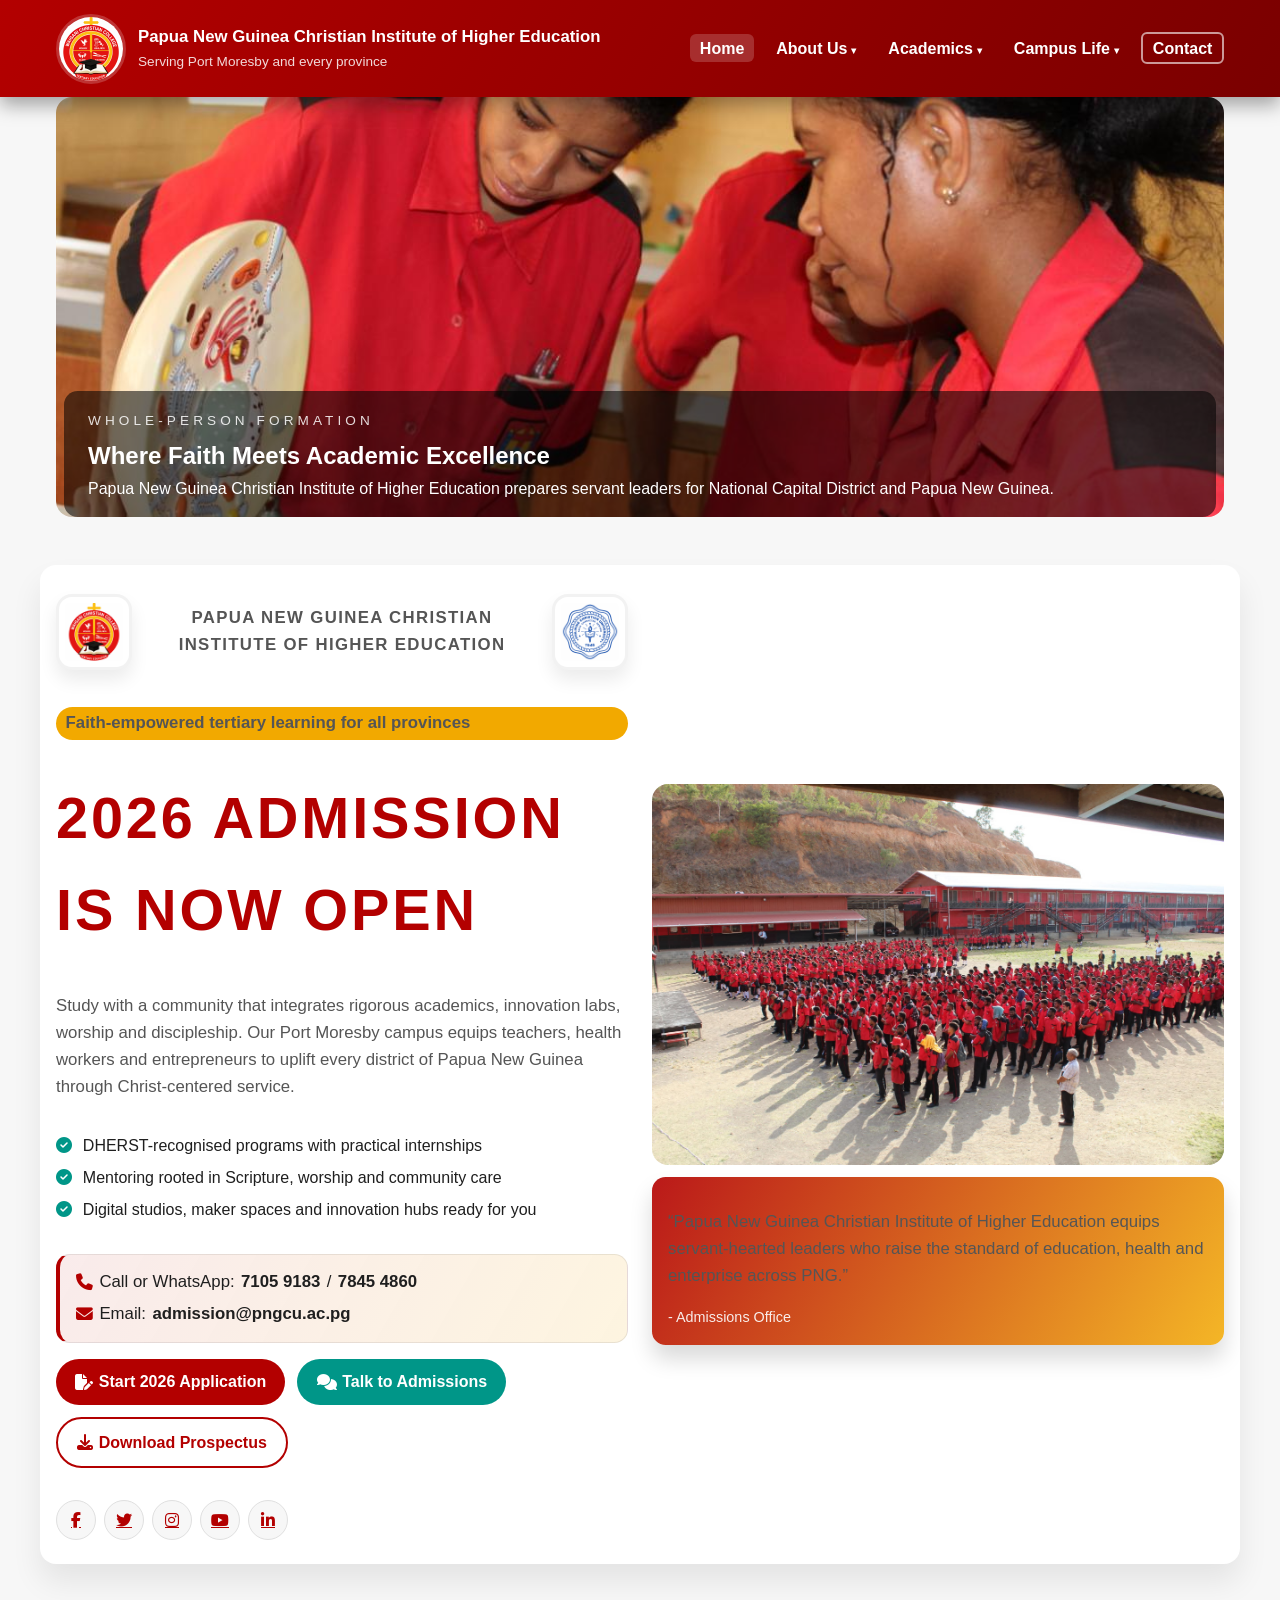
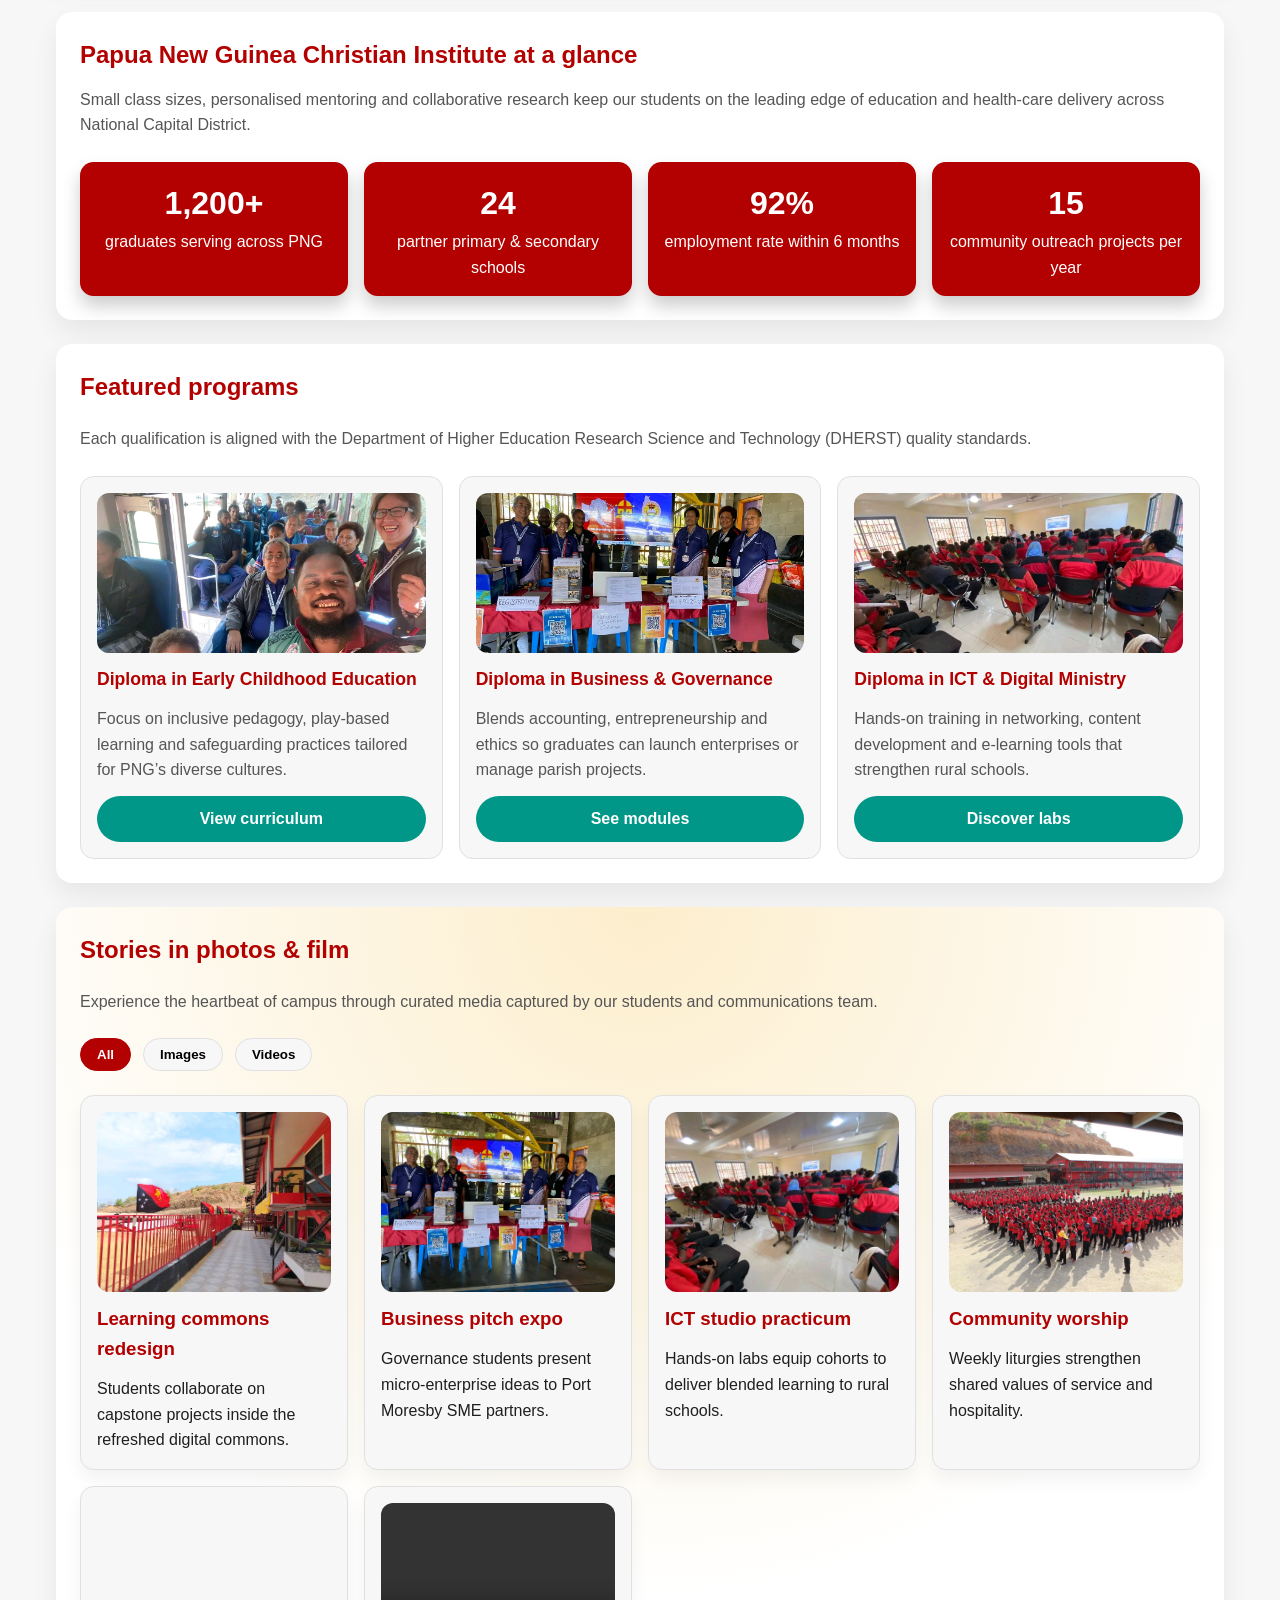
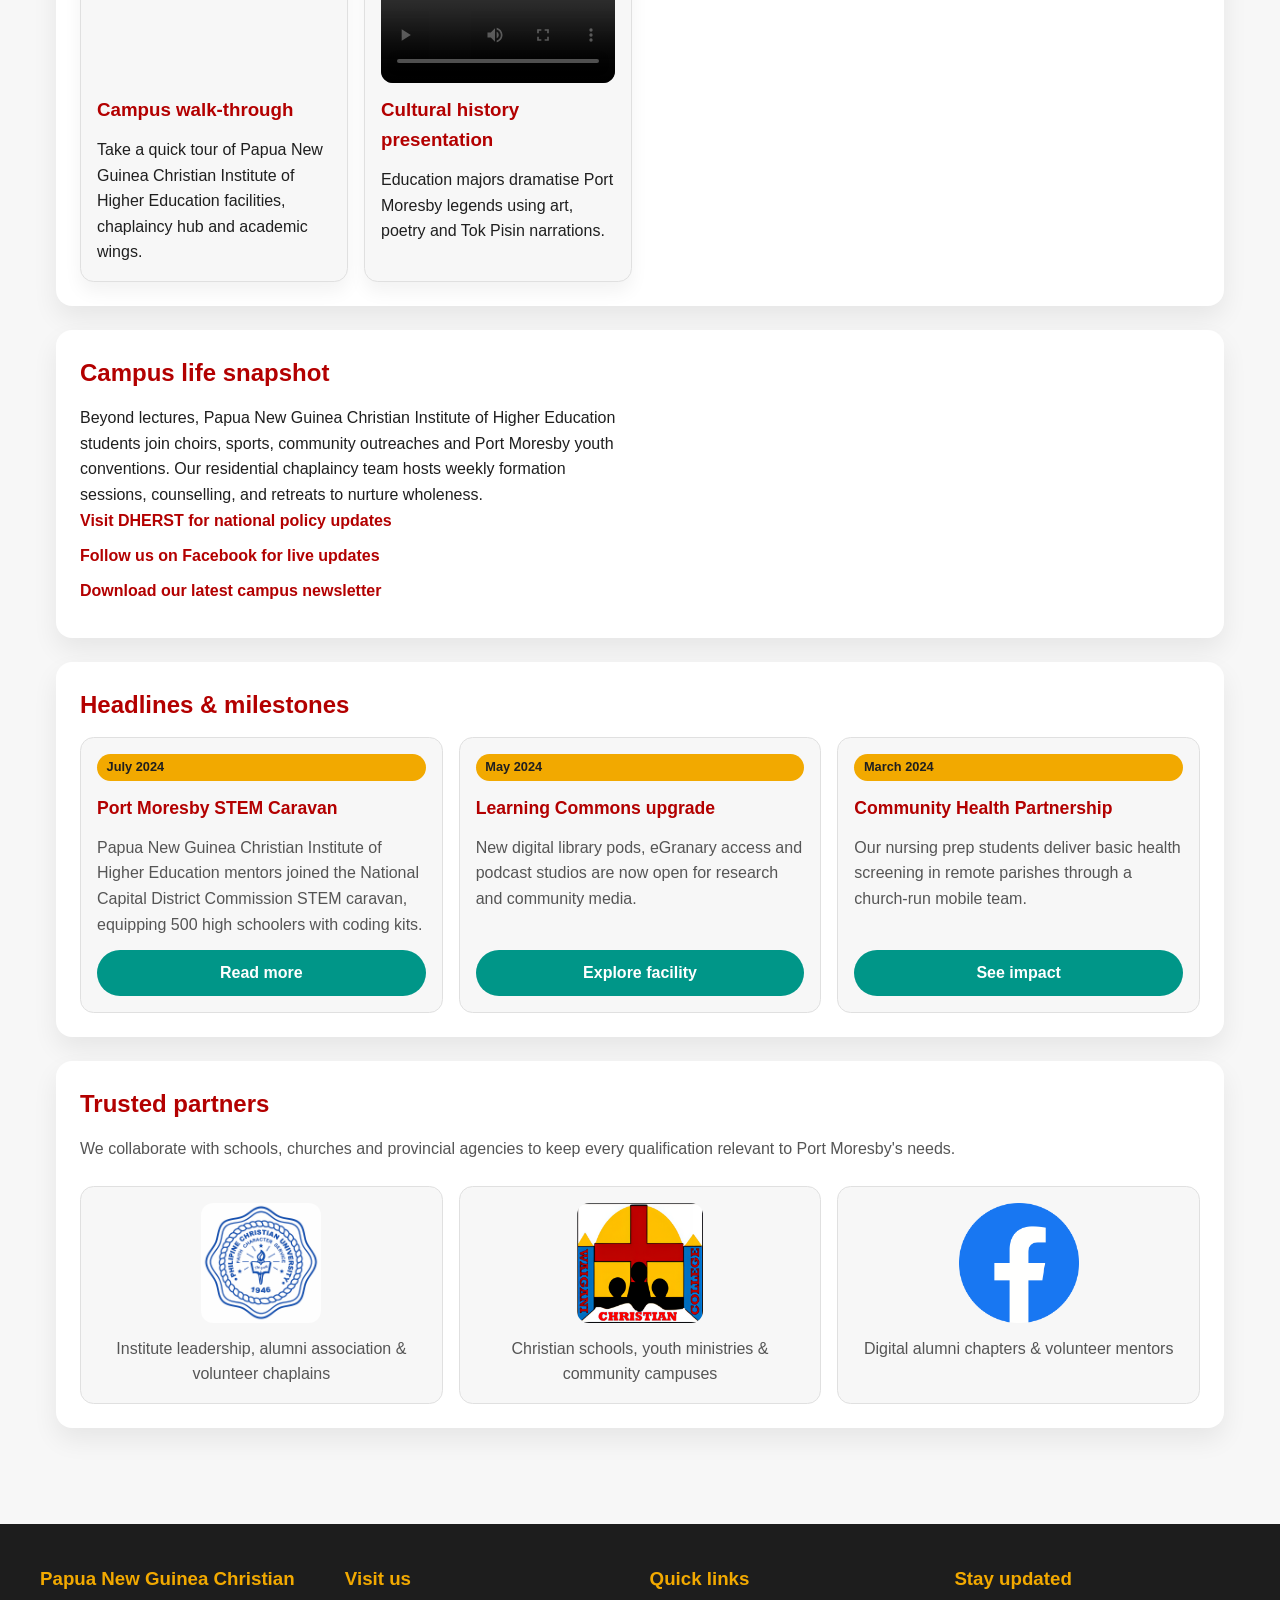
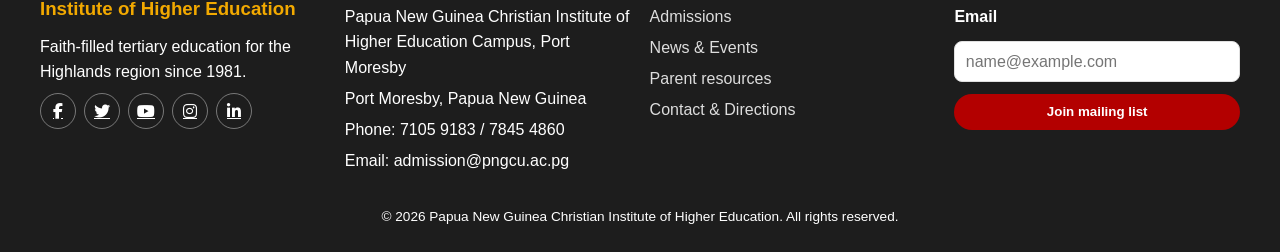
<file: index.html>
<!DOCTYPE html>
<html lang="en">
<head>
    <meta charset="utf-8" />
    <meta name="viewport" content="width=device-width, initial-scale=1" />
    <title>Papua New Guinea Christian Institute of Higher Education</title>
    <link rel="stylesheet" href="https://cdnjs.cloudflare.com/ajax/libs/font-awesome/6.4.0/css/all.min.css" crossorigin="anonymous" />
    <link rel="stylesheet" href="css/site.css" />
</head>
<body>
    <header class="site-header">
        <div class="header-content">
            <a class="logo-group" href="index.html">
                <img src="images/logo.png" alt="Papua New Guinea Christian Institute of Higher Education crest" />
                <div>
                    <p class="logo-title">Papua New Guinea Christian Institute of Higher Education</p>
                    <p class="logo-subtitle">Serving Port Moresby and every province</p>
                </div>
            </a>
            <button class="menu-toggle" aria-label="Toggle navigation" aria-expanded="false">
                <i class="fas fa-bars"></i>
            </button>
            <nav aria-label="Main navigation">
                <ul class="menu" id="main-menu">
                    <li><a href="index.html" class="active">Home</a></li>
                    <li class="has-submenu">
                        <a href="about.html">About Us</a>
                        <ul class="submenu">
                            <li><a href="about.html">Overview</a></li>
                            <li><a href="history.html">History</a></li>
                            <li><a href="director.html">Director's Message</a></li>
                            <li><a href="team.html">Our Team</a></li>
                            <li><a href="mission.html">Mission</a></li>
                            <li><a href="vision.html">Vision</a></li>
                            <li><a href="#stories">Images &amp; Videos</a></li>
                        </ul>
                    </li>
                    <li class="has-submenu">
                        <a href="programs.html">Academics</a>
                        <ul class="submenu">
                            <li><a href="programs.html">Programs</a></li>
                            <li><a href="admissions.html">Admissions</a></li>
                        </ul>
                    </li>
                    <li class="has-submenu">
                        <a href="facilities.html">Campus Life</a>
                        <ul class="submenu">
                            <li><a href="facilities.html">Facilities</a></li>
                            <li><a href="parents.html">Parents</a></li>
                            <li><a href="news-events.html">News & Events</a></li>
                        </ul>
                    </li>
                    <li><a href="contact.html" class="btn-link">Contact</a></li>
                </ul>
            </nav>
        </div>
    </header>

    <section class="slider" aria-label="Campus highlights">
        <div class="slides" id="slides">
            <img src="images/p1.jpg" alt="Students walking on the Papua New Guinea Christian Institute campus" class="active" />
            <img src="images/stdcon1.jpg" alt="Student convention hosted at the Papua New Guinea Christian Institute of Higher Education" />
            <img src="images/facility1.jpg" alt="Modern classroom block" />
        </div>
        <div class="slide-overlay">
            <p class="slide-kicker">Whole-person formation</p>
            <h2 id="slideTitle">Faith-driven excellence</h2>
            <p id="slideText">Preparing servant-hearted leaders for Port Moresby, the Highlands region and beyond.</p>
        </div>
    </section>

    <section class="hero">
        <div class="hero-message">
            <div class="hero-crests" aria-label="Institute crests">
                <img src="images/logo.png" alt="Papua New Guinea Christian Institute crest" />
                <p class="hero-crests-text">Papua New Guinea Christian Institute of Higher Education</p>
                <img src="images/logo1.png" alt="Papua New Guinea Christian Institute partner crest" />
            </div>
            <p class="badge">Faith-empowered tertiary learning for all provinces</p>
            <h1 class="hero-intake-title">2026 Admission Is Now Open</h1>
            <p>
                Study with a community that integrates rigorous academics, innovation labs, worship and discipleship. Our Port Moresby campus equips teachers, health workers and entrepreneurs to uplift every district of Papua New Guinea through Christ-centered service.
            </p>
            <ul class="hero-highlights">
                <li><i class="fas fa-check-circle" aria-hidden="true"></i> DHERST-recognised programs with practical internships</li>
                <li><i class="fas fa-check-circle" aria-hidden="true"></i> Mentoring rooted in Scripture, worship and community care</li>
                <li><i class="fas fa-check-circle" aria-hidden="true"></i> Digital studios, maker spaces and innovation hubs ready for you</li>
            </ul>
            <div class="hero-contact">
                <p><i class="fas fa-phone"></i> Call or WhatsApp: <strong>7105 9183</strong> / <strong>7845 4860</strong></p>
                <p><i class="fas fa-envelope"></i> Email: <strong>admission@pngcu.ac.pg</strong></p>
            </div>
            <div class="cta-group">
                <a href="admissions.html" class="btn"><i class="fas fa-file-pen"></i> Start 2026 Application</a>
                <a href="contact.html" class="btn secondary"><i class="fas fa-comments"></i> Talk to Admissions</a>
                <a href="documents/PNGC-program-handbook.pdf" class="btn ghost"><i class="fas fa-download"></i> Download Prospectus</a>
            </div>
            <div class="hero-social" aria-label="Social media">
                <a href="https://www.facebook.com/PNGCIHE" target="_blank" rel="noopener" aria-label="Facebook"><i class="fab fa-facebook-f"></i></a>
                <a href="https://twitter.com" target="_blank" rel="noopener" aria-label="Twitter"><i class="fab fa-twitter"></i></a>
                <a href="https://www.instagram.com" target="_blank" rel="noopener" aria-label="Instagram"><i class="fab fa-instagram"></i></a>
                <a href="https://www.youtube.com" target="_blank" rel="noopener" aria-label="YouTube"><i class="fab fa-youtube"></i></a>
                <a href="https://www.linkedin.com" target="_blank" rel="noopener" aria-label="LinkedIn"><i class="fab fa-linkedin-in"></i></a>
            </div>
        </div>
        <div class="hero-media">
            <img src="images/12stdsassembly.jpg" alt="Assembly of Papua New Guinea Christian Institute students" />
            <div class="hero-media-card">
                <p>“Papua New Guinea Christian Institute of Higher Education equips servant-hearted leaders who raise the standard of education, health and enterprise across PNG.”</p>
                <span>- Admissions Office</span>
            </div>
        </div>
    </section>

    <main>
        <section class="content-section">
            <h2 class="section-title">Papua New Guinea Christian Institute at a glance</h2>
            <p class="section-lead">Small class sizes, personalised mentoring and collaborative research keep our students on the leading edge of education and health-care delivery across National Capital District.</p>
            <div class="stats-grid">
                <div class="stat">
                    <strong>1,200+</strong>
                    <span>graduates serving across PNG</span>
                </div>
                <div class="stat">
                    <strong>24</strong>
                    <span>partner primary & secondary schools</span>
                </div>
                <div class="stat">
                    <strong>92%</strong>
                    <span>employment rate within 6 months</span>
                </div>
                <div class="stat">
                    <strong>15</strong>
                    <span>community outreach projects per year</span>
                </div>
            </div>
        </section>

        <section class="content-section">
            <div class="section-header">
                <h2 class="section-title">Featured programs</h2>
                <p class="section-lead">Each qualification is aligned with the Department of Higher Education Research Science and Technology (DHERST) quality standards.</p>
            </div>
            <div class="card-grid">
                <article class="card">
                    <img src="images/earlychildhood.jpg" alt="Early childhood classroom" />
                    <h3>Diploma in Early Childhood Education</h3>
                    <p>Focus on inclusive pedagogy, play-based learning and safeguarding practices tailored for PNG’s diverse cultures.</p>
                    <a href="programs.html" class="btn secondary">View curriculum</a>
                </article>
                <article class="card">
                    <img src="images/carexpo2.jpg" alt="Students presenting a business project" />
                    <h3>Diploma in Business & Governance</h3>
                    <p>Blends accounting, entrepreneurship and ethics so graduates can launch enterprises or manage parish projects.</p>
                    <a href="programs.html" class="btn secondary">See modules</a>
                </article>
                <article class="card">
                    <img src="images/stdcon2.jpg" alt="Students in computer lab" />
                    <h3>Diploma in ICT & Digital Ministry</h3>
                    <p>Hands-on training in networking, content development and e-learning tools that strengthen rural schools.</p>
                    <a href="programs.html" class="btn secondary">Discover labs</a>
                </article>
            </div>
        </section>

        <section class="content-section spotlight" id="stories">
            <div class="section-header">
                <h2 class="section-title">Stories in photos &amp; film</h2>
                <p class="section-lead">Experience the heartbeat of campus through curated media captured by our students and communications team.</p>
            </div>
            <div class="filter-tabs" role="tablist" aria-label="Showcase filters">
                <button class="tab active" data-filter="all" aria-pressed="true">All</button>
                <button class="tab" data-filter="image">Images</button>
                <button class="tab" data-filter="video">Videos</button>
            </div>
            <div class="showcase-grid" id="showcase-grid" aria-live="polite"></div>
        </section>

        <section class="content-section">
            <div class="media-grid">
                <div>
                    <h2 class="section-title">Campus life snapshot</h2>
                    <p>
                        Beyond lectures, Papua New Guinea Christian Institute of Higher Education students join choirs, sports, community outreaches and Port Moresby youth conventions. Our residential
                        chaplaincy team hosts weekly formation sessions, counselling, and retreats to nurture wholeness.
                    </p>
                    <ul class="resource-list">
                        <li><a href="https://www.dherst.gov.pg/" target="_blank" rel="noopener">Visit DHERST for national policy updates</a></li>
                        <li><a href="https://www.facebook.com/PNGCIHE" target="_blank" rel="noopener">Follow us on Facebook for live updates</a></li>
                        <li><a href="news-events.html">Download our latest campus newsletter</a></li>
                    </ul>
                </div>
                <iframe src="https://www.youtube.com/embed/ysz5S6PUM-U" title="Papua New Guinea Christian Institute campus video" allowfullscreen></iframe>
            </div>
        </section>

        <section class="content-section">
            <h2 class="section-title">Headlines & milestones</h2>
            <div class="card-grid">
                <article class="card">
                    <span class="badge">July 2024</span>
                    <h3>Port Moresby STEM Caravan</h3>
                    <p>Papua New Guinea Christian Institute of Higher Education mentors joined the National Capital District Commission STEM caravan, equipping 500 high schoolers with coding kits.</p>
                    <a href="news-events.html" class="btn secondary">Read more</a>
                </article>
                <article class="card">
                    <span class="badge">May 2024</span>
                    <h3>Learning Commons upgrade</h3>
                    <p>New digital library pods, eGranary access and podcast studios are now open for research and community media.</p>
                    <a href="facilities.html" class="btn secondary">Explore facility</a>
                </article>
                <article class="card">
                    <span class="badge">March 2024</span>
                    <h3>Community Health Partnership</h3>
                    <p>Our nursing prep students deliver basic health screening in remote parishes through a church-run mobile team.</p>
                    <a href="news-events.html" class="btn secondary">See impact</a>
                </article>
            </div>
        </section>

        <section class="content-section">
            <h2 class="section-title">Trusted partners</h2>
            <p class="section-lead">We collaborate with schools, churches and provincial agencies to keep every qualification relevant to Port Moresby's needs.</p>
            <div class="card-grid">
                <div class="card" style="align-items:center;text-align:center;">
                    <img src="images/logo1.png" alt="Papua New Guinea Christian Institute crest" style="height:120px;object-fit:contain;" />
                    <p>Institute leadership, alumni association & volunteer chaplains</p>
                </div>
                <div class="card" style="align-items:center;text-align:center;">
                    <img src="images/WCC-LOGO.png" alt="Papua New Guinea church and community partners" style="height:120px;object-fit:contain;" />
                    <p>Christian schools, youth ministries & community campuses</p>
                </div>
                <div class="card" style="align-items:center;text-align:center;">
                    <img src="images/facebook-logo-2019.png" alt="Facebook" style="height:120px;object-fit:contain;" />
                    <p>Digital alumni chapters & volunteer mentors</p>
                </div>
            </div>
        </section>
    </main>

    <footer class="site-footer">
        <div class="footer-grid">
            <div>
                <h3>Papua New Guinea Christian Institute of Higher Education</h3>
                <p>Faith-filled tertiary education for the Highlands region since 1981.</p>
                <div class="social-links">
                    <a href="https://www.facebook.com/PNGCIHE" target="_blank" rel="noopener" aria-label="Facebook"><i class="fab fa-facebook-f"></i></a>
                    <a href="https://twitter.com" target="_blank" rel="noopener" aria-label="Twitter"><i class="fab fa-twitter"></i></a>
                    <a href="https://www.youtube.com" target="_blank" rel="noopener" aria-label="YouTube"><i class="fab fa-youtube"></i></a>
                    <a href="https://www.instagram.com" target="_blank" rel="noopener" aria-label="Instagram"><i class="fab fa-instagram"></i></a>
                    <a href="https://www.linkedin.com" target="_blank" rel="noopener" aria-label="LinkedIn"><i class="fab fa-linkedin-in"></i></a>
                </div>
            </div>
            <div>
                <h3>Visit us</h3>
                <ul class="footer-links">
                    <li>Papua New Guinea Christian Institute of Higher Education Campus, Port Moresby</li>
                    <li>Port Moresby, Papua New Guinea</li>
                    <li>Phone: 7105 9183 / 7845 4860</li>
                    <li>Email: admission@pngcu.ac.pg</li>
                </ul>
            </div>
            <div>
                <h3>Quick links</h3>
                <ul class="footer-links">
                    <li><a href="admissions.html">Admissions</a></li>
                    <li><a href="news-events.html">News & Events</a></li>
                    <li><a href="parents.html">Parent resources</a></li>
                    <li><a href="contact.html">Contact & Directions</a></li>
                </ul>
            </div>
            <div>
                <h3>Stay updated</h3>
                <form class="newsletter-form">
                    <label for="newsletter-email">Email</label>
                    <input type="email" id="newsletter-email" placeholder="name@example.com" required />
                    <button type="submit">Join mailing list</button>
                </form>
            </div>
        </div>
        <div class="footer-bottom">
            <p>&copy; <span id="year"></span> Papua New Guinea Christian Institute of Higher Education. All rights reserved.</p>
        </div>
    </footer>
    <script src="js/script.js"></script>
</body>
</html>
</file>
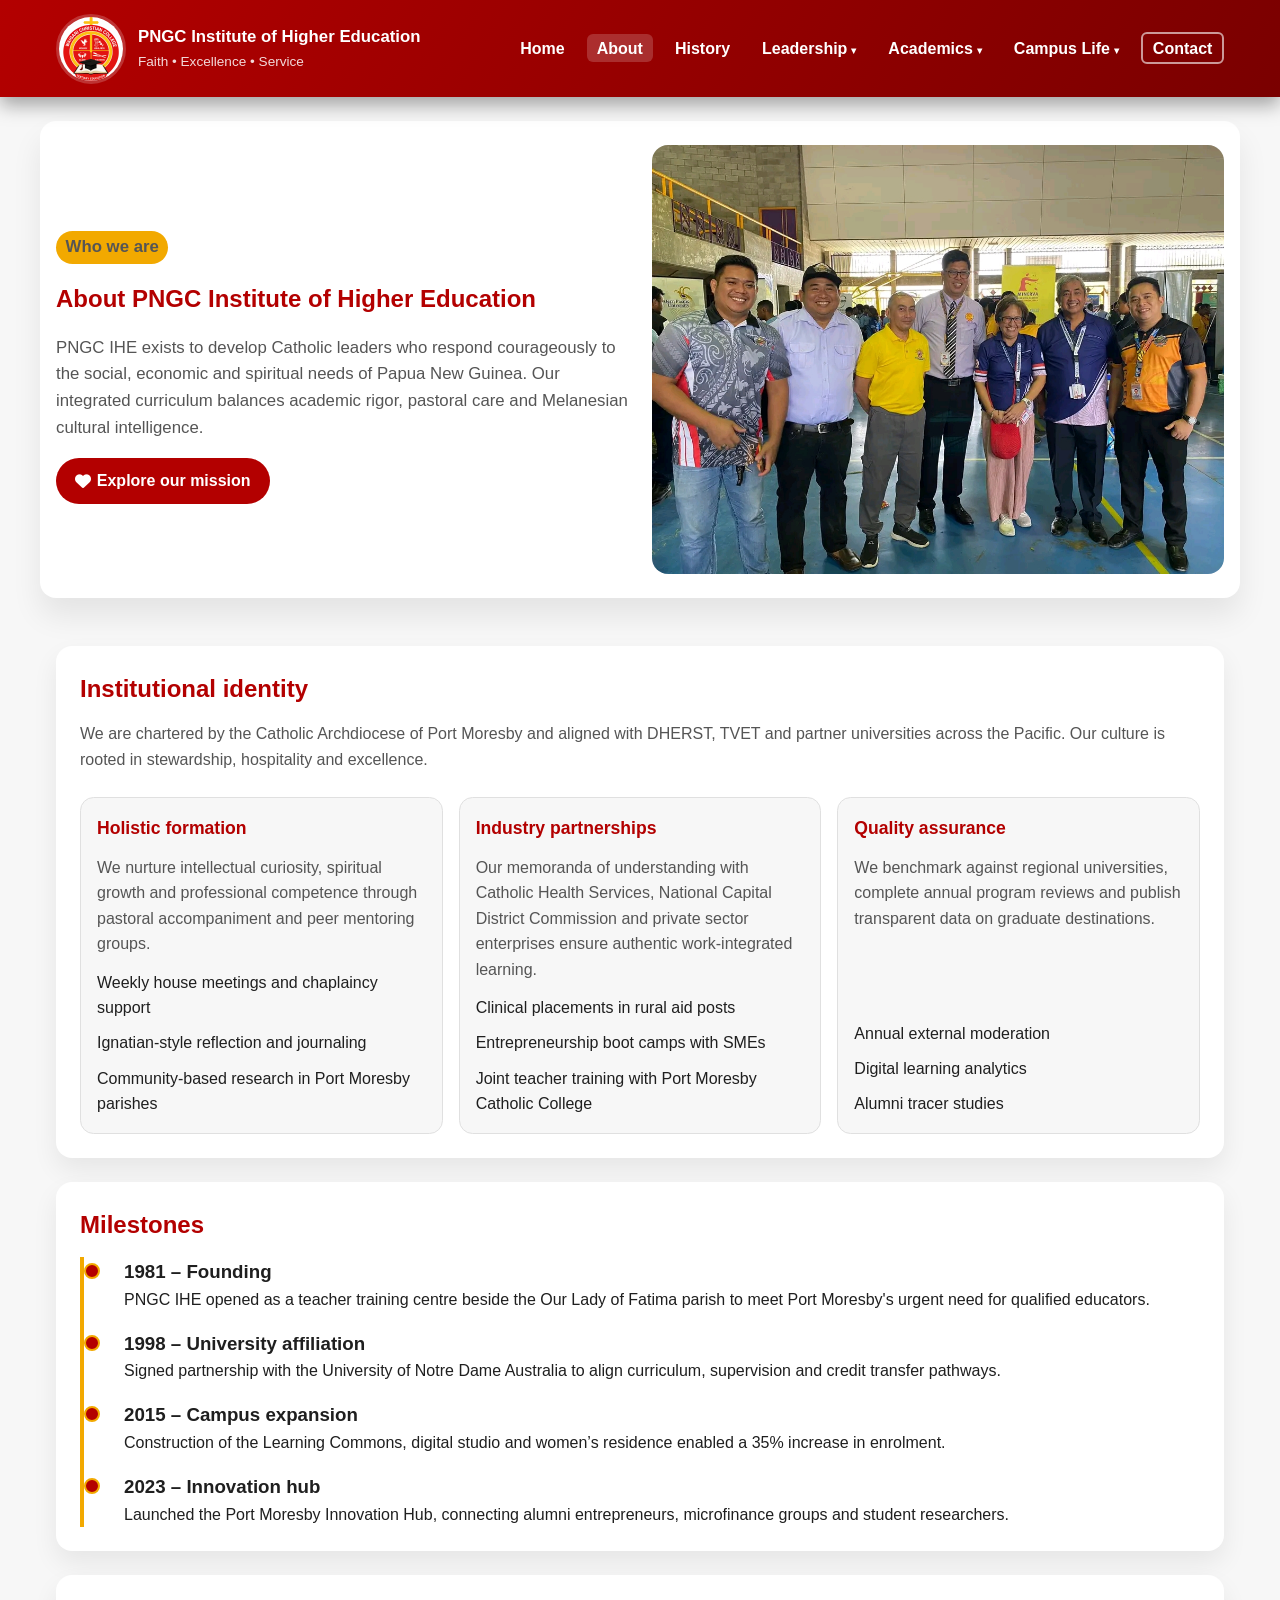
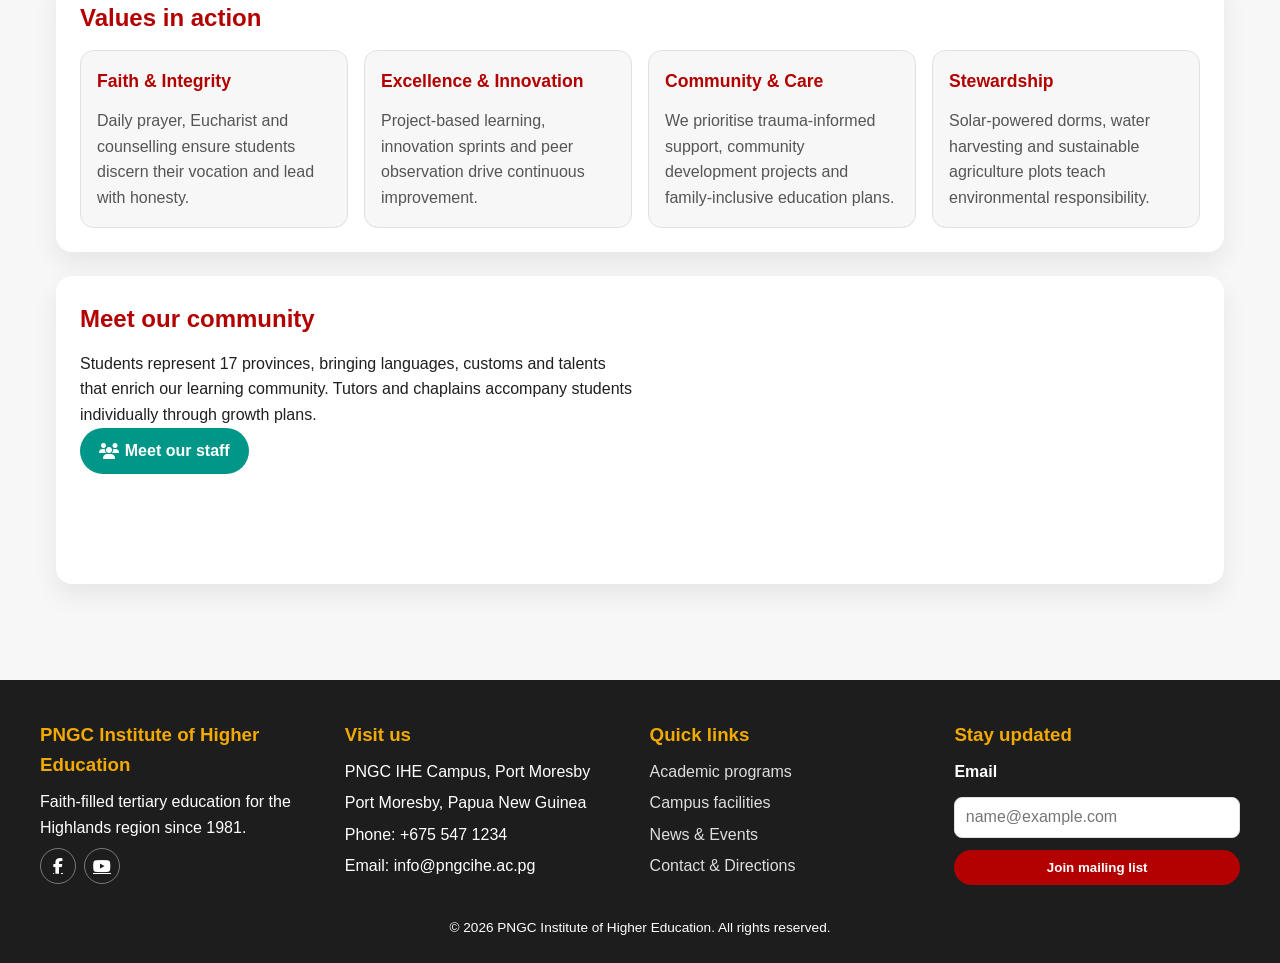
<file: about.html>
<!DOCTYPE html>
<html lang="en">
<head>
    <meta charset="utf-8" />
    <meta name="viewport" content="width=device-width, initial-scale=1" />
    <title>About PNGC Institute of Higher Education</title>
    <link rel="stylesheet" href="https://cdnjs.cloudflare.com/ajax/libs/font-awesome/6.4.0/css/all.min.css" crossorigin="anonymous" />
    <link rel="stylesheet" href="css/site.css" />
</head>
<body>
    <header class="site-header">
        <div class="header-content">
            <a class="logo-group" href="index.html">
                <img src="images/logo.png" alt="PNGC IHE crest" />
                <div>
                    <p class="logo-title">PNGC Institute of Higher Education</p>
                    <p class="logo-subtitle">Faith • Excellence • Service</p>
                </div>
            </a>
            <button class="menu-toggle" aria-label="Toggle navigation" aria-expanded="false">
                <i class="fas fa-bars"></i>
            </button>
            <nav aria-label="Main navigation">
                <ul class="menu" id="main-menu">
                    <li><a href="index.html">Home</a></li>
                    <li><a href="about.html" class="active">About</a></li>
                    <li><a href="history.html">History</a></li>
                    <li class="has-submenu">
                        <a href="director.html">Leadership</a>
                        <ul class="submenu">
                            <li><a href="director.html">Director</a></li>
                            <li><a href="team.html">Team</a></li>
                        </ul>
                    </li>
                    <li class="has-submenu">
                        <a href="programs.html">Academics</a>
                        <ul class="submenu">
                            <li><a href="programs.html">Programs</a></li>
                            <li><a href="admissions.html">Admissions</a></li>
                            <li><a href="mission.html">Mission & Values</a></li>
                            <li><a href="vision.html">Vision 2030</a></li>
                        </ul>
                    </li>
                    <li class="has-submenu">
                        <a href="facilities.html">Campus Life</a>
                        <ul class="submenu">
                            <li><a href="facilities.html">Facilities</a></li>
                            <li><a href="parents.html">Parents</a></li>
                            <li><a href="news-events.html">News & Events</a></li>
                        </ul>
                    </li>
                    <li><a href="contact.html" class="btn-link">Contact</a></li>
                </ul>
            </nav>
        </div>
    </header>

    <section class="hero">
        <div>
            <p class="badge">Who we are</p>
            <h1>About PNGC Institute of Higher Education</h1>
            <p>PNGC IHE exists to develop Catholic leaders who respond courageously to the social, economic and spiritual needs of Papua New Guinea. Our integrated curriculum balances academic rigor, pastoral care and Melanesian cultural intelligence.</p>
            <a href="mission.html" class="btn"><i class="fas fa-heart"></i> Explore our mission</a>
        </div>
        <img src="images/carexpo3.jpg" alt="Students presenting a project" />
    </section>

    <main>
        <section class="content-section">
            <h2 class="section-title">Institutional identity</h2>
            <p class="section-lead">We are chartered by the Catholic Archdiocese of Port Moresby and aligned with DHERST, TVET and partner universities across the Pacific. Our culture is rooted in stewardship, hospitality and excellence.</p>
            <div class="card-grid">
                <article class="card">
                    <h3>Holistic formation</h3>
                    <p>We nurture intellectual curiosity, spiritual growth and professional competence through pastoral accompaniment and peer mentoring groups.</p>
                    <ul class="resource-list">
                        <li>Weekly house meetings and chaplaincy support</li>
                        <li>Ignatian-style reflection and journaling</li>
                        <li>Community-based research in Port Moresby parishes</li>
                    </ul>
                </article>
                <article class="card">
                    <h3>Industry partnerships</h3>
                    <p>Our memoranda of understanding with Catholic Health Services, National Capital District Commission and private sector enterprises ensure authentic work-integrated learning.</p>
                    <ul class="resource-list">
                        <li>Clinical placements in rural aid posts</li>
                        <li>Entrepreneurship boot camps with SMEs</li>
                        <li>Joint teacher training with Port Moresby Catholic College</li>
                    </ul>
                </article>
                <article class="card">
                    <h3>Quality assurance</h3>
                    <p>We benchmark against regional universities, complete annual program reviews and publish transparent data on graduate destinations.</p>
                    <ul class="resource-list">
                        <li>Annual external moderation</li>
                        <li>Digital learning analytics</li>
                        <li>Alumni tracer studies</li>
                    </ul>
                </article>
            </div>
        </section>

        <section class="content-section">
            <h2 class="section-title">Milestones</h2>
            <div class="timeline">
                <div class="timeline-item">
                    <h3>1981 – Founding</h3>
                    <p>PNGC IHE opened as a teacher training centre beside the Our Lady of Fatima parish to meet Port Moresby's urgent need for qualified educators.</p>
                </div>
                <div class="timeline-item">
                    <h3>1998 – University affiliation</h3>
                    <p>Signed partnership with the University of Notre Dame Australia to align curriculum, supervision and credit transfer pathways.</p>
                </div>
                <div class="timeline-item">
                    <h3>2015 – Campus expansion</h3>
                    <p>Construction of the Learning Commons, digital studio and women’s residence enabled a 35% increase in enrolment.</p>
                </div>
                <div class="timeline-item">
                    <h3>2023 – Innovation hub</h3>
                    <p>Launched the Port Moresby Innovation Hub, connecting alumni entrepreneurs, microfinance groups and student researchers.</p>
                </div>
            </div>
        </section>

        <section class="content-section">
            <h2 class="section-title">Values in action</h2>
            <div class="card-grid">
                <article class="card">
                    <h3>Faith & Integrity</h3>
                    <p>Daily prayer, Eucharist and counselling ensure students discern their vocation and lead with honesty.</p>
                </article>
                <article class="card">
                    <h3>Excellence & Innovation</h3>
                    <p>Project-based learning, innovation sprints and peer observation drive continuous improvement.</p>
                </article>
                <article class="card">
                    <h3>Community & Care</h3>
                    <p>We prioritise trauma-informed support, community development projects and family-inclusive education plans.</p>
                </article>
                <article class="card">
                    <h3>Stewardship</h3>
                    <p>Solar-powered dorms, water harvesting and sustainable agriculture plots teach environmental responsibility.</p>
                </article>
            </div>
        </section>

        <section class="content-section">
            <div class="media-grid">
                <div>
                    <h2 class="section-title">Meet our community</h2>
                    <p>Students represent 17 provinces, bringing languages, customs and talents that enrich our learning community. Tutors and chaplains accompany students individually through growth plans.</p>
                    <a href="team.html" class="btn secondary"><i class="fas fa-users"></i> Meet our staff</a>
                </div>
                <iframe src="https://www.youtube.com/embed/dQw4w9WgXcQ" title="Community spotlight" allowfullscreen></iframe>
            </div>
        </section>
    </main>

    <footer class="site-footer">
        <div class="footer-grid">
            <div>
                <h3>PNGC Institute of Higher Education</h3>
                <p>Faith-filled tertiary education for the Highlands region since 1981.</p>
                <div class="social-links">
                    <a href="https://www.facebook.com/PNGCIHE" target="_blank" rel="noopener" aria-label="Facebook"><i class="fab fa-facebook-f"></i></a>
                    <a href="https://www.youtube.com" target="_blank" rel="noopener" aria-label="YouTube"><i class="fab fa-youtube"></i></a>
                </div>
            </div>
            <div>
                <h3>Visit us</h3>
                <ul class="footer-links">
                    <li>PNGC IHE Campus, Port Moresby</li>
                    <li>Port Moresby, Papua New Guinea</li>
                    <li>Phone: +675 547 1234</li>
                    <li>Email: info@pngcihe.ac.pg</li>
                </ul>
            </div>
            <div>
                <h3>Quick links</h3>
                <ul class="footer-links">
                    <li><a href="programs.html">Academic programs</a></li>
                    <li><a href="facilities.html">Campus facilities</a></li>
                    <li><a href="news-events.html">News & Events</a></li>
                    <li><a href="contact.html">Contact & Directions</a></li>
                </ul>
            </div>
            <div>
                <h3>Stay updated</h3>
                <form class="newsletter-form">
                    <label for="newsletter-email-about">Email</label>
                    <input type="email" id="newsletter-email-about" placeholder="name@example.com" required />
                    <button type="submit">Join mailing list</button>
                </form>
            </div>
        </div>
        <div class="footer-bottom">
            <p>&copy; <span id="year"></span> PNGC Institute of Higher Education. All rights reserved.</p>
        </div>
    </footer>
    <script src="js/script.js"></script>
</body>
</html>
</file>
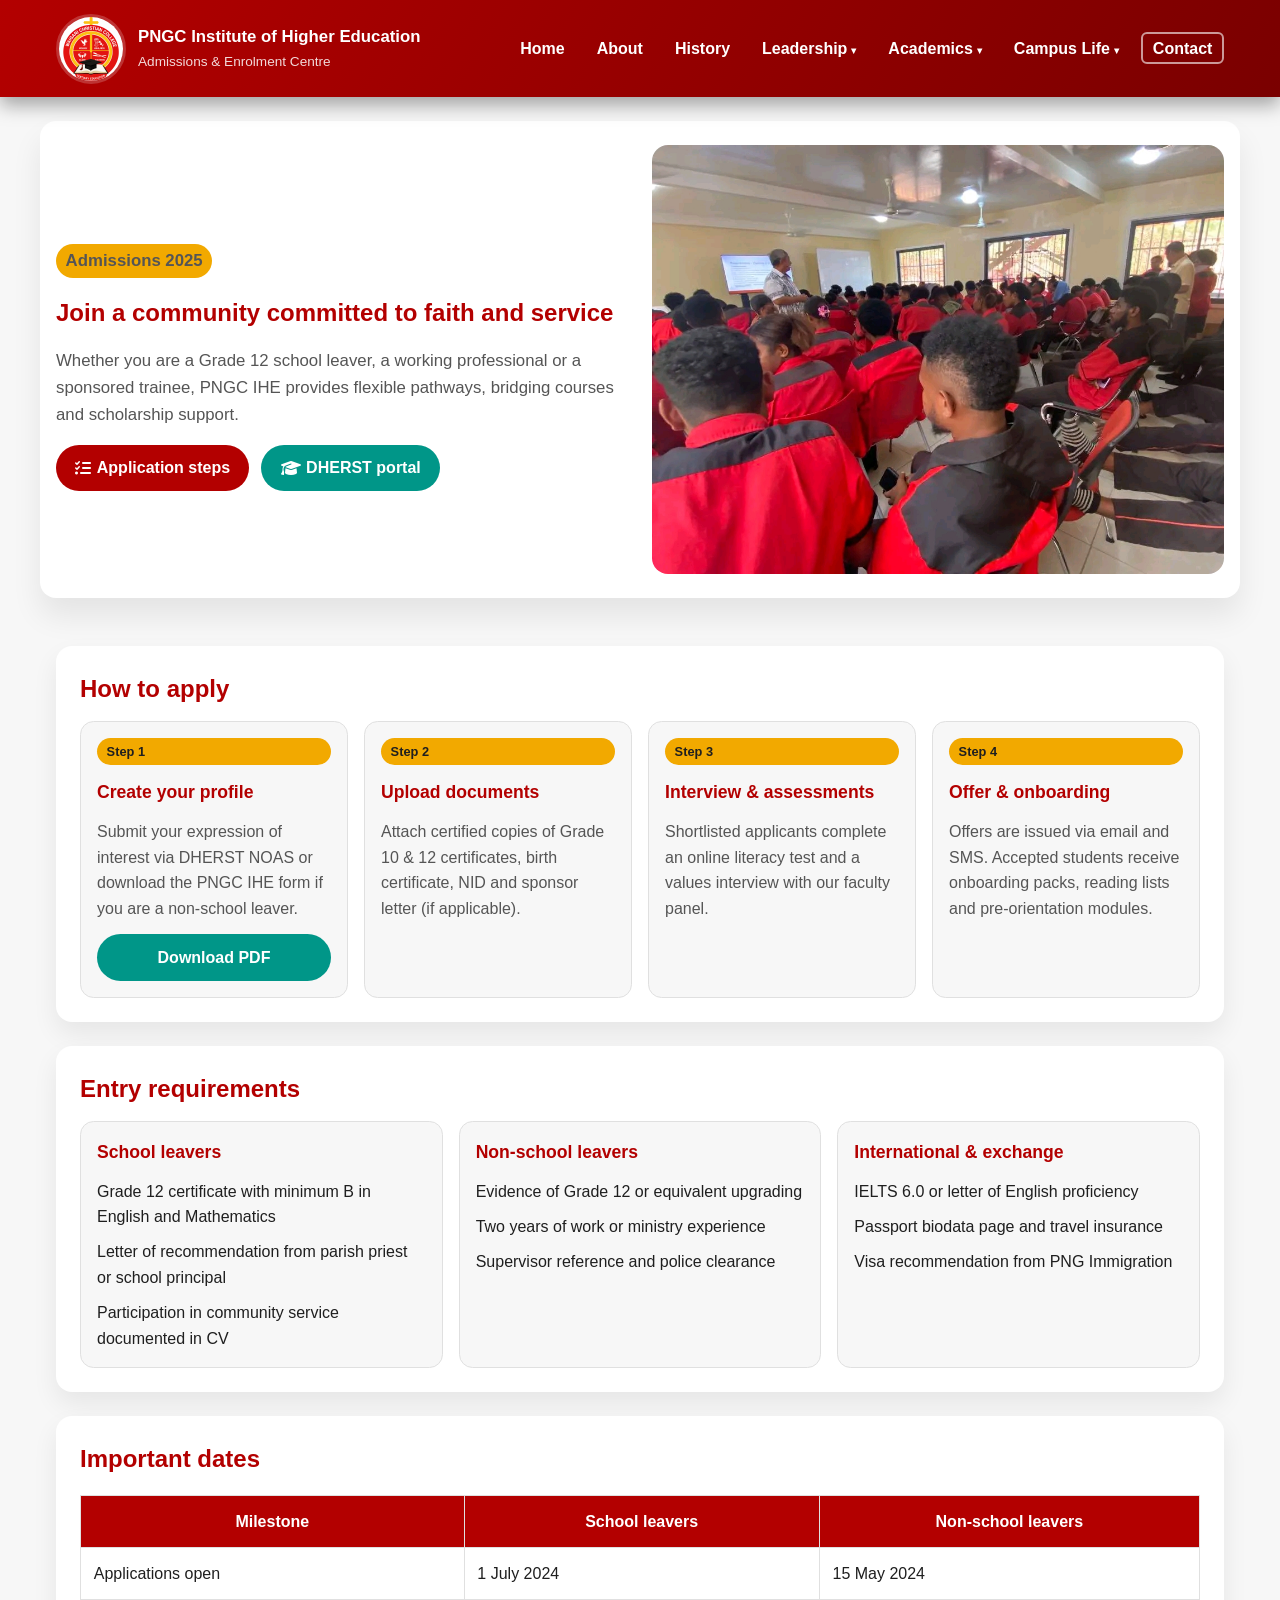
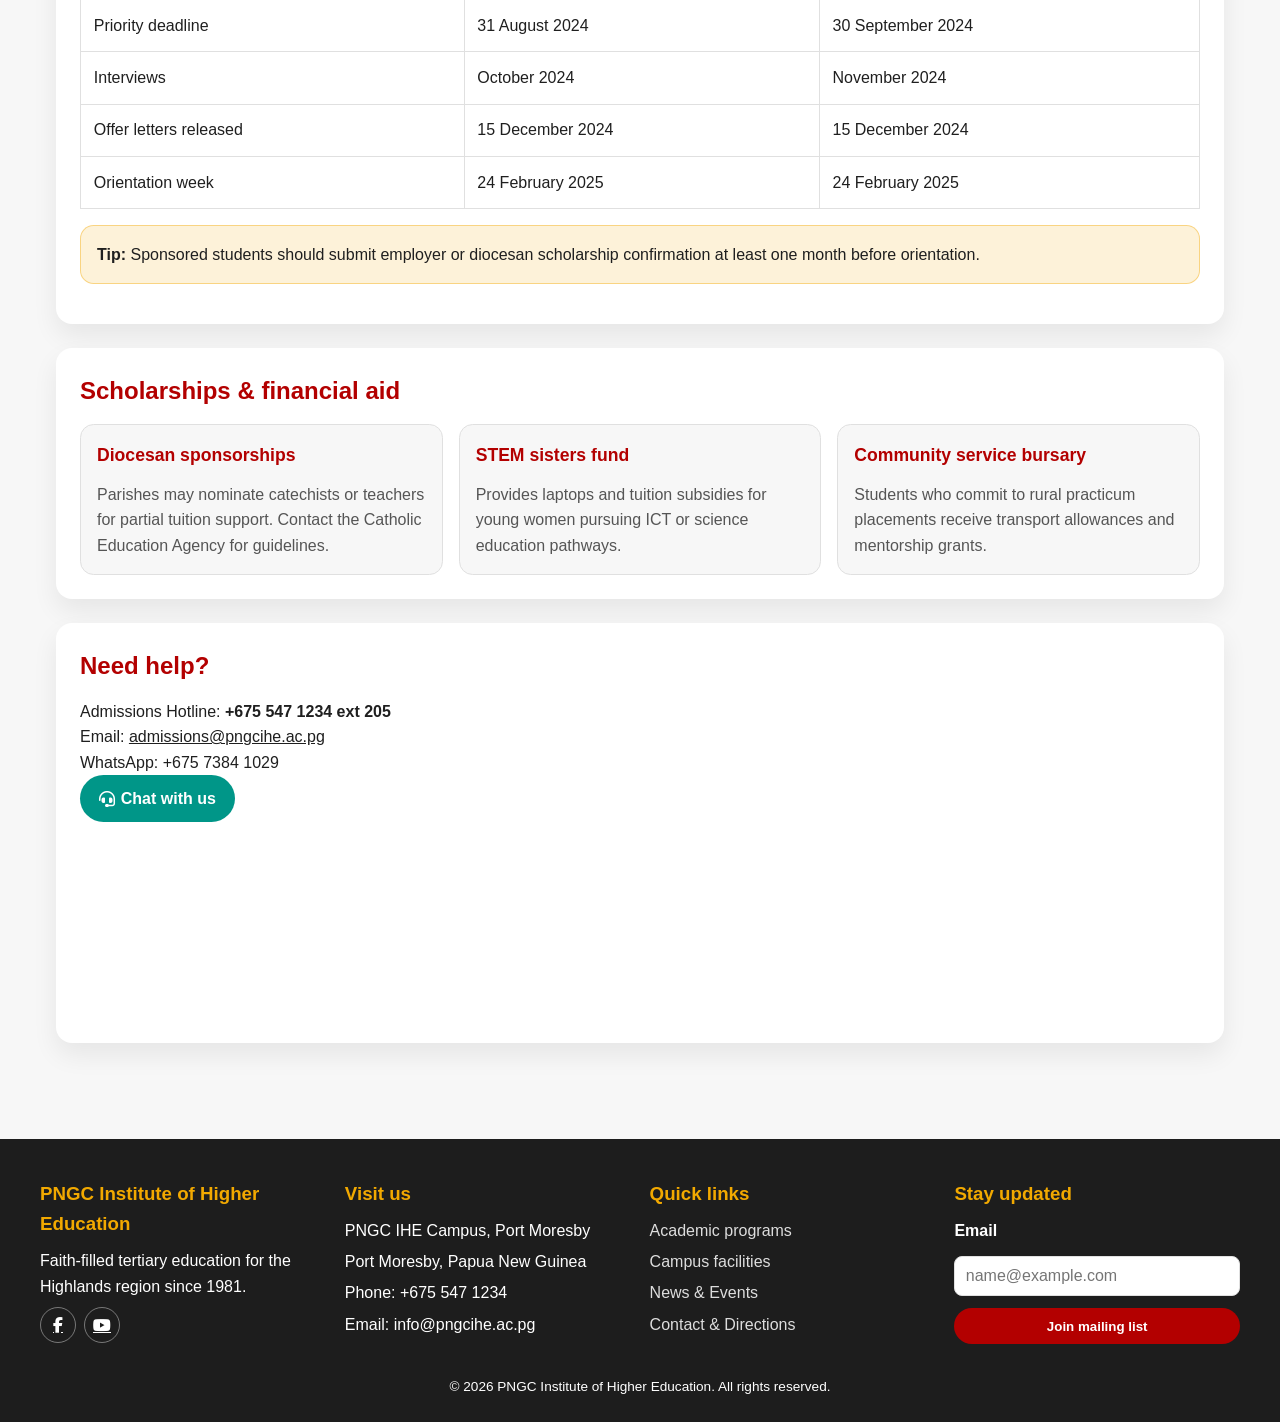
<file: admissions.html>
<!DOCTYPE html>
<html lang="en">
<head>
    <meta charset="utf-8" />
    <meta name="viewport" content="width=device-width, initial-scale=1" />
    <title>Admissions | PNGC Institute of Higher Education</title>
    <link rel="stylesheet" href="https://cdnjs.cloudflare.com/ajax/libs/font-awesome/6.4.0/css/all.min.css" crossorigin="anonymous" />
    <link rel="stylesheet" href="css/site.css" />
</head>
<body>
    <header class="site-header">
        <div class="header-content">
            <a class="logo-group" href="index.html">
                <img src="images/logo.png" alt="PNGC IHE crest" />
                <div>
                    <p class="logo-title">PNGC Institute of Higher Education</p>
                    <p class="logo-subtitle">Admissions & Enrolment Centre</p>
                </div>
            </a>
            <button class="menu-toggle" aria-label="Toggle navigation" aria-expanded="false">
                <i class="fas fa-bars"></i>
            </button>
            <nav aria-label="Main navigation">
                <ul class="menu" id="main-menu">
                    <li><a href="index.html">Home</a></li>
                    <li><a href="about.html">About</a></li>
                    <li><a href="history.html">History</a></li>
                    <li class="has-submenu">
                        <a href="director.html">Leadership</a>
                        <ul class="submenu">
                            <li><a href="director.html">Director</a></li>
                            <li><a href="team.html">Team</a></li>
                        </ul>
                    </li>
                    <li class="has-submenu">
                        <a href="programs.html">Academics</a>
                        <ul class="submenu">
                            <li><a href="programs.html">Programs</a></li>
                            <li><a href="admissions.html" class="active">Admissions</a></li>
                            <li><a href="mission.html">Mission & Values</a></li>
                            <li><a href="vision.html">Vision 2030</a></li>
                        </ul>
                    </li>
                    <li class="has-submenu">
                        <a href="facilities.html">Campus Life</a>
                        <ul class="submenu">
                            <li><a href="facilities.html">Facilities</a></li>
                            <li><a href="parents.html">Parents</a></li>
                            <li><a href="news-events.html">News & Events</a></li>
                        </ul>
                    </li>
                    <li><a href="contact.html" class="btn-link">Contact</a></li>
                </ul>
            </nav>
        </div>
    </header>

    <section class="hero">
        <div>
            <p class="badge">Admissions 2025</p>
            <h1>Join a community committed to faith and service</h1>
            <p>Whether you are a Grade 12 school leaver, a working professional or a sponsored trainee, PNGC IHE provides flexible pathways, bridging courses and scholarship support.</p>
            <div class="cta-group">
                <a href="#steps" class="btn"><i class="fas fa-list-check"></i> Application steps</a>
                <a href="https://www.dherst.gov.pg/students" target="_blank" rel="noopener" class="btn secondary"><i class="fas fa-graduation-cap"></i> DHERST portal</a>
            </div>
        </div>
        <img src="images/stdcon3.jpg" alt="Students registering" />
    </section>

    <main>
        <section class="content-section" id="steps">
            <h2 class="section-title">How to apply</h2>
            <div class="card-grid">
                <article class="card">
                    <span class="badge">Step 1</span>
                    <h3>Create your profile</h3>
                    <p>Submit your expression of interest via DHERST NOAS or download the PNGC IHE form if you are a non-school leaver.</p>
                    <a href="documents/PNGC-admissions-form.pdf" class="btn secondary">Download PDF</a>
                </article>
                <article class="card">
                    <span class="badge">Step 2</span>
                    <h3>Upload documents</h3>
                    <p>Attach certified copies of Grade 10 & 12 certificates, birth certificate, NID and sponsor letter (if applicable).</p>
                </article>
                <article class="card">
                    <span class="badge">Step 3</span>
                    <h3>Interview & assessments</h3>
                    <p>Shortlisted applicants complete an online literacy test and a values interview with our faculty panel.</p>
                </article>
                <article class="card">
                    <span class="badge">Step 4</span>
                    <h3>Offer & onboarding</h3>
                    <p>Offers are issued via email and SMS. Accepted students receive onboarding packs, reading lists and pre-orientation modules.</p>
                </article>
            </div>
        </section>

        <section class="content-section">
            <h2 class="section-title">Entry requirements</h2>
            <div class="card-grid">
                <article class="card">
                    <h3>School leavers</h3>
                    <ul class="resource-list">
                        <li>Grade 12 certificate with minimum B in English and Mathematics</li>
                        <li>Letter of recommendation from parish priest or school principal</li>
                        <li>Participation in community service documented in CV</li>
                    </ul>
                </article>
                <article class="card">
                    <h3>Non-school leavers</h3>
                    <ul class="resource-list">
                        <li>Evidence of Grade 12 or equivalent upgrading</li>
                        <li>Two years of work or ministry experience</li>
                        <li>Supervisor reference and police clearance</li>
                    </ul>
                </article>
                <article class="card">
                    <h3>International & exchange</h3>
                    <ul class="resource-list">
                        <li>IELTS 6.0 or letter of English proficiency</li>
                        <li>Passport biodata page and travel insurance</li>
                        <li>Visa recommendation from PNG Immigration</li>
                    </ul>
                </article>
            </div>
        </section>

        <section class="content-section">
            <h2 class="section-title">Important dates</h2>
            <table class="table">
                <thead>
                    <tr>
                        <th>Milestone</th>
                        <th>School leavers</th>
                        <th>Non-school leavers</th>
                    </tr>
                </thead>
                <tbody>
                    <tr>
                        <td>Applications open</td>
                        <td>1 July 2024</td>
                        <td>15 May 2024</td>
                    </tr>
                    <tr>
                        <td>Priority deadline</td>
                        <td>31 August 2024</td>
                        <td>30 September 2024</td>
                    </tr>
                    <tr>
                        <td>Interviews</td>
                        <td>October 2024</td>
                        <td>November 2024</td>
                    </tr>
                    <tr>
                        <td>Offer letters released</td>
                        <td>15 December 2024</td>
                        <td>15 December 2024</td>
                    </tr>
                    <tr>
                        <td>Orientation week</td>
                        <td>24 February 2025</td>
                        <td>24 February 2025</td>
                    </tr>
                </tbody>
            </table>
            <div class="alert"><strong>Tip:</strong> Sponsored students should submit employer or diocesan scholarship confirmation at least one month before orientation.</div>
        </section>

        <section class="content-section">
            <h2 class="section-title">Scholarships & financial aid</h2>
            <div class="card-grid">
                <article class="card">
                    <h3>Diocesan sponsorships</h3>
                    <p>Parishes may nominate catechists or teachers for partial tuition support. Contact the Catholic Education Agency for guidelines.</p>
                </article>
                <article class="card">
                    <h3>STEM sisters fund</h3>
                    <p>Provides laptops and tuition subsidies for young women pursuing ICT or science education pathways.</p>
                </article>
                <article class="card">
                    <h3>Community service bursary</h3>
                    <p>Students who commit to rural practicum placements receive transport allowances and mentorship grants.</p>
                </article>
            </div>
        </section>

        <section class="content-section">
            <h2 class="section-title">Need help?</h2>
            <div class="contact-grid">
                <div>
                    <p>Admissions Hotline: <strong>+675 547 1234 ext 205</strong></p>
                    <p>Email: <a href="mailto:admissions@pngcihe.ac.pg">admissions@pngcihe.ac.pg</a></p>
                    <p>WhatsApp: +675 7384 1029</p>
                    <a href="contact.html" class="btn secondary"><i class="fas fa-headset"></i> Chat with us</a>
                </div>
                <iframe src="https://www.youtube.com/embed/5qap5aO4i9A" title="Admissions webinar" allowfullscreen></iframe>
            </div>
        </section>
    </main>

    <footer class="site-footer">
        <div class="footer-grid">
            <div>
                <h3>PNGC Institute of Higher Education</h3>
                <p>Faith-filled tertiary education for the Highlands region since 1981.</p>
                <div class="social-links">
                    <a href="https://www.facebook.com/PNGCIHE" target="_blank" rel="noopener" aria-label="Facebook"><i class="fab fa-facebook-f"></i></a>
                    <a href="https://www.youtube.com" target="_blank" rel="noopener" aria-label="YouTube"><i class="fab fa-youtube"></i></a>
                </div>
            </div>
            <div>
                <h3>Visit us</h3>
                <ul class="footer-links">
                    <li>PNGC IHE Campus, Port Moresby</li>
                    <li>Port Moresby, Papua New Guinea</li>
                    <li>Phone: +675 547 1234</li>
                    <li>Email: info@pngcihe.ac.pg</li>
                </ul>
            </div>
            <div>
                <h3>Quick links</h3>
                <ul class="footer-links">
                    <li><a href="programs.html">Academic programs</a></li>
                    <li><a href="facilities.html">Campus facilities</a></li>
                    <li><a href="news-events.html">News & Events</a></li>
                    <li><a href="contact.html">Contact & Directions</a></li>
                </ul>
            </div>
            <div>
                <h3>Stay updated</h3>
                <form class="newsletter-form">
                    <label for="newsletter-email-admissions">Email</label>
                    <input type="email" id="newsletter-email-admissions" placeholder="name@example.com" required />
                    <button type="submit">Join mailing list</button>
                </form>
            </div>
        </div>
        <div class="footer-bottom">
            <p>&copy; <span id="year"></span> PNGC Institute of Higher Education. All rights reserved.</p>
        </div>
    </footer>
    <script src="js/script.js"></script>
</body>
</html>
</file>
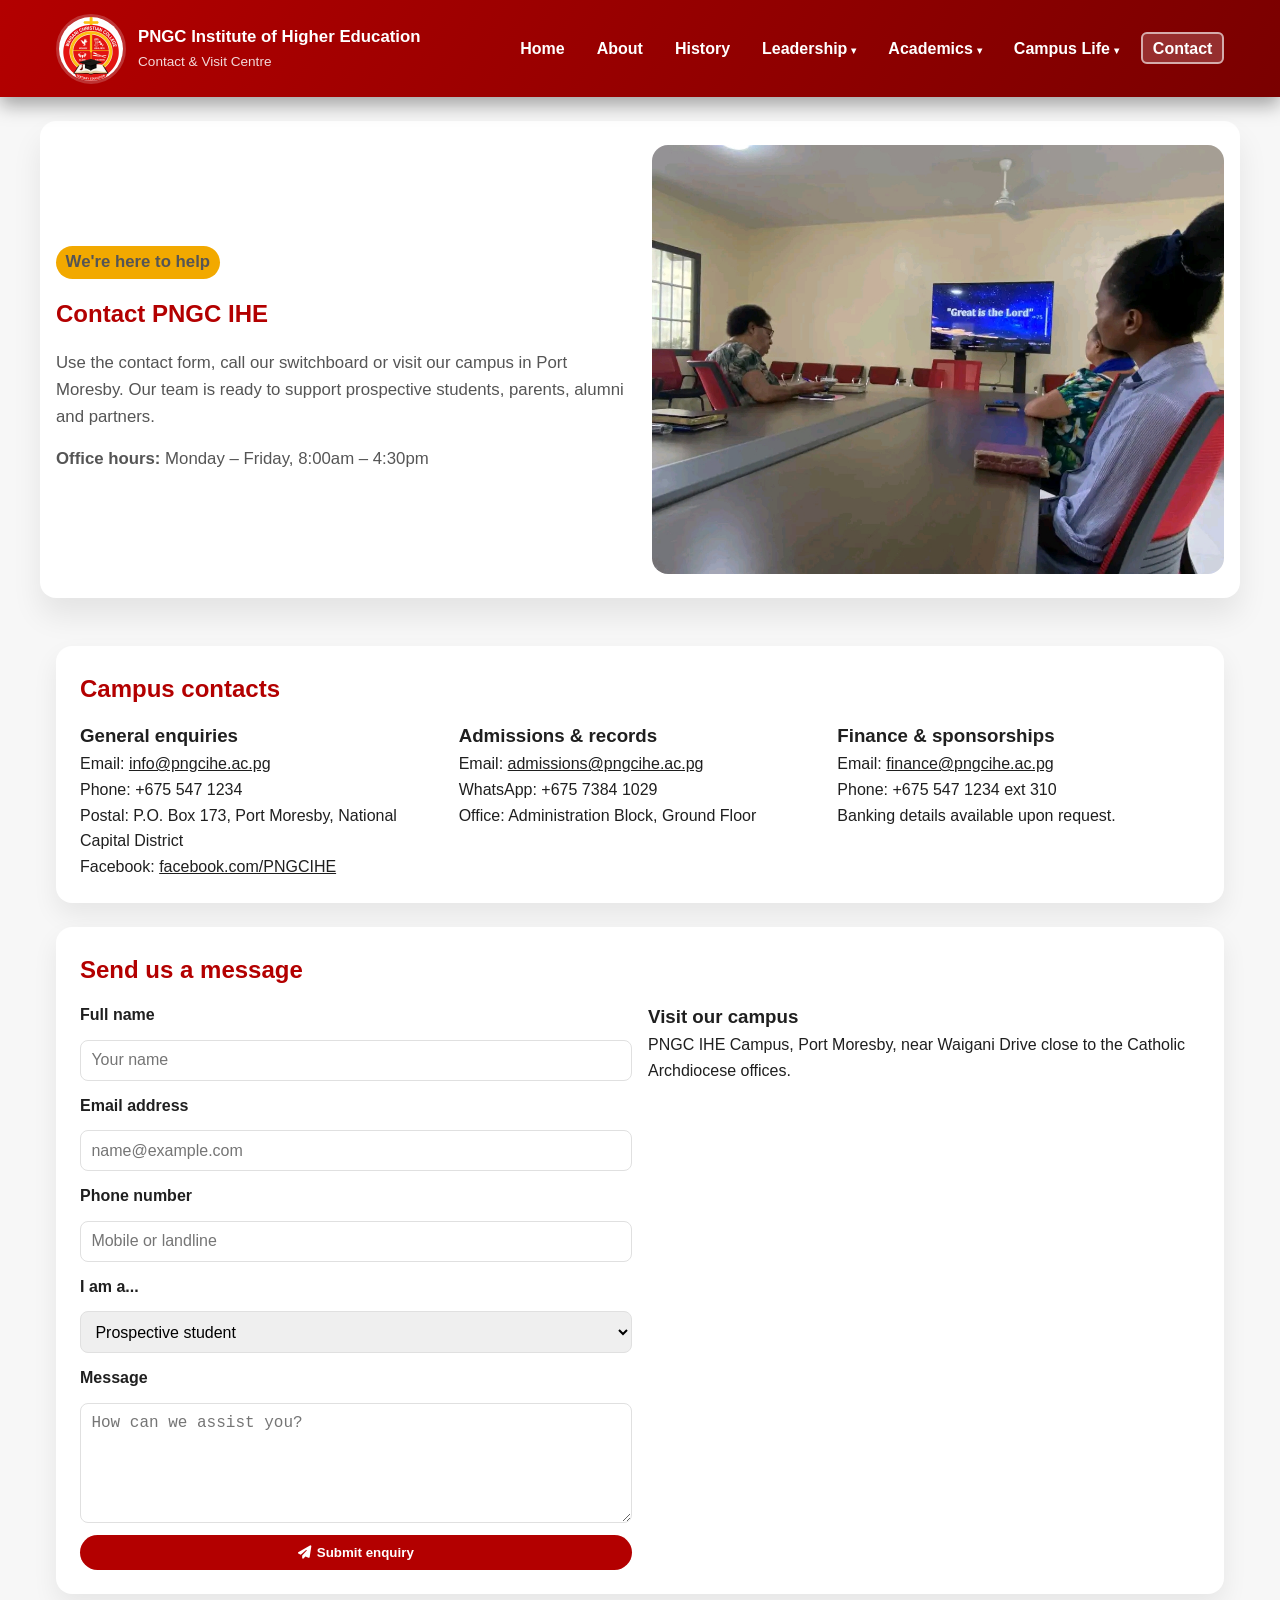
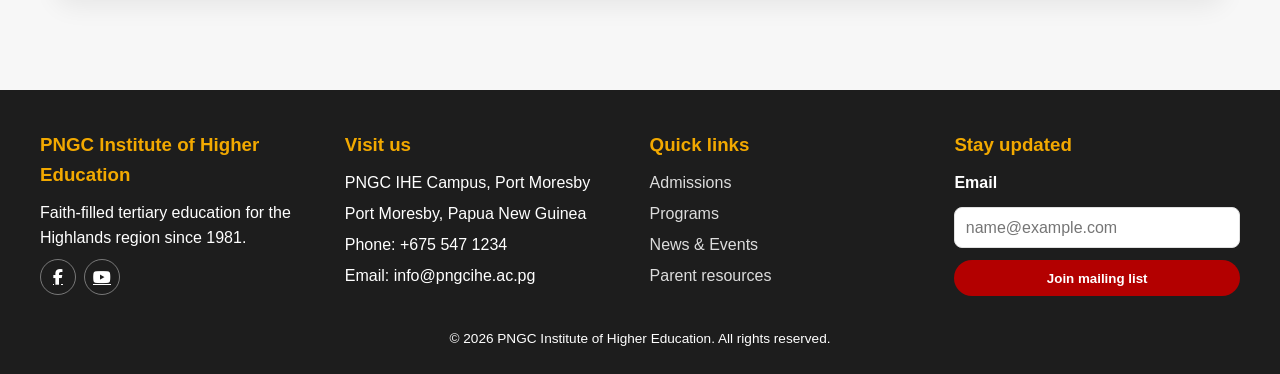
<file: contact.html>
<!DOCTYPE html>
<html lang="en">
<head>
    <meta charset="utf-8" />
    <meta name="viewport" content="width=device-width, initial-scale=1" />
    <title>Contact PNGC Institute of Higher Education</title>
    <link rel="stylesheet" href="https://cdnjs.cloudflare.com/ajax/libs/font-awesome/6.4.0/css/all.min.css" crossorigin="anonymous" />
    <link rel="stylesheet" href="css/site.css" />
</head>
<body>
    <header class="site-header">
        <div class="header-content">
            <a class="logo-group" href="index.html">
                <img src="images/logo.png" alt="PNGC IHE crest" />
                <div>
                    <p class="logo-title">PNGC Institute of Higher Education</p>
                    <p class="logo-subtitle">Contact & Visit Centre</p>
                </div>
            </a>
            <button class="menu-toggle" aria-label="Toggle navigation" aria-expanded="false">
                <i class="fas fa-bars"></i>
            </button>
            <nav aria-label="Main navigation">
                <ul class="menu" id="main-menu">
                    <li><a href="index.html">Home</a></li>
                    <li><a href="about.html">About</a></li>
                    <li><a href="history.html">History</a></li>
                    <li class="has-submenu">
                        <a href="director.html">Leadership</a>
                        <ul class="submenu">
                            <li><a href="director.html">Director</a></li>
                            <li><a href="team.html">Team</a></li>
                        </ul>
                    </li>
                    <li class="has-submenu">
                        <a href="programs.html">Academics</a>
                        <ul class="submenu">
                            <li><a href="programs.html">Programs</a></li>
                            <li><a href="admissions.html">Admissions</a></li>
                            <li><a href="mission.html">Mission & Values</a></li>
                            <li><a href="vision.html">Vision 2030</a></li>
                        </ul>
                    </li>
                    <li class="has-submenu">
                        <a href="facilities.html">Campus Life</a>
                        <ul class="submenu">
                            <li><a href="facilities.html">Facilities</a></li>
                            <li><a href="parents.html">Parents</a></li>
                            <li><a href="news-events.html">News & Events</a></li>
                        </ul>
                    </li>
                    <li><a href="contact.html" class="btn-link active">Contact</a></li>
                </ul>
            </nav>
        </div>
    </header>

    <section class="hero">
        <div>
            <p class="badge">We're here to help</p>
            <h1>Contact PNGC IHE</h1>
            <p>Use the contact form, call our switchboard or visit our campus in Port Moresby. Our team is ready to support prospective students, parents, alumni and partners.</p>
            <p><strong>Office hours:</strong> Monday – Friday, 8:00am – 4:30pm</p>
        </div>
        <img src="images/conferenceroom.jpg" alt="PNGC administrative office" />
    </section>

    <main>
        <section class="content-section">
            <h2 class="section-title">Campus contacts</h2>
            <div class="contact-grid">
                <div>
                    <h3>General enquiries</h3>
                    <p>Email: <a href="mailto:info@pngcihe.ac.pg">info@pngcihe.ac.pg</a></p>
                    <p>Phone: +675 547 1234</p>
                    <p>Postal: P.O. Box 173, Port Moresby, National Capital District</p>
                    <p>Facebook: <a href="https://www.facebook.com/PNGCIHE" target="_blank" rel="noopener">facebook.com/PNGCIHE</a></p>
                </div>
                <div>
                    <h3>Admissions & records</h3>
                    <p>Email: <a href="mailto:admissions@pngcihe.ac.pg">admissions@pngcihe.ac.pg</a></p>
                    <p>WhatsApp: +675 7384 1029</p>
                    <p>Office: Administration Block, Ground Floor</p>
                </div>
                <div>
                    <h3>Finance & sponsorships</h3>
                    <p>Email: <a href="mailto:finance@pngcihe.ac.pg">finance@pngcihe.ac.pg</a></p>
                    <p>Phone: +675 547 1234 ext 310</p>
                    <p>Banking details available upon request.</p>
                </div>
            </div>
        </section>

        <section class="content-section">
            <h2 class="section-title">Send us a message</h2>
            <div class="contact-grid">
                <form>
                    <label for="name">Full name</label>
                    <input type="text" id="name" name="name" placeholder="Your name" required />

                    <label for="email">Email address</label>
                    <input type="email" id="email" name="email" placeholder="name@example.com" required />

                    <label for="phone">Phone number</label>
                    <input type="tel" id="phone" name="phone" placeholder="Mobile or landline" />

                    <label for="interest">I am a...</label>
                    <select id="interest" name="interest">
                        <option>Prospective student</option>
                        <option>Parent or guardian</option>
                        <option>Alumni</option>
                        <option>Sponsor or partner</option>
                        <option>Other</option>
                    </select>

                    <label for="message">Message</label>
                    <textarea id="message" name="message" placeholder="How can we assist you?" required></textarea>

                    <button type="submit" class="btn"><i class="fas fa-paper-plane"></i> Submit enquiry</button>
                </form>
                <div>
                    <h3>Visit our campus</h3>
                    <p>PNGC IHE Campus, Port Moresby, near Waigani Drive close to the Catholic Archdiocese offices.</p>
                    <iframe src="https://www.google.com/maps?q=Port%20Moresby%2C%20Papua%20New%20Guinea&output=embed" loading="lazy" referrerpolicy="no-referrer-when-downgrade" title="Map showing Port Moresby"></iframe>
                </div>
            </div>
        </section>
    </main>

    <footer class="site-footer">
        <div class="footer-grid">
            <div>
                <h3>PNGC Institute of Higher Education</h3>
                <p>Faith-filled tertiary education for the Highlands region since 1981.</p>
                <div class="social-links">
                    <a href="https://www.facebook.com/PNGCIHE" target="_blank" rel="noopener" aria-label="Facebook"><i class="fab fa-facebook-f"></i></a>
                    <a href="https://www.youtube.com" target="_blank" rel="noopener" aria-label="YouTube"><i class="fab fa-youtube"></i></a>
                </div>
            </div>
            <div>
                <h3>Visit us</h3>
                <ul class="footer-links">
                    <li>PNGC IHE Campus, Port Moresby</li>
                    <li>Port Moresby, Papua New Guinea</li>
                    <li>Phone: +675 547 1234</li>
                    <li>Email: info@pngcihe.ac.pg</li>
                </ul>
            </div>
            <div>
                <h3>Quick links</h3>
                <ul class="footer-links">
                    <li><a href="admissions.html">Admissions</a></li>
                    <li><a href="programs.html">Programs</a></li>
                    <li><a href="news-events.html">News & Events</a></li>
                    <li><a href="parents.html">Parent resources</a></li>
                </ul>
            </div>
            <div>
                <h3>Stay updated</h3>
                <form class="newsletter-form">
                    <label for="newsletter-email-contact">Email</label>
                    <input type="email" id="newsletter-email-contact" placeholder="name@example.com" required />
                    <button type="submit">Join mailing list</button>
                </form>
            </div>
        </div>
        <div class="footer-bottom">
            <p>&copy; <span id="year"></span> PNGC Institute of Higher Education. All rights reserved.</p>
        </div>
    </footer>
    <script src="js/script.js"></script>
</body>
</html>
</file>
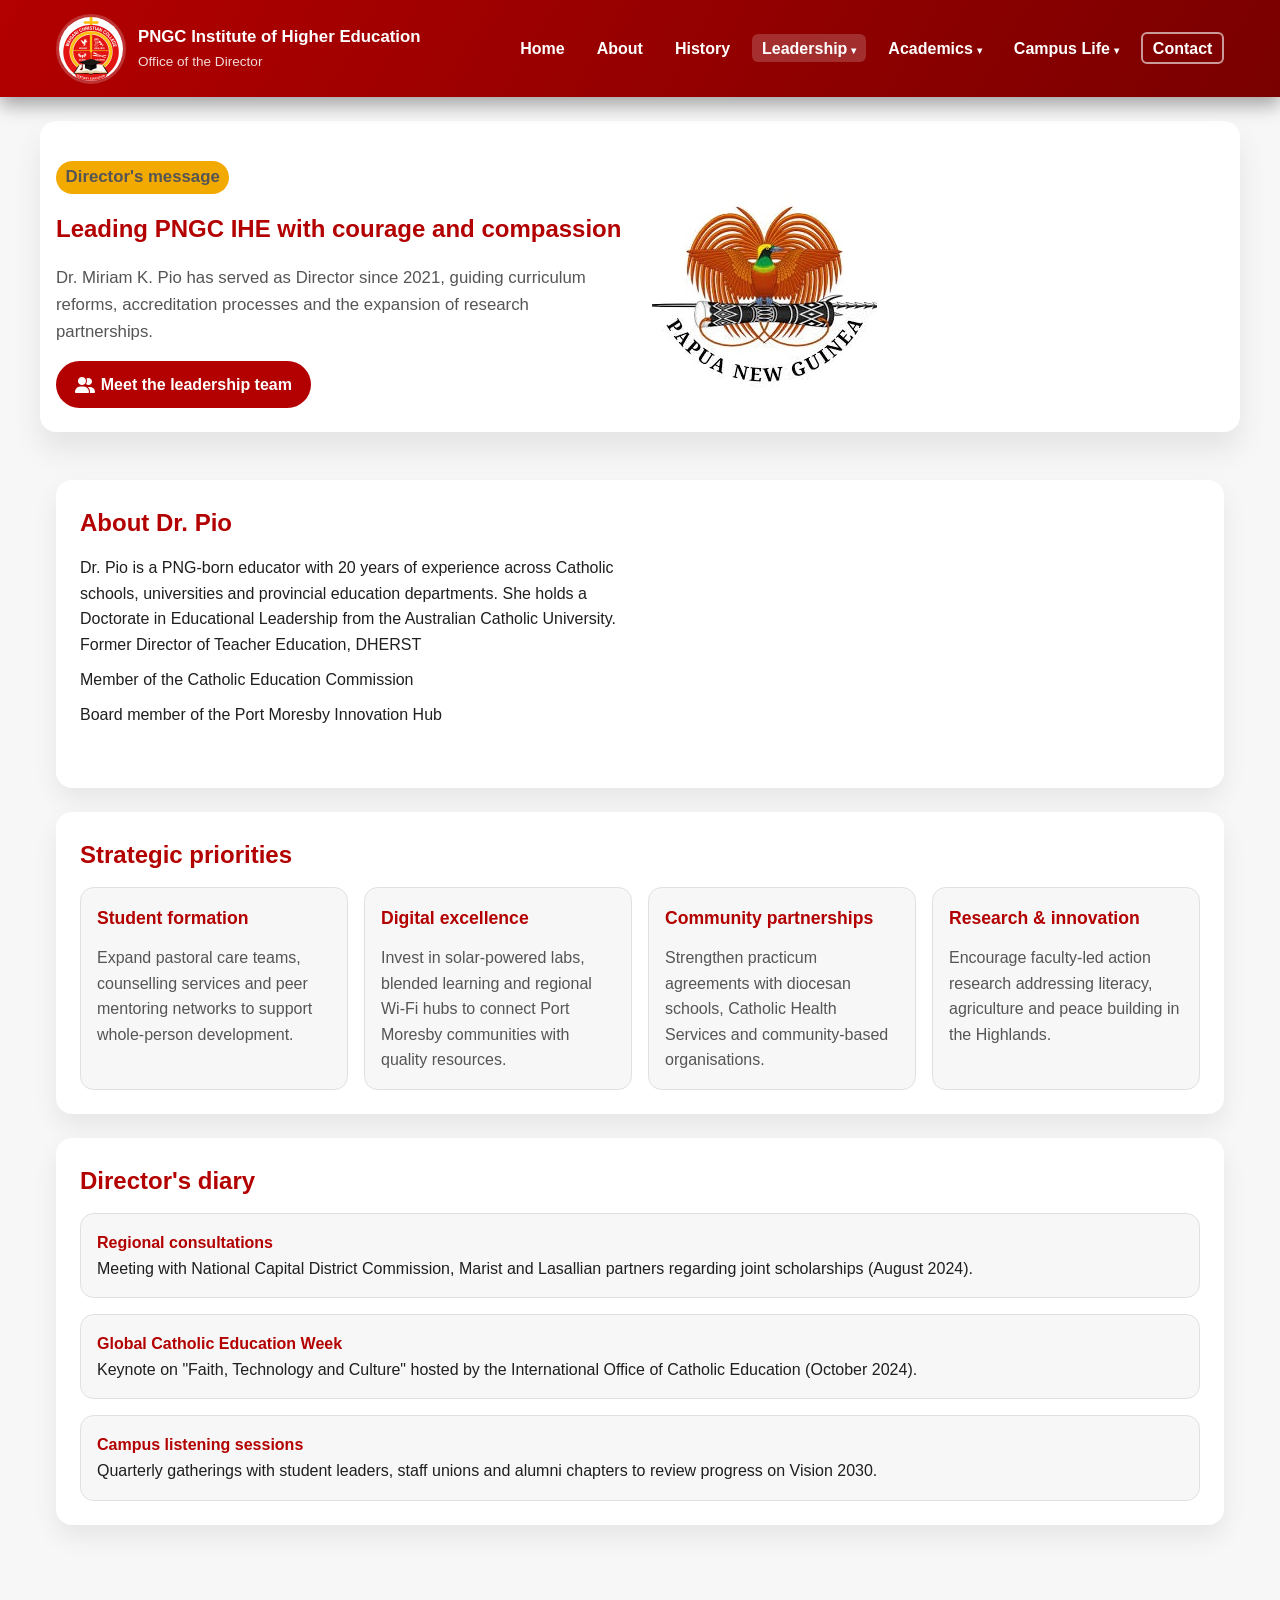
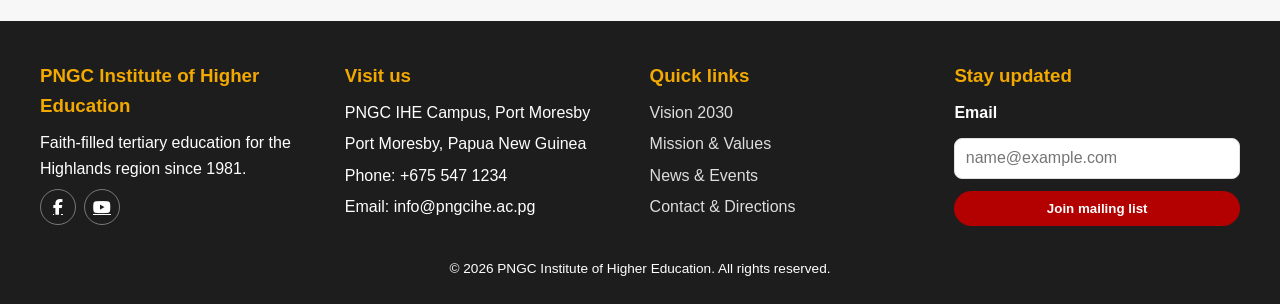
<file: director.html>
<!DOCTYPE html>
<html lang="en">
<head>
    <meta charset="UTF-8" />
    <meta name="viewport" content="width=device-width, initial-scale=1.0" />
    <title>Director's Office | PNGC Institute of Higher Education</title>
    <link rel="stylesheet" href="https://cdnjs.cloudflare.com/ajax/libs/font-awesome/6.4.0/css/all.min.css" crossorigin="anonymous" />
    <link rel="stylesheet" href="css/site.css" />
</head>
<body>
    <header class="site-header">
        <div class="header-content">
            <a class="logo-group" href="index.html">
                <img src="images/logo.png" alt="PNGC IHE crest" />
                <div>
                    <p class="logo-title">PNGC Institute of Higher Education</p>
                    <p class="logo-subtitle">Office of the Director</p>
                </div>
            </a>
            <button class="menu-toggle" aria-label="Toggle navigation" aria-expanded="false">
                <i class="fas fa-bars"></i>
            </button>
            <nav aria-label="Main navigation">
                <ul class="menu" id="main-menu">
                    <li><a href="index.html">Home</a></li>
                    <li><a href="about.html">About</a></li>
                    <li><a href="history.html">History</a></li>
                    <li class="has-submenu">
                        <a href="director.html" class="active">Leadership</a>
                        <ul class="submenu">
                            <li><a href="director.html" class="active">Director</a></li>
                            <li><a href="team.html">Team</a></li>
                        </ul>
                    </li>
                    <li class="has-submenu">
                        <a href="programs.html">Academics</a>
                        <ul class="submenu">
                            <li><a href="programs.html">Programs</a></li>
                            <li><a href="admissions.html">Admissions</a></li>
                            <li><a href="mission.html">Mission & Values</a></li>
                            <li><a href="vision.html">Vision 2030</a></li>
                        </ul>
                    </li>
                    <li class="has-submenu">
                        <a href="facilities.html">Campus Life</a>
                        <ul class="submenu">
                            <li><a href="facilities.html">Facilities</a></li>
                            <li><a href="parents.html">Parents</a></li>
                            <li><a href="news-events.html">News & Events</a></li>
                        </ul>
                    </li>
                    <li><a href="contact.html" class="btn-link">Contact</a></li>
                </ul>
            </nav>
        </div>
    </header>

    <section class="hero">
        <div>
            <p class="badge">Director's message</p>
            <h1>Leading PNGC IHE with courage and compassion</h1>
            <p>Dr. Miriam K. Pio has served as Director since 2021, guiding curriculum reforms, accreditation processes and the expansion of research partnerships.</p>
            <a href="team.html" class="btn"><i class="fas fa-user-group"></i> Meet the leadership team</a>
        </div>
        <img src="images/dherst-1.jpg" alt="Director of PNGC IHE" />
    </section>

    <main>
        <section class="content-section">
            <div class="media-grid">
                <div>
                    <h2 class="section-title">About Dr. Pio</h2>
                    <p>Dr. Pio is a PNG-born educator with 20 years of experience across Catholic schools, universities and provincial education departments. She holds a Doctorate in Educational Leadership from the Australian Catholic University.</p>
                    <ul class="resource-list">
                        <li>Former Director of Teacher Education, DHERST</li>
                        <li>Member of the Catholic Education Commission</li>
                        <li>Board member of the Port Moresby Innovation Hub</li>
                    </ul>
                </div>
                <iframe src="https://www.youtube.com/embed/vjF9GgrY9c0" title="Director's welcome" allowfullscreen></iframe>
            </div>
        </section>

        <section class="content-section">
            <h2 class="section-title">Strategic priorities</h2>
            <div class="card-grid">
                <article class="card">
                    <h3>Student formation</h3>
                    <p>Expand pastoral care teams, counselling services and peer mentoring networks to support whole-person development.</p>
                </article>
                <article class="card">
                    <h3>Digital excellence</h3>
                    <p>Invest in solar-powered labs, blended learning and regional Wi-Fi hubs to connect Port Moresby communities with quality resources.</p>
                </article>
                <article class="card">
                    <h3>Community partnerships</h3>
                    <p>Strengthen practicum agreements with diocesan schools, Catholic Health Services and community-based organisations.</p>
                </article>
                <article class="card">
                    <h3>Research & innovation</h3>
                    <p>Encourage faculty-led action research addressing literacy, agriculture and peace building in the Highlands.</p>
                </article>
            </div>
        </section>

        <section class="content-section">
            <h2 class="section-title">Director's diary</h2>
            <div class="event-list">
                <article class="event-card">
                    <strong>Regional consultations</strong>
                    <p>Meeting with National Capital District Commission, Marist and Lasallian partners regarding joint scholarships (August 2024).</p>
                </article>
                <article class="event-card">
                    <strong>Global Catholic Education Week</strong>
                    <p>Keynote on "Faith, Technology and Culture" hosted by the International Office of Catholic Education (October 2024).</p>
                </article>
                <article class="event-card">
                    <strong>Campus listening sessions</strong>
                    <p>Quarterly gatherings with student leaders, staff unions and alumni chapters to review progress on Vision 2030.</p>
                </article>
            </div>
        </section>
    </main>

    <footer class="site-footer">
        <div class="footer-grid">
            <div>
                <h3>PNGC Institute of Higher Education</h3>
                <p>Faith-filled tertiary education for the Highlands region since 1981.</p>
                <div class="social-links">
                    <a href="https://www.facebook.com/PNGCIHE" target="_blank" rel="noopener" aria-label="Facebook"><i class="fab fa-facebook-f"></i></a>
                    <a href="https://www.youtube.com" target="_blank" rel="noopener" aria-label="YouTube"><i class="fab fa-youtube"></i></a>
                </div>
            </div>
            <div>
                <h3>Visit us</h3>
                <ul class="footer-links">
                    <li>PNGC IHE Campus, Port Moresby</li>
                    <li>Port Moresby, Papua New Guinea</li>
                    <li>Phone: +675 547 1234</li>
                    <li>Email: info@pngcihe.ac.pg</li>
                </ul>
            </div>
            <div>
                <h3>Quick links</h3>
                <ul class="footer-links">
                    <li><a href="vision.html">Vision 2030</a></li>
                    <li><a href="mission.html">Mission & Values</a></li>
                    <li><a href="news-events.html">News & Events</a></li>
                    <li><a href="contact.html">Contact & Directions</a></li>
                </ul>
            </div>
            <div>
                <h3>Stay updated</h3>
                <form class="newsletter-form">
                    <label for="newsletter-email-director">Email</label>
                    <input type="email" id="newsletter-email-director" placeholder="name@example.com" required />
                    <button type="submit">Join mailing list</button>
                </form>
            </div>
        </div>
        <div class="footer-bottom">
            <p>&copy; <span id="year"></span> PNGC Institute of Higher Education. All rights reserved.</p>
        </div>
    </footer>
    <script src="js/script.js"></script>
</body>
</html>
</file>
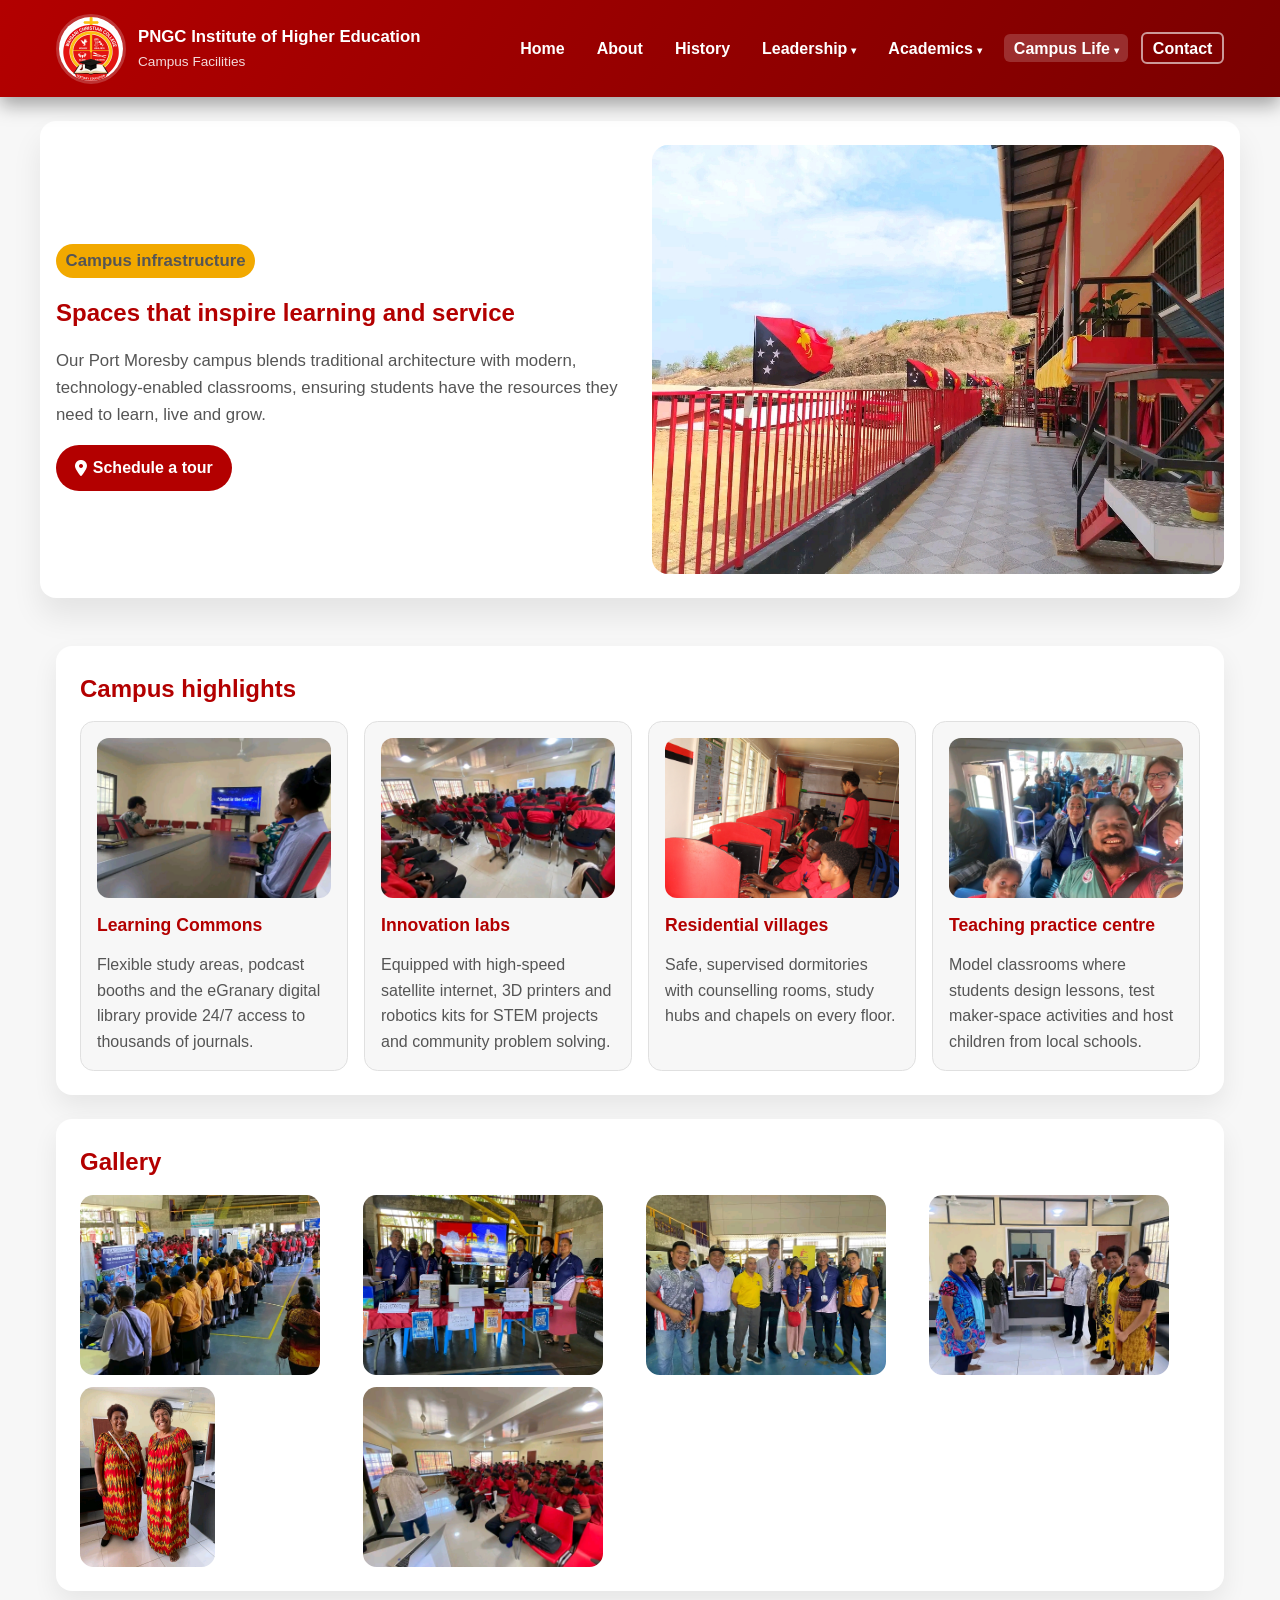
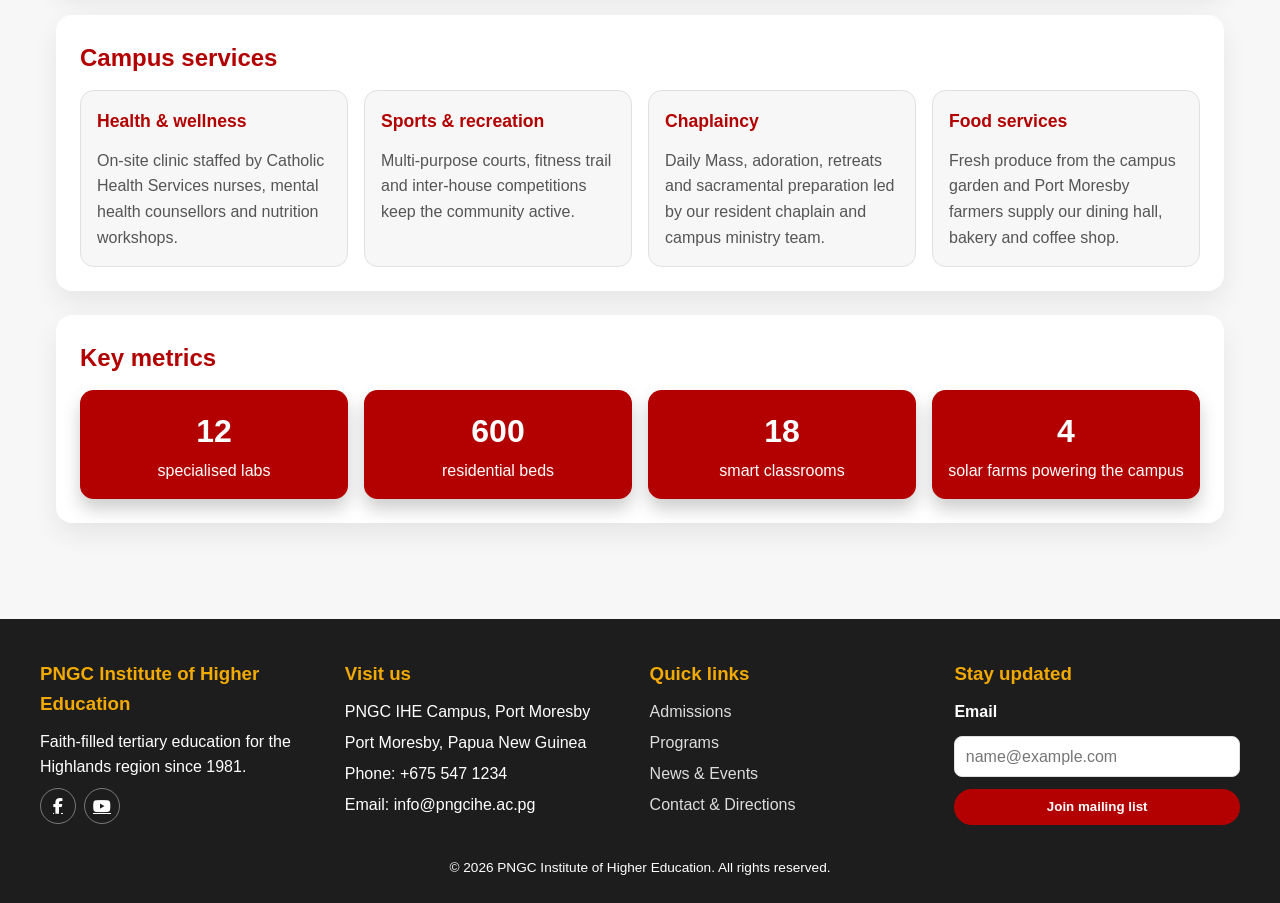
<file: facilities.html>
<!DOCTYPE html>
<html lang="en">
<head>
    <meta charset="utf-8" />
    <meta name="viewport" content="width=device-width, initial-scale=1" />
    <title>Facilities | PNGC Institute of Higher Education</title>
    <link rel="stylesheet" href="https://cdnjs.cloudflare.com/ajax/libs/font-awesome/6.4.0/css/all.min.css" crossorigin="anonymous" />
    <link rel="stylesheet" href="css/site.css" />
</head>
<body>
    <header class="site-header">
        <div class="header-content">
            <a class="logo-group" href="index.html">
                <img src="images/logo.png" alt="PNGC IHE crest" />
                <div>
                    <p class="logo-title">PNGC Institute of Higher Education</p>
                    <p class="logo-subtitle">Campus Facilities</p>
                </div>
            </a>
            <button class="menu-toggle" aria-label="Toggle navigation" aria-expanded="false">
                <i class="fas fa-bars"></i>
            </button>
            <nav aria-label="Main navigation">
                <ul class="menu" id="main-menu">
                    <li><a href="index.html">Home</a></li>
                    <li><a href="about.html">About</a></li>
                    <li><a href="history.html">History</a></li>
                    <li class="has-submenu">
                        <a href="director.html">Leadership</a>
                        <ul class="submenu">
                            <li><a href="director.html">Director</a></li>
                            <li><a href="team.html">Team</a></li>
                        </ul>
                    </li>
                    <li class="has-submenu">
                        <a href="programs.html">Academics</a>
                        <ul class="submenu">
                            <li><a href="programs.html">Programs</a></li>
                            <li><a href="admissions.html">Admissions</a></li>
                            <li><a href="mission.html">Mission & Values</a></li>
                            <li><a href="vision.html">Vision 2030</a></li>
                        </ul>
                    </li>
                    <li class="has-submenu">
                        <a href="facilities.html" class="active">Campus Life</a>
                        <ul class="submenu">
                            <li><a href="facilities.html" class="active">Facilities</a></li>
                            <li><a href="parents.html">Parents</a></li>
                            <li><a href="news-events.html">News & Events</a></li>
                        </ul>
                    </li>
                    <li><a href="contact.html" class="btn-link">Contact</a></li>
                </ul>
            </nav>
        </div>
    </header>

    <section class="hero">
        <div>
            <p class="badge">Campus infrastructure</p>
            <h1>Spaces that inspire learning and service</h1>
            <p>Our Port Moresby campus blends traditional architecture with modern, technology-enabled classrooms, ensuring students have the resources they need to learn, live and grow.</p>
            <a href="contact.html" class="btn"><i class="fas fa-map-marker-alt"></i> Schedule a tour</a>
        </div>
        <img src="images/facility1.jpg" alt="PNGC classrooms" />
    </section>

    <main>
        <section class="content-section">
            <h2 class="section-title">Campus highlights</h2>
            <div class="card-grid">
                <article class="card">
                    <img src="images/conferenceroom.jpg" alt="Learning commons" />
                    <h3>Learning Commons</h3>
                    <p>Flexible study areas, podcast booths and the eGranary digital library provide 24/7 access to thousands of journals.</p>
                </article>
                <article class="card">
                    <img src="images/stdcon2.jpg" alt="ICT lab" />
                    <h3>Innovation labs</h3>
                    <p>Equipped with high-speed satellite internet, 3D printers and robotics kits for STEM projects and community problem solving.</p>
                </article>
                <article class="card">
                    <img src="images/p2.jpg" alt="Dorm" />
                    <h3>Residential villages</h3>
                    <p>Safe, supervised dormitories with counselling rooms, study hubs and chapels on every floor.</p>
                </article>
                <article class="card">
                    <img src="images/earlychildhood.jpg" alt="Early childhood lab" />
                    <h3>Teaching practice centre</h3>
                    <p>Model classrooms where students design lessons, test maker-space activities and host children from local schools.</p>
                </article>
            </div>
        </section>

        <section class="content-section">
            <h2 class="section-title">Gallery</h2>
            <div class="gallery-grid">
                <img src="images/carexpo.jpg" alt="Career expo" />
                <img src="images/carexpo2.jpg" alt="Student booths" />
                <img src="images/carexpo3.jpg" alt="Community engagement" />
                <img src="images/unistaffs.jpg" alt="Staff and students" />
                <img src="images/staffs.jpg" alt="Staff meeting" />
                <img src="images/stdcon1.jpg" alt="Convention" />
            </div>
        </section>

        <section class="content-section">
            <h2 class="section-title">Campus services</h2>
            <div class="card-grid">
                <article class="card">
                    <h3>Health & wellness</h3>
                    <p>On-site clinic staffed by Catholic Health Services nurses, mental health counsellors and nutrition workshops.</p>
                </article>
                <article class="card">
                    <h3>Sports & recreation</h3>
                    <p>Multi-purpose courts, fitness trail and inter-house competitions keep the community active.</p>
                </article>
                <article class="card">
                    <h3>Chaplaincy</h3>
                    <p>Daily Mass, adoration, retreats and sacramental preparation led by our resident chaplain and campus ministry team.</p>
                </article>
                <article class="card">
                    <h3>Food services</h3>
                    <p>Fresh produce from the campus garden and Port Moresby farmers supply our dining hall, bakery and coffee shop.</p>
                </article>
            </div>
        </section>

        <section class="content-section">
            <h2 class="section-title">Key metrics</h2>
            <div class="stats-grid">
                <div class="stat">
                    <strong>12</strong>
                    <span>specialised labs</span>
                </div>
                <div class="stat">
                    <strong>600</strong>
                    <span>residential beds</span>
                </div>
                <div class="stat">
                    <strong>18</strong>
                    <span>smart classrooms</span>
                </div>
                <div class="stat">
                    <strong>4</strong>
                    <span>solar farms powering the campus</span>
                </div>
            </div>
        </section>
    </main>

    <footer class="site-footer">
        <div class="footer-grid">
            <div>
                <h3>PNGC Institute of Higher Education</h3>
                <p>Faith-filled tertiary education for the Highlands region since 1981.</p>
                <div class="social-links">
                    <a href="https://www.facebook.com/PNGCIHE" target="_blank" rel="noopener" aria-label="Facebook"><i class="fab fa-facebook-f"></i></a>
                    <a href="https://www.youtube.com" target="_blank" rel="noopener" aria-label="YouTube"><i class="fab fa-youtube"></i></a>
                </div>
            </div>
            <div>
                <h3>Visit us</h3>
                <ul class="footer-links">
                    <li>PNGC IHE Campus, Port Moresby</li>
                    <li>Port Moresby, Papua New Guinea</li>
                    <li>Phone: +675 547 1234</li>
                    <li>Email: info@pngcihe.ac.pg</li>
                </ul>
            </div>
            <div>
                <h3>Quick links</h3>
                <ul class="footer-links">
                    <li><a href="admissions.html">Admissions</a></li>
                    <li><a href="programs.html">Programs</a></li>
                    <li><a href="news-events.html">News & Events</a></li>
                    <li><a href="contact.html">Contact & Directions</a></li>
                </ul>
            </div>
            <div>
                <h3>Stay updated</h3>
                <form class="newsletter-form">
                    <label for="newsletter-email-facilities">Email</label>
                    <input type="email" id="newsletter-email-facilities" placeholder="name@example.com" required />
                    <button type="submit">Join mailing list</button>
                </form>
            </div>
        </div>
        <div class="footer-bottom">
            <p>&copy; <span id="year"></span> PNGC Institute of Higher Education. All rights reserved.</p>
        </div>
    </footer>
    <script src="js/script.js"></script>
</body>
</html>
</file>
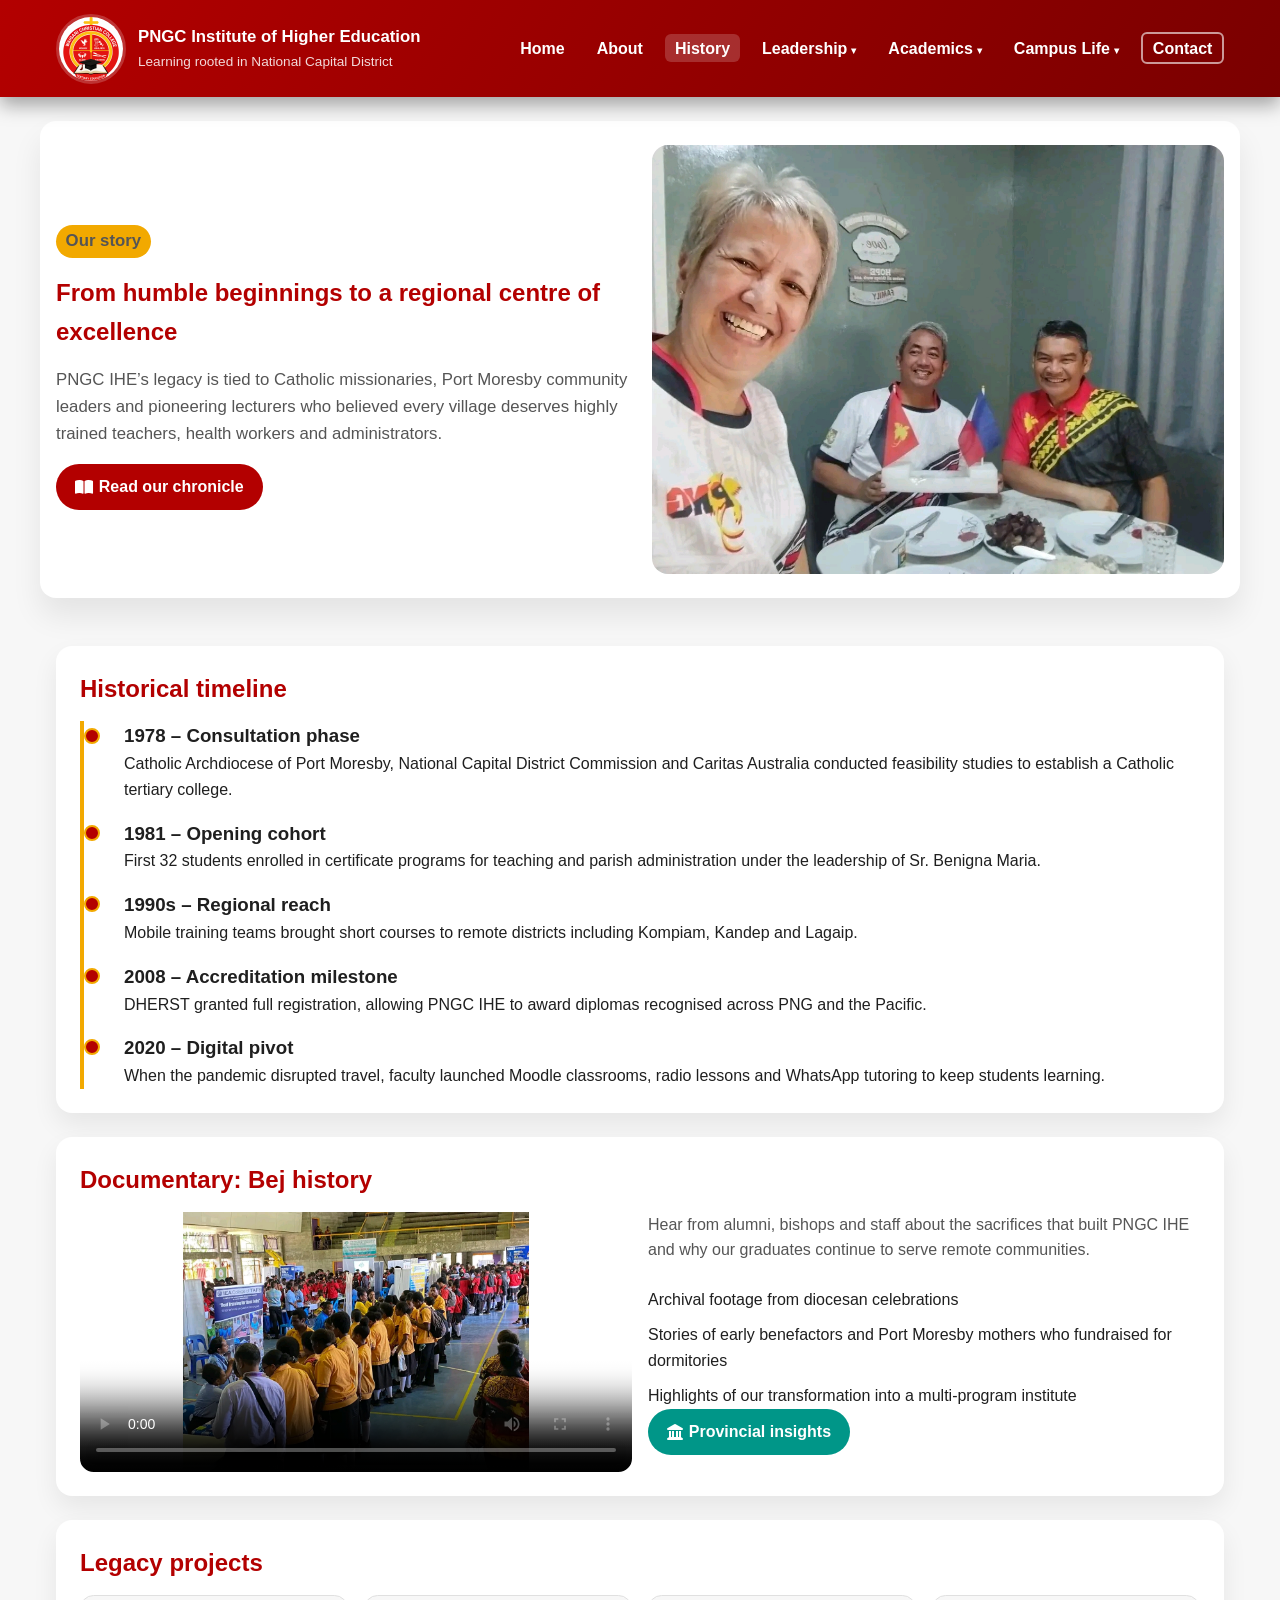
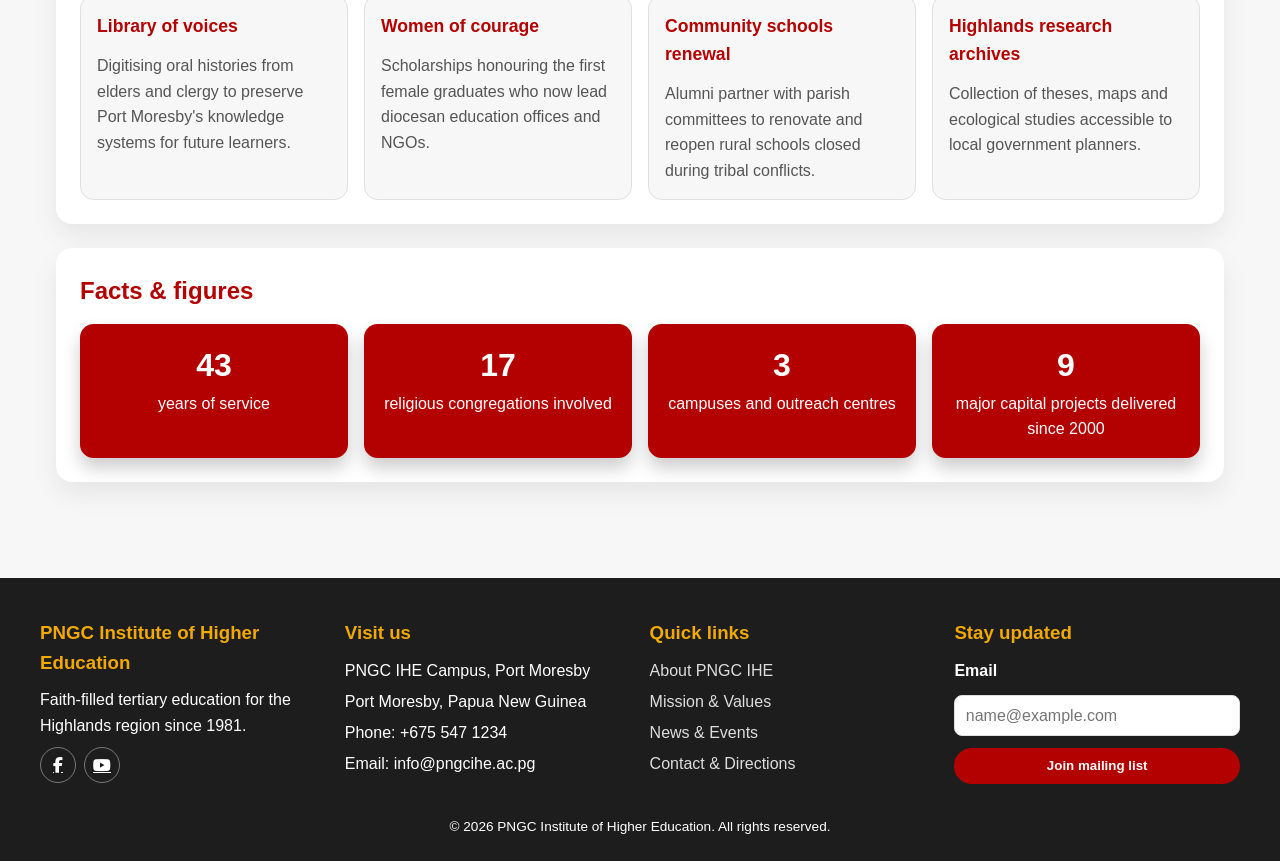
<file: history.html>
<!DOCTYPE html>
<html lang="en">
<head>
    <meta charset="utf-8" />
    <meta name="viewport" content="width=device-width, initial-scale=1" />
    <title>History of PNGC Institute of Higher Education</title>
    <link rel="stylesheet" href="https://cdnjs.cloudflare.com/ajax/libs/font-awesome/6.4.0/css/all.min.css" crossorigin="anonymous" />
    <link rel="stylesheet" href="css/site.css" />
</head>
<body>
    <header class="site-header">
        <div class="header-content">
            <a class="logo-group" href="index.html">
                <img src="images/logo.png" alt="PNGC IHE crest" />
                <div>
                    <p class="logo-title">PNGC Institute of Higher Education</p>
                    <p class="logo-subtitle">Learning rooted in National Capital District</p>
                </div>
            </a>
            <button class="menu-toggle" aria-label="Toggle navigation" aria-expanded="false">
                <i class="fas fa-bars"></i>
            </button>
            <nav aria-label="Main navigation">
                <ul class="menu" id="main-menu">
                    <li><a href="index.html">Home</a></li>
                    <li><a href="about.html">About</a></li>
                    <li><a href="history.html" class="active">History</a></li>
                    <li class="has-submenu">
                        <a href="director.html">Leadership</a>
                        <ul class="submenu">
                            <li><a href="director.html">Director</a></li>
                            <li><a href="team.html">Team</a></li>
                        </ul>
                    </li>
                    <li class="has-submenu">
                        <a href="programs.html">Academics</a>
                        <ul class="submenu">
                            <li><a href="programs.html">Programs</a></li>
                            <li><a href="admissions.html">Admissions</a></li>
                            <li><a href="mission.html">Mission & Values</a></li>
                            <li><a href="vision.html">Vision 2030</a></li>
                        </ul>
                    </li>
                    <li class="has-submenu">
                        <a href="facilities.html">Campus Life</a>
                        <ul class="submenu">
                            <li><a href="facilities.html">Facilities</a></li>
                            <li><a href="parents.html">Parents</a></li>
                            <li><a href="news-events.html">News & Events</a></li>
                        </ul>
                    </li>
                    <li><a href="contact.html" class="btn-link">Contact</a></li>
                </ul>
            </nav>
        </div>
    </header>

    <section class="hero">
        <div>
            <p class="badge">Our story</p>
            <h1>From humble beginnings to a regional centre of excellence</h1>
            <p>PNGC IHE’s legacy is tied to Catholic missionaries, Port Moresby community leaders and pioneering lecturers who believed every village deserves highly trained teachers, health workers and administrators.</p>
            <a href="news-events.html" class="btn"><i class="fas fa-book-open"></i> Read our chronicle</a>
        </div>
        <img src="images/exprirates.jpg" alt="Historic images of PNGC" />
    </section>

    <main>
        <section class="content-section">
            <h2 class="section-title">Historical timeline</h2>
            <div class="timeline">
                <div class="timeline-item">
                    <h3>1978 – Consultation phase</h3>
                    <p>Catholic Archdiocese of Port Moresby, National Capital District Commission and Caritas Australia conducted feasibility studies to establish a Catholic tertiary college.</p>
                </div>
                <div class="timeline-item">
                    <h3>1981 – Opening cohort</h3>
                    <p>First 32 students enrolled in certificate programs for teaching and parish administration under the leadership of Sr. Benigna Maria.</p>
                </div>
                <div class="timeline-item">
                    <h3>1990s – Regional reach</h3>
                    <p>Mobile training teams brought short courses to remote districts including Kompiam, Kandep and Lagaip.</p>
                </div>
                <div class="timeline-item">
                    <h3>2008 – Accreditation milestone</h3>
                    <p>DHERST granted full registration, allowing PNGC IHE to award diplomas recognised across PNG and the Pacific.</p>
                </div>
                <div class="timeline-item">
                    <h3>2020 – Digital pivot</h3>
                    <p>When the pandemic disrupted travel, faculty launched Moodle classrooms, radio lessons and WhatsApp tutoring to keep students learning.</p>
                </div>
            </div>
        </section>

        <section class="content-section">
            <h2 class="section-title">Documentary: Bej history</h2>
            <div class="media-grid">
                <video controls poster="images/carexpo.jpg">
                    <source src="videos/bejhistory.mp4" type="video/mp4" />
                    Your browser does not support the video tag.
                </video>
                <div>
                    <p class="section-lead">Hear from alumni, bishops and staff about the sacrifices that built PNGC IHE and why our graduates continue to serve remote communities.</p>
                    <ul class="resource-list">
                        <li>Archival footage from diocesan celebrations</li>
                        <li>Stories of early benefactors and Port Moresby mothers who fundraised for dormitories</li>
                        <li>Highlights of our transformation into a multi-program institute</li>
                    </ul>
                    <a href="https://www.engaprovince.gov.pg/" target="_blank" rel="noopener" class="btn secondary"><i class="fas fa-landmark"></i> Provincial insights</a>
                </div>
            </div>
        </section>

        <section class="content-section">
            <h2 class="section-title">Legacy projects</h2>
            <div class="card-grid">
                <article class="card">
                    <h3>Library of voices</h3>
                    <p>Digitising oral histories from elders and clergy to preserve Port Moresby's knowledge systems for future learners.</p>
                </article>
                <article class="card">
                    <h3>Women of courage</h3>
                    <p>Scholarships honouring the first female graduates who now lead diocesan education offices and NGOs.</p>
                </article>
                <article class="card">
                    <h3>Community schools renewal</h3>
                    <p>Alumni partner with parish committees to renovate and reopen rural schools closed during tribal conflicts.</p>
                </article>
                <article class="card">
                    <h3>Highlands research archives</h3>
                    <p>Collection of theses, maps and ecological studies accessible to local government planners.</p>
                </article>
            </div>
        </section>

        <section class="content-section">
            <h2 class="section-title">Facts & figures</h2>
            <div class="stats-grid">
                <div class="stat">
                    <strong>43</strong>
                    <span>years of service</span>
                </div>
                <div class="stat">
                    <strong>17</strong>
                    <span>religious congregations involved</span>
                </div>
                <div class="stat">
                    <strong>3</strong>
                    <span>campuses and outreach centres</span>
                </div>
                <div class="stat">
                    <strong>9</strong>
                    <span>major capital projects delivered since 2000</span>
                </div>
            </div>
        </section>
    </main>

    <footer class="site-footer">
        <div class="footer-grid">
            <div>
                <h3>PNGC Institute of Higher Education</h3>
                <p>Faith-filled tertiary education for the Highlands region since 1981.</p>
                <div class="social-links">
                    <a href="https://www.facebook.com/PNGCIHE" target="_blank" rel="noopener" aria-label="Facebook"><i class="fab fa-facebook-f"></i></a>
                    <a href="https://www.youtube.com" target="_blank" rel="noopener" aria-label="YouTube"><i class="fab fa-youtube"></i></a>
                </div>
            </div>
            <div>
                <h3>Visit us</h3>
                <ul class="footer-links">
                    <li>PNGC IHE Campus, Port Moresby</li>
                    <li>Port Moresby, Papua New Guinea</li>
                    <li>Phone: +675 547 1234</li>
                    <li>Email: info@pngcihe.ac.pg</li>
                </ul>
            </div>
            <div>
                <h3>Quick links</h3>
                <ul class="footer-links">
                    <li><a href="about.html">About PNGC IHE</a></li>
                    <li><a href="mission.html">Mission & Values</a></li>
                    <li><a href="news-events.html">News & Events</a></li>
                    <li><a href="contact.html">Contact & Directions</a></li>
                </ul>
            </div>
            <div>
                <h3>Stay updated</h3>
                <form class="newsletter-form">
                    <label for="newsletter-email-history">Email</label>
                    <input type="email" id="newsletter-email-history" placeholder="name@example.com" required />
                    <button type="submit">Join mailing list</button>
                </form>
            </div>
        </div>
        <div class="footer-bottom">
            <p>&copy; <span id="year"></span> PNGC Institute of Higher Education. All rights reserved.</p>
        </div>
    </footer>
    <script src="js/script.js"></script>
</body>
</html>
</file>
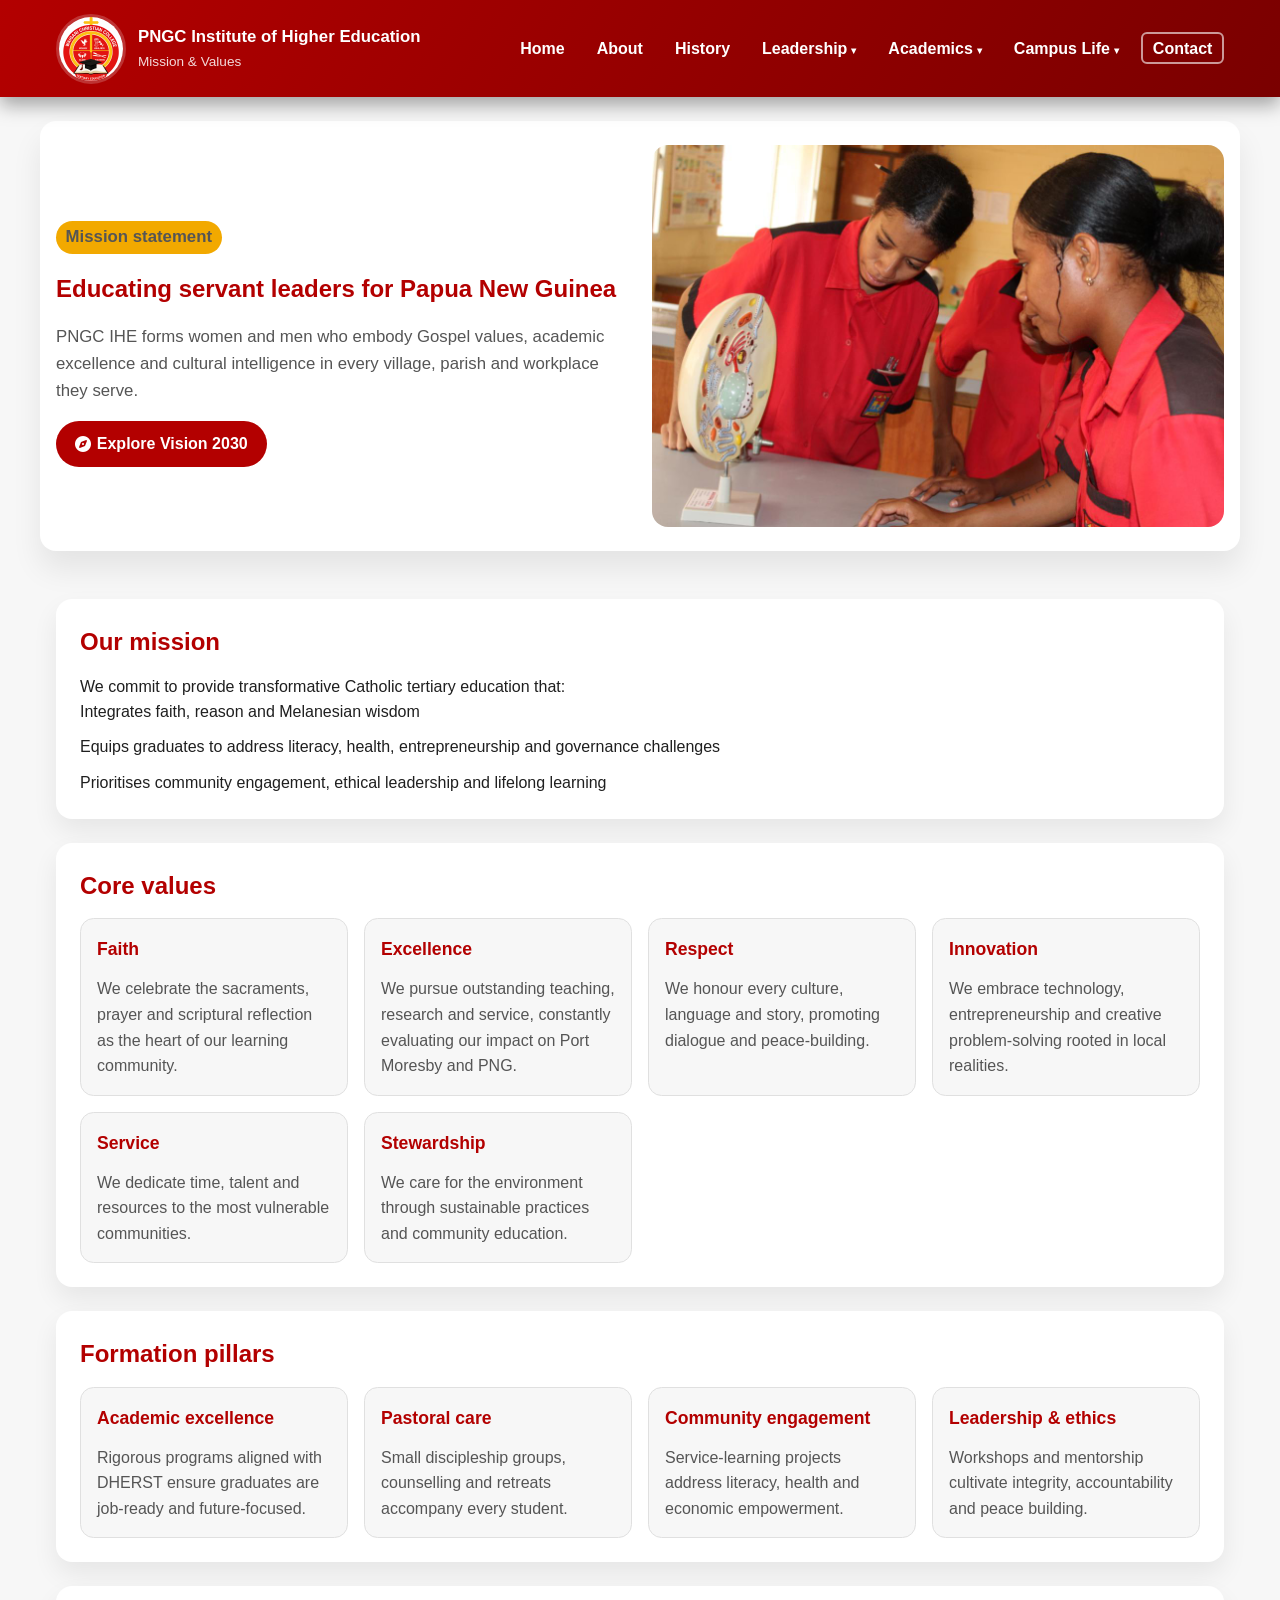
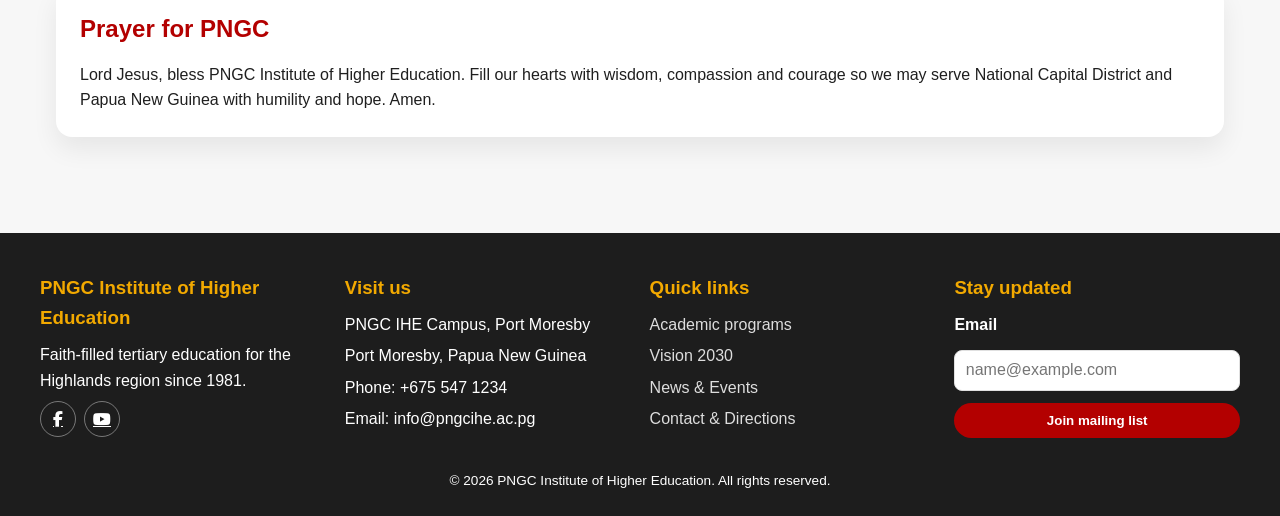
<file: mission.html>
<!DOCTYPE html>
<html lang="en">
<head>
    <meta charset="utf-8" />
    <meta name="viewport" content="width=device-width, initial-scale=1" />
    <title>Mission & Values | PNGC Institute of Higher Education</title>
    <link rel="stylesheet" href="https://cdnjs.cloudflare.com/ajax/libs/font-awesome/6.4.0/css/all.min.css" crossorigin="anonymous" />
    <link rel="stylesheet" href="css/site.css" />
</head>
<body>
    <header class="site-header">
        <div class="header-content">
            <a class="logo-group" href="index.html">
                <img src="images/logo.png" alt="PNGC IHE crest" />
                <div>
                    <p class="logo-title">PNGC Institute of Higher Education</p>
                    <p class="logo-subtitle">Mission & Values</p>
                </div>
            </a>
            <button class="menu-toggle" aria-label="Toggle navigation" aria-expanded="false">
                <i class="fas fa-bars"></i>
            </button>
            <nav aria-label="Main navigation">
                <ul class="menu" id="main-menu">
                    <li><a href="index.html">Home</a></li>
                    <li><a href="about.html">About</a></li>
                    <li><a href="history.html">History</a></li>
                    <li class="has-submenu">
                        <a href="director.html">Leadership</a>
                        <ul class="submenu">
                            <li><a href="director.html">Director</a></li>
                            <li><a href="team.html">Team</a></li>
                        </ul>
                    </li>
                    <li class="has-submenu">
                        <a href="programs.html">Academics</a>
                        <ul class="submenu">
                            <li><a href="programs.html">Programs</a></li>
                            <li><a href="admissions.html">Admissions</a></li>
                            <li><a href="mission.html" class="active">Mission & Values</a></li>
                            <li><a href="vision.html">Vision 2030</a></li>
                        </ul>
                    </li>
                    <li class="has-submenu">
                        <a href="facilities.html">Campus Life</a>
                        <ul class="submenu">
                            <li><a href="facilities.html">Facilities</a></li>
                            <li><a href="parents.html">Parents</a></li>
                            <li><a href="news-events.html">News & Events</a></li>
                        </ul>
                    </li>
                    <li><a href="contact.html" class="btn-link">Contact</a></li>
                </ul>
            </nav>
        </div>
    </header>

    <section class="hero">
        <div>
            <p class="badge">Mission statement</p>
            <h1>Educating servant leaders for Papua New Guinea</h1>
            <p>PNGC IHE forms women and men who embody Gospel values, academic excellence and cultural intelligence in every village, parish and workplace they serve.</p>
            <a href="vision.html" class="btn"><i class="fas fa-compass"></i> Explore Vision 2030</a>
        </div>
        <img src="images/p1.jpg" alt="Students praying" />
    </section>

    <main>
        <section class="content-section">
            <h2 class="section-title">Our mission</h2>
            <p>We commit to provide transformative Catholic tertiary education that:</p>
            <ul class="resource-list">
                <li>Integrates faith, reason and Melanesian wisdom</li>
                <li>Equips graduates to address literacy, health, entrepreneurship and governance challenges</li>
                <li>Prioritises community engagement, ethical leadership and lifelong learning</li>
            </ul>
        </section>

        <section class="content-section">
            <h2 class="section-title">Core values</h2>
            <div class="card-grid">
                <article class="card">
                    <h3>Faith</h3>
                    <p>We celebrate the sacraments, prayer and scriptural reflection as the heart of our learning community.</p>
                </article>
                <article class="card">
                    <h3>Excellence</h3>
                    <p>We pursue outstanding teaching, research and service, constantly evaluating our impact on Port Moresby and PNG.</p>
                </article>
                <article class="card">
                    <h3>Respect</h3>
                    <p>We honour every culture, language and story, promoting dialogue and peace-building.</p>
                </article>
                <article class="card">
                    <h3>Innovation</h3>
                    <p>We embrace technology, entrepreneurship and creative problem-solving rooted in local realities.</p>
                </article>
                <article class="card">
                    <h3>Service</h3>
                    <p>We dedicate time, talent and resources to the most vulnerable communities.</p>
                </article>
                <article class="card">
                    <h3>Stewardship</h3>
                    <p>We care for the environment through sustainable practices and community education.</p>
                </article>
            </div>
        </section>

        <section class="content-section">
            <h2 class="section-title">Formation pillars</h2>
            <div class="card-grid">
                <article class="card">
                    <h3>Academic excellence</h3>
                    <p>Rigorous programs aligned with DHERST ensure graduates are job-ready and future-focused.</p>
                </article>
                <article class="card">
                    <h3>Pastoral care</h3>
                    <p>Small discipleship groups, counselling and retreats accompany every student.</p>
                </article>
                <article class="card">
                    <h3>Community engagement</h3>
                    <p>Service-learning projects address literacy, health and economic empowerment.</p>
                </article>
                <article class="card">
                    <h3>Leadership & ethics</h3>
                    <p>Workshops and mentorship cultivate integrity, accountability and peace building.</p>
                </article>
            </div>
        </section>

        <section class="content-section">
            <h2 class="section-title">Prayer for PNGC</h2>
            <p>Lord Jesus, bless PNGC Institute of Higher Education. Fill our hearts with wisdom, compassion and courage so we may serve National Capital District and Papua New Guinea with humility and hope. Amen.</p>
        </section>
    </main>

    <footer class="site-footer">
        <div class="footer-grid">
            <div>
                <h3>PNGC Institute of Higher Education</h3>
                <p>Faith-filled tertiary education for the Highlands region since 1981.</p>
                <div class="social-links">
                    <a href="https://www.facebook.com/PNGCIHE" target="_blank" rel="noopener" aria-label="Facebook"><i class="fab fa-facebook-f"></i></a>
                    <a href="https://www.youtube.com" target="_blank" rel="noopener" aria-label="YouTube"><i class="fab fa-youtube"></i></a>
                </div>
            </div>
            <div>
                <h3>Visit us</h3>
                <ul class="footer-links">
                    <li>PNGC IHE Campus, Port Moresby</li>
                    <li>Port Moresby, Papua New Guinea</li>
                    <li>Phone: +675 547 1234</li>
                    <li>Email: info@pngcihe.ac.pg</li>
                </ul>
            </div>
            <div>
                <h3>Quick links</h3>
                <ul class="footer-links">
                    <li><a href="programs.html">Academic programs</a></li>
                    <li><a href="vision.html">Vision 2030</a></li>
                    <li><a href="news-events.html">News & Events</a></li>
                    <li><a href="contact.html">Contact & Directions</a></li>
                </ul>
            </div>
            <div>
                <h3>Stay updated</h3>
                <form class="newsletter-form">
                    <label for="newsletter-email-mission">Email</label>
                    <input type="email" id="newsletter-email-mission" placeholder="name@example.com" required />
                    <button type="submit">Join mailing list</button>
                </form>
            </div>
        </div>
        <div class="footer-bottom">
            <p>&copy; <span id="year"></span> PNGC Institute of Higher Education. All rights reserved.</p>
        </div>
    </footer>
    <script src="js/script.js"></script>
</body>
</html>
</file>
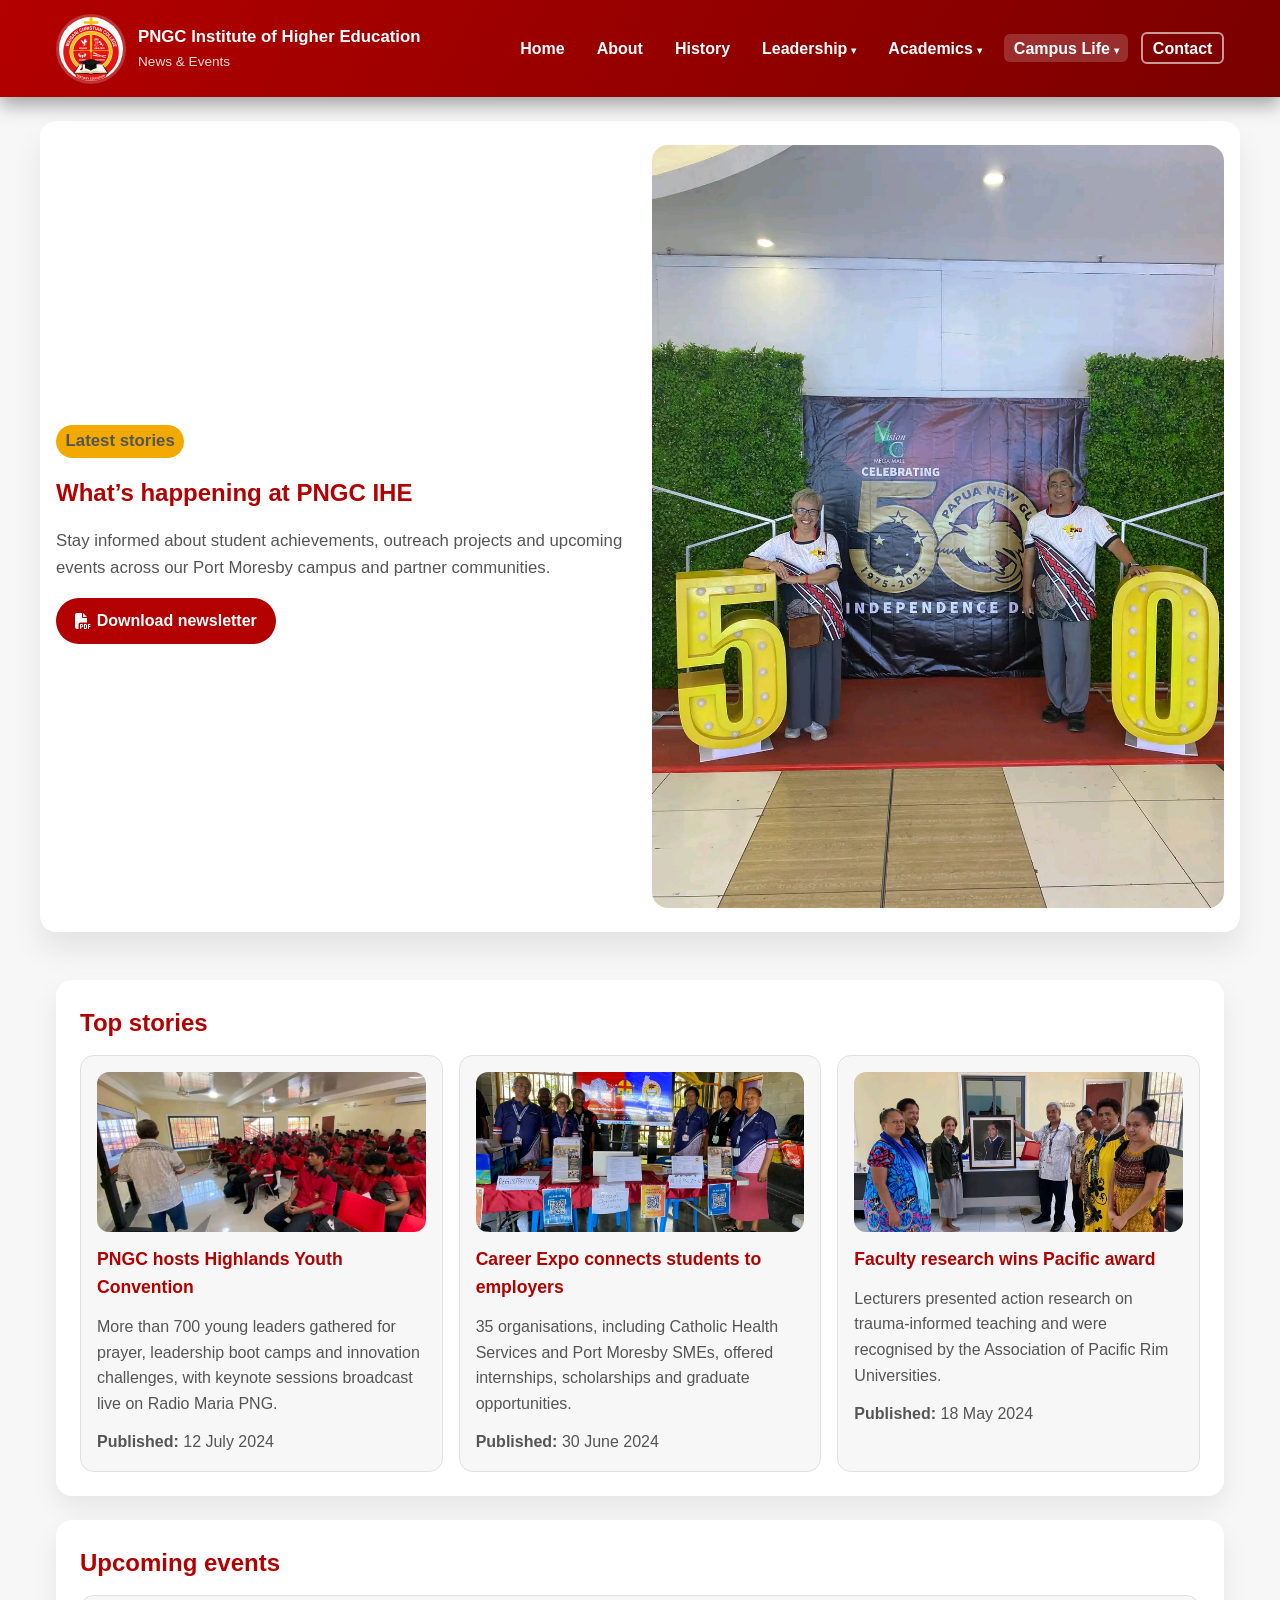
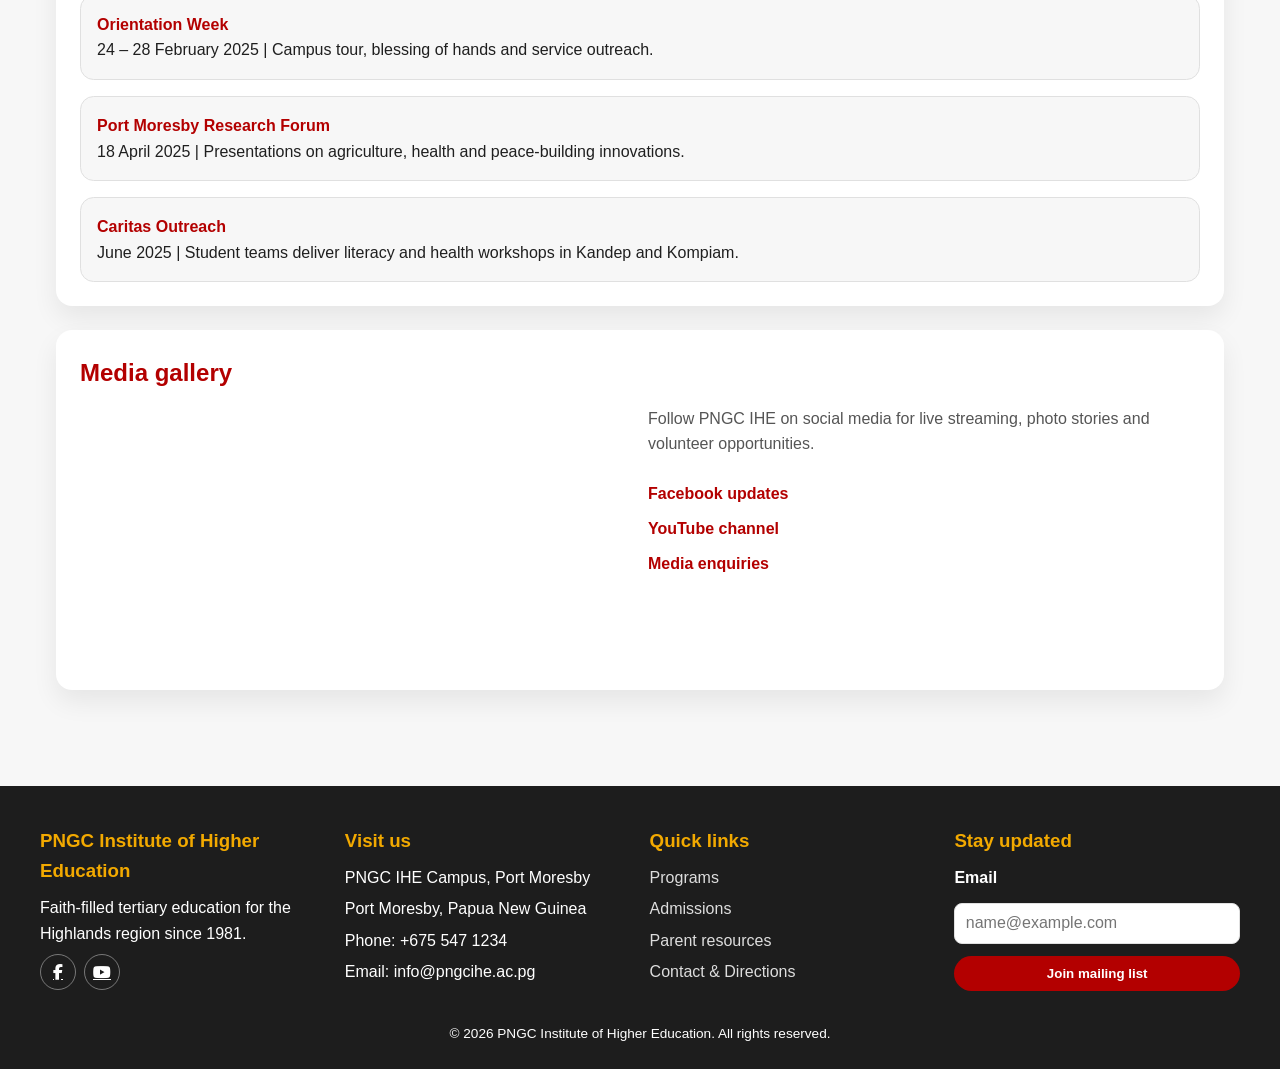
<file: news-events.html>
<!DOCTYPE html>
<html lang="en">
<head>
    <meta charset="utf-8" />
    <meta name="viewport" content="width=device-width, initial-scale=1" />
    <title>News & Events | PNGC Institute of Higher Education</title>
    <link rel="stylesheet" href="https://cdnjs.cloudflare.com/ajax/libs/font-awesome/6.4.0/css/all.min.css" crossorigin="anonymous" />
    <link rel="stylesheet" href="css/site.css" />
</head>
<body>
    <header class="site-header">
        <div class="header-content">
            <a class="logo-group" href="index.html">
                <img src="images/logo.png" alt="PNGC IHE crest" />
                <div>
                    <p class="logo-title">PNGC Institute of Higher Education</p>
                    <p class="logo-subtitle">News & Events</p>
                </div>
            </a>
            <button class="menu-toggle" aria-label="Toggle navigation" aria-expanded="false">
                <i class="fas fa-bars"></i>
            </button>
            <nav aria-label="Main navigation">
                <ul class="menu" id="main-menu">
                    <li><a href="index.html">Home</a></li>
                    <li><a href="about.html">About</a></li>
                    <li><a href="history.html">History</a></li>
                    <li class="has-submenu">
                        <a href="director.html">Leadership</a>
                        <ul class="submenu">
                            <li><a href="director.html">Director</a></li>
                            <li><a href="team.html">Team</a></li>
                        </ul>
                    </li>
                    <li class="has-submenu">
                        <a href="programs.html">Academics</a>
                        <ul class="submenu">
                            <li><a href="programs.html">Programs</a></li>
                            <li><a href="admissions.html">Admissions</a></li>
                            <li><a href="mission.html">Mission & Values</a></li>
                            <li><a href="vision.html">Vision 2030</a></li>
                        </ul>
                    </li>
                    <li class="has-submenu">
                        <a href="facilities.html" class="active">Campus Life</a>
                        <ul class="submenu">
                            <li><a href="facilities.html">Facilities</a></li>
                            <li><a href="parents.html">Parents</a></li>
                            <li><a href="news-events.html" class="active">News & Events</a></li>
                        </ul>
                    </li>
                    <li><a href="contact.html" class="btn-link">Contact</a></li>
                </ul>
            </nav>
        </div>
    </header>

    <section class="hero">
        <div>
            <p class="badge">Latest stories</p>
            <h1>What’s happening at PNGC IHE</h1>
            <p>Stay informed about student achievements, outreach projects and upcoming events across our Port Moresby campus and partner communities.</p>
            <a href="documents/PNGC-newsletter.pdf" class="btn"><i class="fas fa-file-pdf"></i> Download newsletter</a>
        </div>
        <img src="images/exp-cele.jpg" alt="Campus celebration" />
    </section>

    <main>
        <section class="content-section">
            <h2 class="section-title">Top stories</h2>
            <div class="card-grid">
                <article class="card">
                    <img src="images/stdcon1.jpg" alt="Students presenting" />
                    <h3>PNGC hosts Highlands Youth Convention</h3>
                    <p>More than 700 young leaders gathered for prayer, leadership boot camps and innovation challenges, with keynote sessions broadcast live on Radio Maria PNG.</p>
                    <p><strong>Published:</strong> 12 July 2024</p>
                </article>
                <article class="card">
                    <img src="images/carexpo2.jpg" alt="Career expo" />
                    <h3>Career Expo connects students to employers</h3>
                    <p>35 organisations, including Catholic Health Services and Port Moresby SMEs, offered internships, scholarships and graduate opportunities.</p>
                    <p><strong>Published:</strong> 30 June 2024</p>
                </article>
                <article class="card">
                    <img src="images/unistaffs.jpg" alt="Staff" />
                    <h3>Faculty research wins Pacific award</h3>
                    <p>Lecturers presented action research on trauma-informed teaching and were recognised by the Association of Pacific Rim Universities.</p>
                    <p><strong>Published:</strong> 18 May 2024</p>
                </article>
            </div>
        </section>

        <section class="content-section">
            <h2 class="section-title">Upcoming events</h2>
            <div class="event-list">
                <article class="event-card">
                    <strong>Orientation Week</strong>
                    <p>24 – 28 February 2025 | Campus tour, blessing of hands and service outreach.</p>
                </article>
                <article class="event-card">
                    <strong>Port Moresby Research Forum</strong>
                    <p>18 April 2025 | Presentations on agriculture, health and peace-building innovations.</p>
                </article>
                <article class="event-card">
                    <strong>Caritas Outreach</strong>
                    <p>June 2025 | Student teams deliver literacy and health workshops in Kandep and Kompiam.</p>
                </article>
            </div>
        </section>

        <section class="content-section">
            <h2 class="section-title">Media gallery</h2>
            <div class="media-grid">
                <iframe src="https://www.youtube.com/embed/1z0ggwqs9eQ" title="Event highlights" allowfullscreen></iframe>
                <div>
                    <p class="section-lead">Follow PNGC IHE on social media for live streaming, photo stories and volunteer opportunities.</p>
                    <ul class="resource-list">
                        <li><a href="https://www.facebook.com/PNGCIHE" target="_blank" rel="noopener">Facebook updates</a></li>
                        <li><a href="https://www.youtube.com" target="_blank" rel="noopener">YouTube channel</a></li>
                        <li><a href="contact.html">Media enquiries</a></li>
                    </ul>
                </div>
            </div>
        </section>
    </main>

    <footer class="site-footer">
        <div class="footer-grid">
            <div>
                <h3>PNGC Institute of Higher Education</h3>
                <p>Faith-filled tertiary education for the Highlands region since 1981.</p>
                <div class="social-links">
                    <a href="https://www.facebook.com/PNGCIHE" target="_blank" rel="noopener" aria-label="Facebook"><i class="fab fa-facebook-f"></i></a>
                    <a href="https://www.youtube.com" target="_blank" rel="noopener" aria-label="YouTube"><i class="fab fa-youtube"></i></a>
                </div>
            </div>
            <div>
                <h3>Visit us</h3>
                <ul class="footer-links">
                    <li>PNGC IHE Campus, Port Moresby</li>
                    <li>Port Moresby, Papua New Guinea</li>
                    <li>Phone: +675 547 1234</li>
                    <li>Email: info@pngcihe.ac.pg</li>
                </ul>
            </div>
            <div>
                <h3>Quick links</h3>
                <ul class="footer-links">
                    <li><a href="programs.html">Programs</a></li>
                    <li><a href="admissions.html">Admissions</a></li>
                    <li><a href="parents.html">Parent resources</a></li>
                    <li><a href="contact.html">Contact & Directions</a></li>
                </ul>
            </div>
            <div>
                <h3>Stay updated</h3>
                <form class="newsletter-form">
                    <label for="newsletter-email-news">Email</label>
                    <input type="email" id="newsletter-email-news" placeholder="name@example.com" required />
                    <button type="submit">Join mailing list</button>
                </form>
            </div>
        </div>
        <div class="footer-bottom">
            <p>&copy; <span id="year"></span> PNGC Institute of Higher Education. All rights reserved.</p>
        </div>
    </footer>
    <script src="js/script.js"></script>
</body>
</html>
</file>
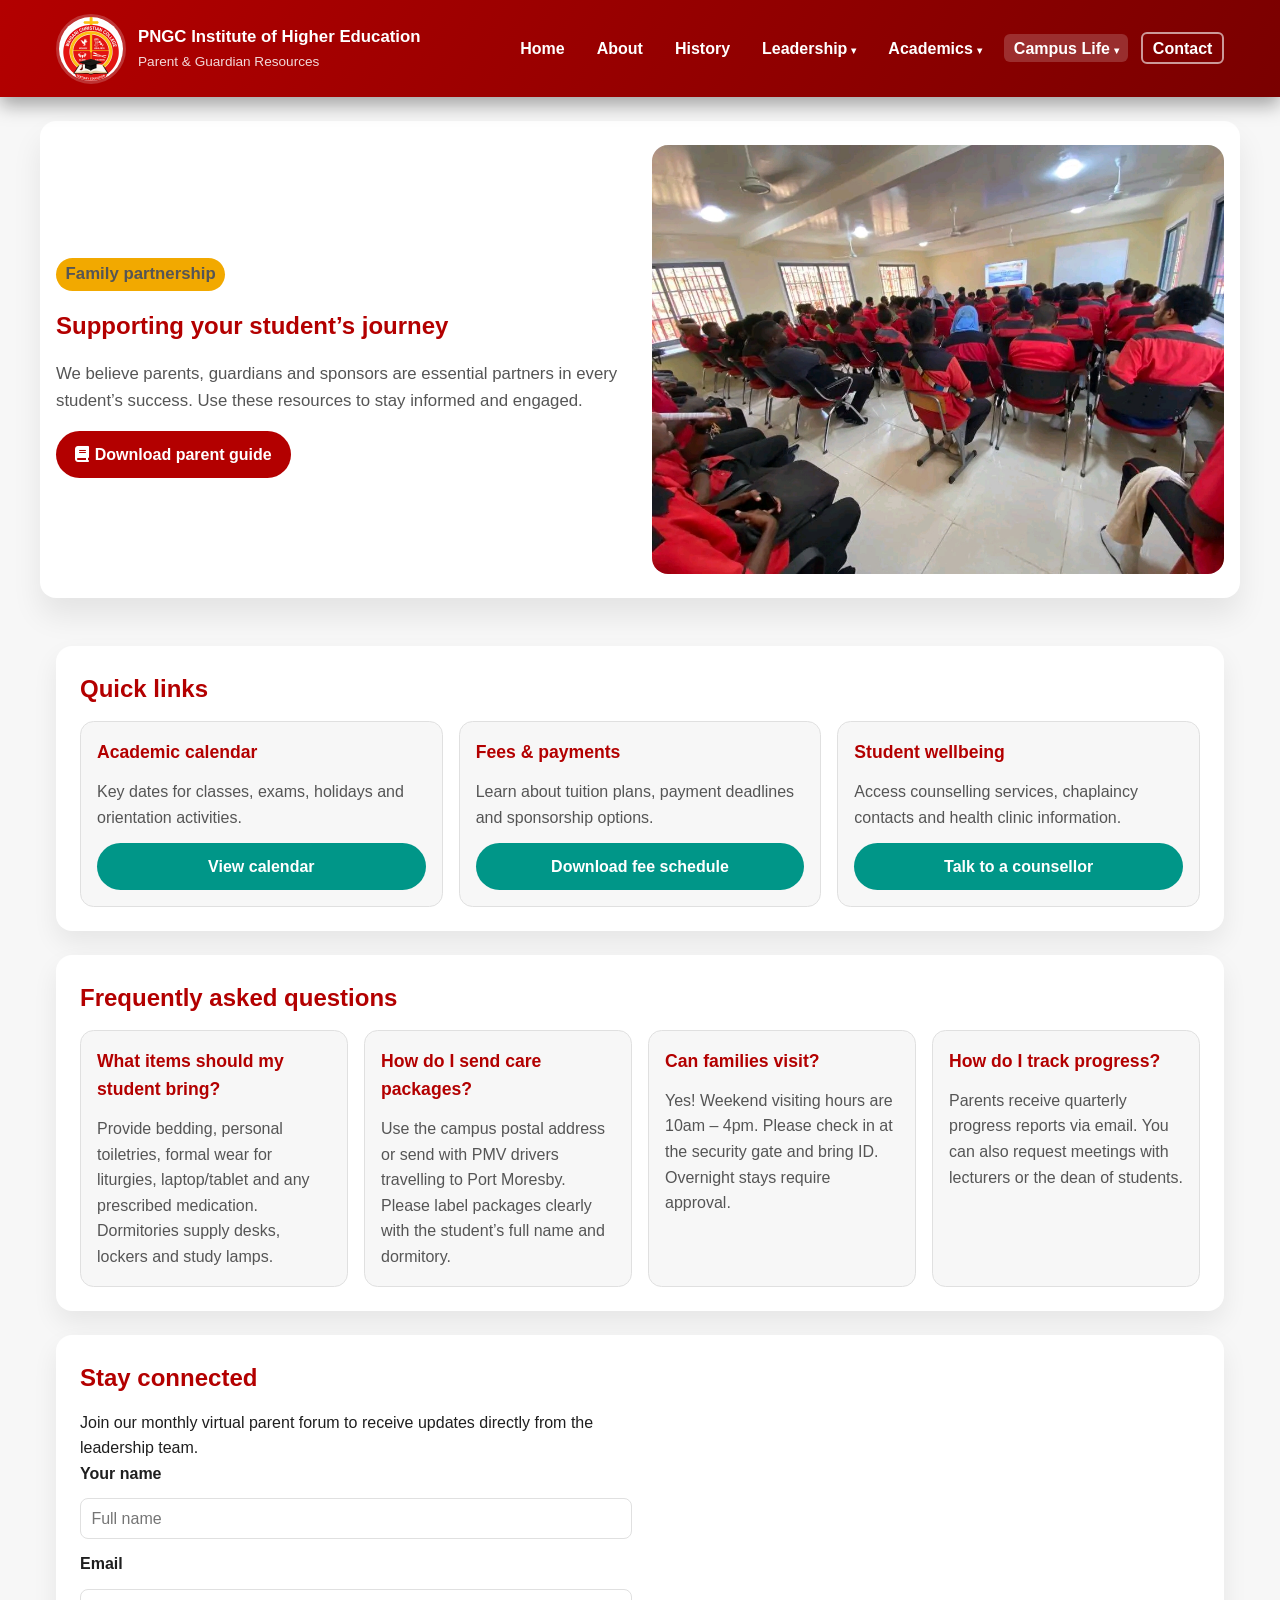
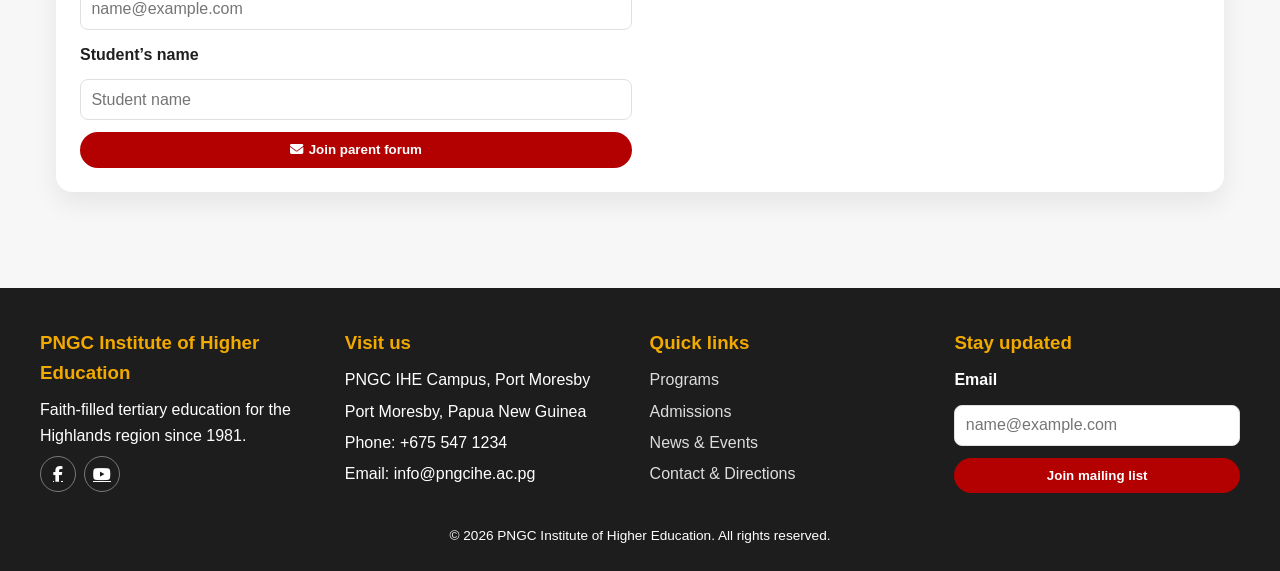
<file: parents.html>
<!DOCTYPE html>
<html lang="en">
<head>
    <meta charset="utf-8" />
    <meta name="viewport" content="width=device-width, initial-scale=1" />
    <title>Parent & Guardian Resources | PNGC Institute of Higher Education</title>
    <link rel="stylesheet" href="https://cdnjs.cloudflare.com/ajax/libs/font-awesome/6.4.0/css/all.min.css" crossorigin="anonymous" />
    <link rel="stylesheet" href="css/site.css" />
</head>
<body>
    <header class="site-header">
        <div class="header-content">
            <a class="logo-group" href="index.html">
                <img src="images/logo.png" alt="PNGC IHE crest" />
                <div>
                    <p class="logo-title">PNGC Institute of Higher Education</p>
                    <p class="logo-subtitle">Parent & Guardian Resources</p>
                </div>
            </a>
            <button class="menu-toggle" aria-label="Toggle navigation" aria-expanded="false">
                <i class="fas fa-bars"></i>
            </button>
            <nav aria-label="Main navigation">
                <ul class="menu" id="main-menu">
                    <li><a href="index.html">Home</a></li>
                    <li><a href="about.html">About</a></li>
                    <li><a href="history.html">History</a></li>
                    <li class="has-submenu">
                        <a href="director.html">Leadership</a>
                        <ul class="submenu">
                            <li><a href="director.html">Director</a></li>
                            <li><a href="team.html">Team</a></li>
                        </ul>
                    </li>
                    <li class="has-submenu">
                        <a href="programs.html">Academics</a>
                        <ul class="submenu">
                            <li><a href="programs.html">Programs</a></li>
                            <li><a href="admissions.html">Admissions</a></li>
                            <li><a href="mission.html">Mission & Values</a></li>
                            <li><a href="vision.html">Vision 2030</a></li>
                        </ul>
                    </li>
                    <li class="has-submenu">
                        <a href="facilities.html" class="active">Campus Life</a>
                        <ul class="submenu">
                            <li><a href="facilities.html">Facilities</a></li>
                            <li><a href="parents.html" class="active">Parents</a></li>
                            <li><a href="news-events.html">News & Events</a></li>
                        </ul>
                    </li>
                    <li><a href="contact.html" class="btn-link">Contact</a></li>
                </ul>
            </nav>
        </div>
    </header>

    <section class="hero">
        <div>
            <p class="badge">Family partnership</p>
            <h1>Supporting your student’s journey</h1>
            <p>We believe parents, guardians and sponsors are essential partners in every student’s success. Use these resources to stay informed and engaged.</p>
            <a href="documents/PNGC-parent-guide.pdf" class="btn"><i class="fas fa-book"></i> Download parent guide</a>
        </div>
        <img src="images/stdcon2.jpg" alt="Parents visiting PNGC" />
    </section>

    <main>
        <section class="content-section">
            <h2 class="section-title">Quick links</h2>
            <div class="card-grid">
                <article class="card">
                    <h3>Academic calendar</h3>
                    <p>Key dates for classes, exams, holidays and orientation activities.</p>
                    <a href="documents/PNGC-academic-calendar.pdf" class="btn secondary">View calendar</a>
                </article>
                <article class="card">
                    <h3>Fees & payments</h3>
                    <p>Learn about tuition plans, payment deadlines and sponsorship options.</p>
                    <a href="documents/PNGC-fees-2025.pdf" class="btn secondary">Download fee schedule</a>
                </article>
                <article class="card">
                    <h3>Student wellbeing</h3>
                    <p>Access counselling services, chaplaincy contacts and health clinic information.</p>
                    <a href="contact.html" class="btn secondary">Talk to a counsellor</a>
                </article>
            </div>
        </section>

        <section class="content-section">
            <h2 class="section-title">Frequently asked questions</h2>
            <div class="card-grid">
                <article class="card">
                    <h3>What items should my student bring?</h3>
                    <p>Provide bedding, personal toiletries, formal wear for liturgies, laptop/tablet and any prescribed medication. Dormitories supply desks, lockers and study lamps.</p>
                </article>
                <article class="card">
                    <h3>How do I send care packages?</h3>
                    <p>Use the campus postal address or send with PMV drivers travelling to Port Moresby. Please label packages clearly with the student’s full name and dormitory.</p>
                </article>
                <article class="card">
                    <h3>Can families visit?</h3>
                    <p>Yes! Weekend visiting hours are 10am – 4pm. Please check in at the security gate and bring ID. Overnight stays require approval.</p>
                </article>
                <article class="card">
                    <h3>How do I track progress?</h3>
                    <p>Parents receive quarterly progress reports via email. You can also request meetings with lecturers or the dean of students.</p>
                </article>
            </div>
        </section>

        <section class="content-section">
            <h2 class="section-title">Stay connected</h2>
            <div class="contact-grid">
                <div>
                    <p>Join our monthly virtual parent forum to receive updates directly from the leadership team.</p>
                    <form>
                        <label for="parent-name">Your name</label>
                        <input type="text" id="parent-name" placeholder="Full name" required />

                        <label for="parent-email">Email</label>
                        <input type="email" id="parent-email" placeholder="name@example.com" required />

                        <label for="student-name">Student’s name</label>
                        <input type="text" id="student-name" placeholder="Student name" />

                        <button type="submit" class="btn"><i class="fas fa-envelope"></i> Join parent forum</button>
                    </form>
                </div>
                <iframe src="https://www.youtube.com/embed/v64KOxKVLVg" title="Parent testimony" allowfullscreen></iframe>
            </div>
        </section>
    </main>

    <footer class="site-footer">
        <div class="footer-grid">
            <div>
                <h3>PNGC Institute of Higher Education</h3>
                <p>Faith-filled tertiary education for the Highlands region since 1981.</p>
                <div class="social-links">
                    <a href="https://www.facebook.com/PNGCIHE" target="_blank" rel="noopener" aria-label="Facebook"><i class="fab fa-facebook-f"></i></a>
                    <a href="https://www.youtube.com" target="_blank" rel="noopener" aria-label="YouTube"><i class="fab fa-youtube"></i></a>
                </div>
            </div>
            <div>
                <h3>Visit us</h3>
                <ul class="footer-links">
                    <li>PNGC IHE Campus, Port Moresby</li>
                    <li>Port Moresby, Papua New Guinea</li>
                    <li>Phone: +675 547 1234</li>
                    <li>Email: info@pngcihe.ac.pg</li>
                </ul>
            </div>
            <div>
                <h3>Quick links</h3>
                <ul class="footer-links">
                    <li><a href="programs.html">Programs</a></li>
                    <li><a href="admissions.html">Admissions</a></li>
                    <li><a href="news-events.html">News & Events</a></li>
                    <li><a href="contact.html">Contact & Directions</a></li>
                </ul>
            </div>
            <div>
                <h3>Stay updated</h3>
                <form class="newsletter-form">
                    <label for="newsletter-email-parents">Email</label>
                    <input type="email" id="newsletter-email-parents" placeholder="name@example.com" required />
                    <button type="submit">Join mailing list</button>
                </form>
            </div>
        </div>
        <div class="footer-bottom">
            <p>&copy; <span id="year"></span> PNGC Institute of Higher Education. All rights reserved.</p>
        </div>
    </footer>
    <script src="js/script.js"></script>
</body>
</html>
</file>
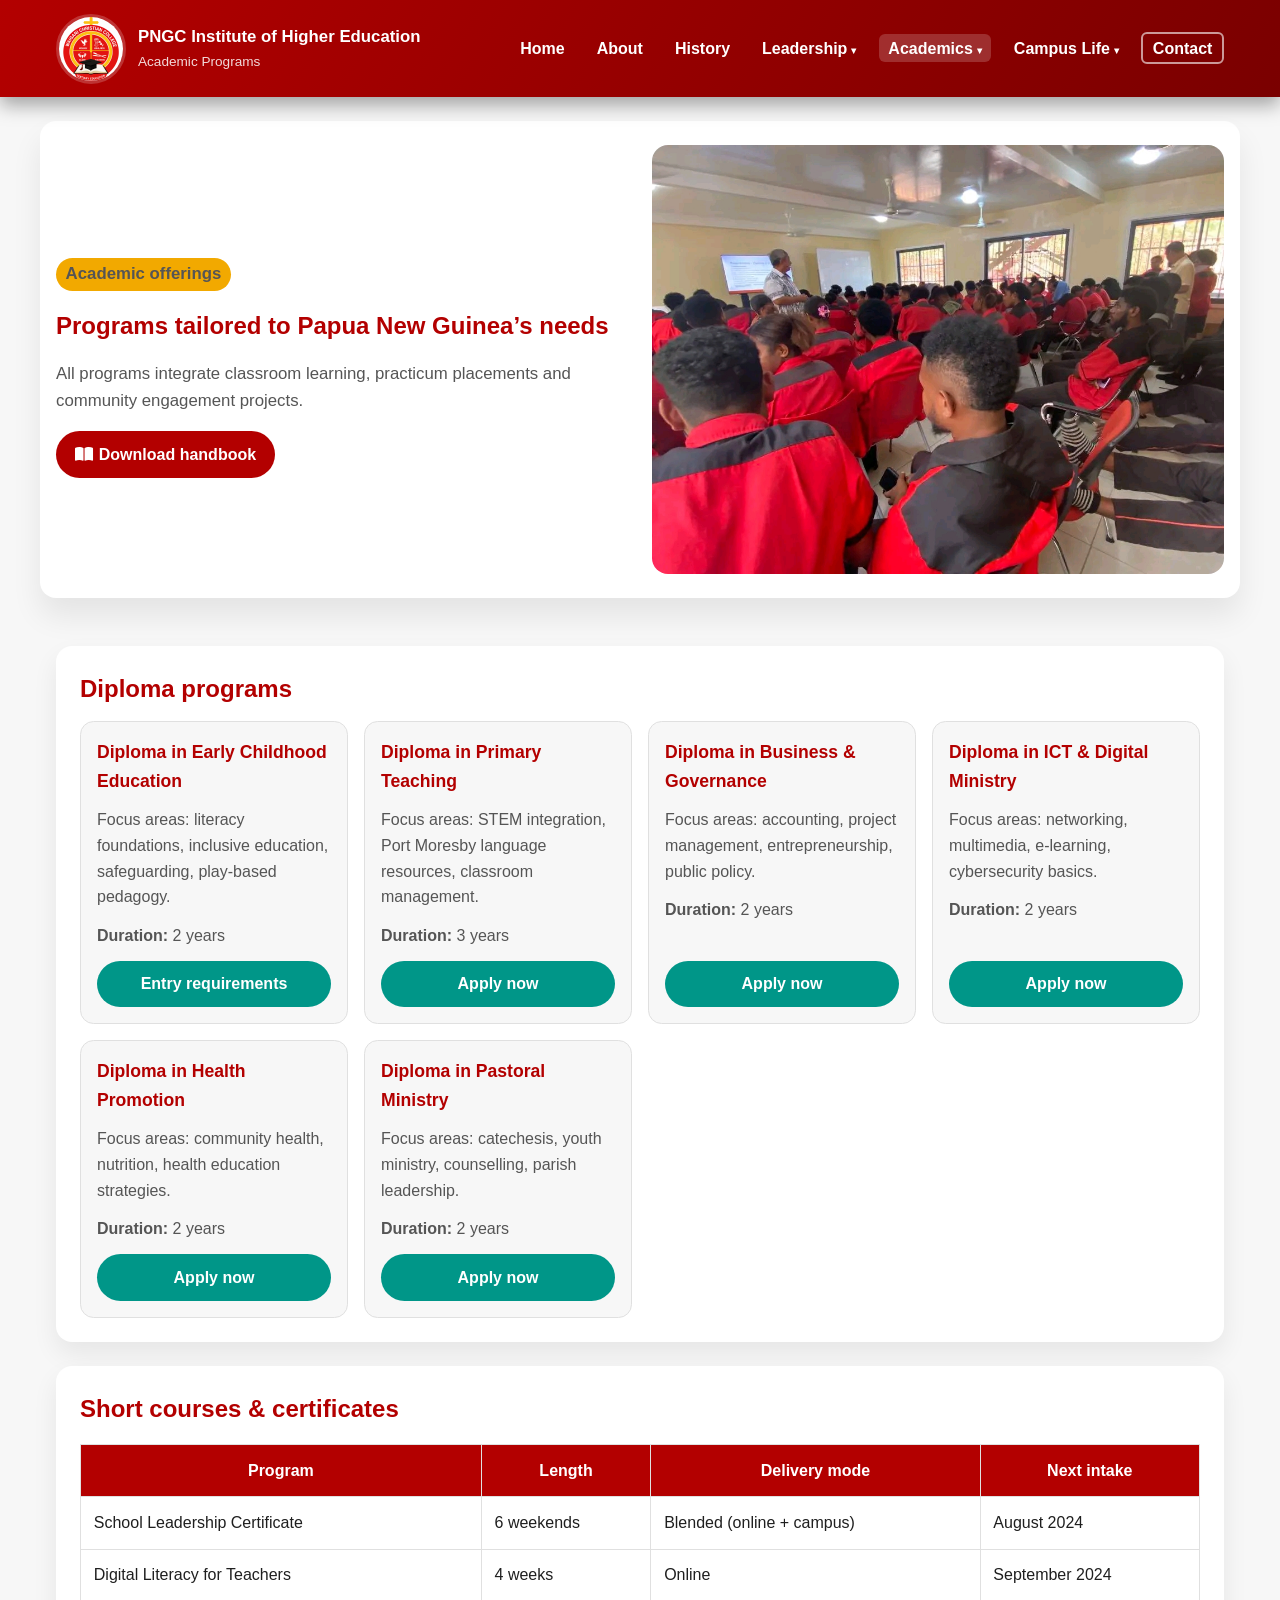
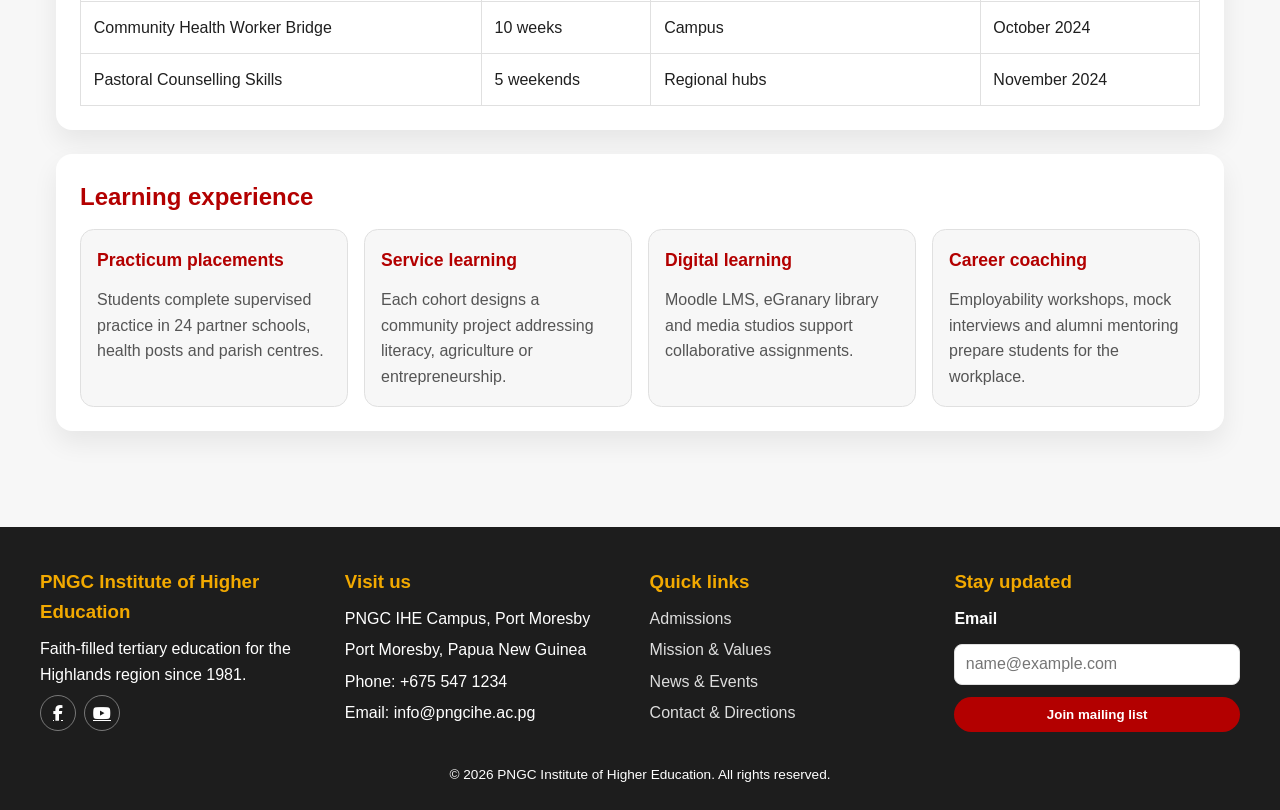
<file: programs.html>
<!DOCTYPE html>
<html lang="en">
<head>
    <meta charset="utf-8" />
    <meta name="viewport" content="width=device-width, initial-scale=1" />
    <title>Programs | PNGC Institute of Higher Education</title>
    <link rel="stylesheet" href="https://cdnjs.cloudflare.com/ajax/libs/font-awesome/6.4.0/css/all.min.css" crossorigin="anonymous" />
    <link rel="stylesheet" href="css/site.css" />
</head>
<body>
    <header class="site-header">
        <div class="header-content">
            <a class="logo-group" href="index.html">
                <img src="images/logo.png" alt="PNGC IHE crest" />
                <div>
                    <p class="logo-title">PNGC Institute of Higher Education</p>
                    <p class="logo-subtitle">Academic Programs</p>
                </div>
            </a>
            <button class="menu-toggle" aria-label="Toggle navigation" aria-expanded="false">
                <i class="fas fa-bars"></i>
            </button>
            <nav aria-label="Main navigation">
                <ul class="menu" id="main-menu">
                    <li><a href="index.html">Home</a></li>
                    <li><a href="about.html">About</a></li>
                    <li><a href="history.html">History</a></li>
                    <li class="has-submenu">
                        <a href="director.html">Leadership</a>
                        <ul class="submenu">
                            <li><a href="director.html">Director</a></li>
                            <li><a href="team.html">Team</a></li>
                        </ul>
                    </li>
                    <li class="has-submenu">
                        <a href="programs.html" class="active">Academics</a>
                        <ul class="submenu">
                            <li><a href="programs.html" class="active">Programs</a></li>
                            <li><a href="admissions.html">Admissions</a></li>
                            <li><a href="mission.html">Mission & Values</a></li>
                            <li><a href="vision.html">Vision 2030</a></li>
                        </ul>
                    </li>
                    <li class="has-submenu">
                        <a href="facilities.html">Campus Life</a>
                        <ul class="submenu">
                            <li><a href="facilities.html">Facilities</a></li>
                            <li><a href="parents.html">Parents</a></li>
                            <li><a href="news-events.html">News & Events</a></li>
                        </ul>
                    </li>
                    <li><a href="contact.html" class="btn-link">Contact</a></li>
                </ul>
            </nav>
        </div>
    </header>

    <section class="hero">
        <div>
            <p class="badge">Academic offerings</p>
            <h1>Programs tailored to Papua New Guinea’s needs</h1>
            <p>All programs integrate classroom learning, practicum placements and community engagement projects.</p>
            <a href="documents/PNGC-program-handbook.pdf" class="btn"><i class="fas fa-book-open"></i> Download handbook</a>
        </div>
        <img src="images/stdcon3.jpg" alt="Students in lecture" />
    </section>

    <main>
        <section class="content-section">
            <h2 class="section-title">Diploma programs</h2>
            <div class="card-grid">
                <article class="card">
                    <h3>Diploma in Early Childhood Education</h3>
                    <p>Focus areas: literacy foundations, inclusive education, safeguarding, play-based pedagogy.</p>
                    <p><strong>Duration:</strong> 2 years</p>
                    <a href="admissions.html" class="btn secondary">Entry requirements</a>
                </article>
                <article class="card">
                    <h3>Diploma in Primary Teaching</h3>
                    <p>Focus areas: STEM integration, Port Moresby language resources, classroom management.</p>
                    <p><strong>Duration:</strong> 3 years</p>
                    <a href="admissions.html" class="btn secondary">Apply now</a>
                </article>
                <article class="card">
                    <h3>Diploma in Business & Governance</h3>
                    <p>Focus areas: accounting, project management, entrepreneurship, public policy.</p>
                    <p><strong>Duration:</strong> 2 years</p>
                    <a href="admissions.html" class="btn secondary">Apply now</a>
                </article>
                <article class="card">
                    <h3>Diploma in ICT & Digital Ministry</h3>
                    <p>Focus areas: networking, multimedia, e-learning, cybersecurity basics.</p>
                    <p><strong>Duration:</strong> 2 years</p>
                    <a href="admissions.html" class="btn secondary">Apply now</a>
                </article>
                <article class="card">
                    <h3>Diploma in Health Promotion</h3>
                    <p>Focus areas: community health, nutrition, health education strategies.</p>
                    <p><strong>Duration:</strong> 2 years</p>
                    <a href="admissions.html" class="btn secondary">Apply now</a>
                </article>
                <article class="card">
                    <h3>Diploma in Pastoral Ministry</h3>
                    <p>Focus areas: catechesis, youth ministry, counselling, parish leadership.</p>
                    <p><strong>Duration:</strong> 2 years</p>
                    <a href="admissions.html" class="btn secondary">Apply now</a>
                </article>
            </div>
        </section>

        <section class="content-section">
            <h2 class="section-title">Short courses & certificates</h2>
            <table class="table">
                <thead>
                    <tr>
                        <th>Program</th>
                        <th>Length</th>
                        <th>Delivery mode</th>
                        <th>Next intake</th>
                    </tr>
                </thead>
                <tbody>
                    <tr>
                        <td>School Leadership Certificate</td>
                        <td>6 weekends</td>
                        <td>Blended (online + campus)</td>
                        <td>August 2024</td>
                    </tr>
                    <tr>
                        <td>Digital Literacy for Teachers</td>
                        <td>4 weeks</td>
                        <td>Online</td>
                        <td>September 2024</td>
                    </tr>
                    <tr>
                        <td>Community Health Worker Bridge</td>
                        <td>10 weeks</td>
                        <td>Campus</td>
                        <td>October 2024</td>
                    </tr>
                    <tr>
                        <td>Pastoral Counselling Skills</td>
                        <td>5 weekends</td>
                        <td>Regional hubs</td>
                        <td>November 2024</td>
                    </tr>
                </tbody>
            </table>
        </section>

        <section class="content-section">
            <h2 class="section-title">Learning experience</h2>
            <div class="card-grid">
                <article class="card">
                    <h3>Practicum placements</h3>
                    <p>Students complete supervised practice in 24 partner schools, health posts and parish centres.</p>
                </article>
                <article class="card">
                    <h3>Service learning</h3>
                    <p>Each cohort designs a community project addressing literacy, agriculture or entrepreneurship.</p>
                </article>
                <article class="card">
                    <h3>Digital learning</h3>
                    <p>Moodle LMS, eGranary library and media studios support collaborative assignments.</p>
                </article>
                <article class="card">
                    <h3>Career coaching</h3>
                    <p>Employability workshops, mock interviews and alumni mentoring prepare students for the workplace.</p>
                </article>
            </div>
        </section>
    </main>

    <footer class="site-footer">
        <div class="footer-grid">
            <div>
                <h3>PNGC Institute of Higher Education</h3>
                <p>Faith-filled tertiary education for the Highlands region since 1981.</p>
                <div class="social-links">
                    <a href="https://www.facebook.com/PNGCIHE" target="_blank" rel="noopener" aria-label="Facebook"><i class="fab fa-facebook-f"></i></a>
                    <a href="https://www.youtube.com" target="_blank" rel="noopener" aria-label="YouTube"><i class="fab fa-youtube"></i></a>
                </div>
            </div>
            <div>
                <h3>Visit us</h3>
                <ul class="footer-links">
                    <li>PNGC IHE Campus, Port Moresby</li>
                    <li>Port Moresby, Papua New Guinea</li>
                    <li>Phone: +675 547 1234</li>
                    <li>Email: info@pngcihe.ac.pg</li>
                </ul>
            </div>
            <div>
                <h3>Quick links</h3>
                <ul class="footer-links">
                    <li><a href="admissions.html">Admissions</a></li>
                    <li><a href="mission.html">Mission & Values</a></li>
                    <li><a href="news-events.html">News & Events</a></li>
                    <li><a href="contact.html">Contact & Directions</a></li>
                </ul>
            </div>
            <div>
                <h3>Stay updated</h3>
                <form class="newsletter-form">
                    <label for="newsletter-email-programs">Email</label>
                    <input type="email" id="newsletter-email-programs" placeholder="name@example.com" required />
                    <button type="submit">Join mailing list</button>
                </form>
            </div>
        </div>
        <div class="footer-bottom">
            <p>&copy; <span id="year"></span> PNGC Institute of Higher Education. All rights reserved.</p>
        </div>
    </footer>
    <script src="js/script.js"></script>
</body>
</html>
</file>
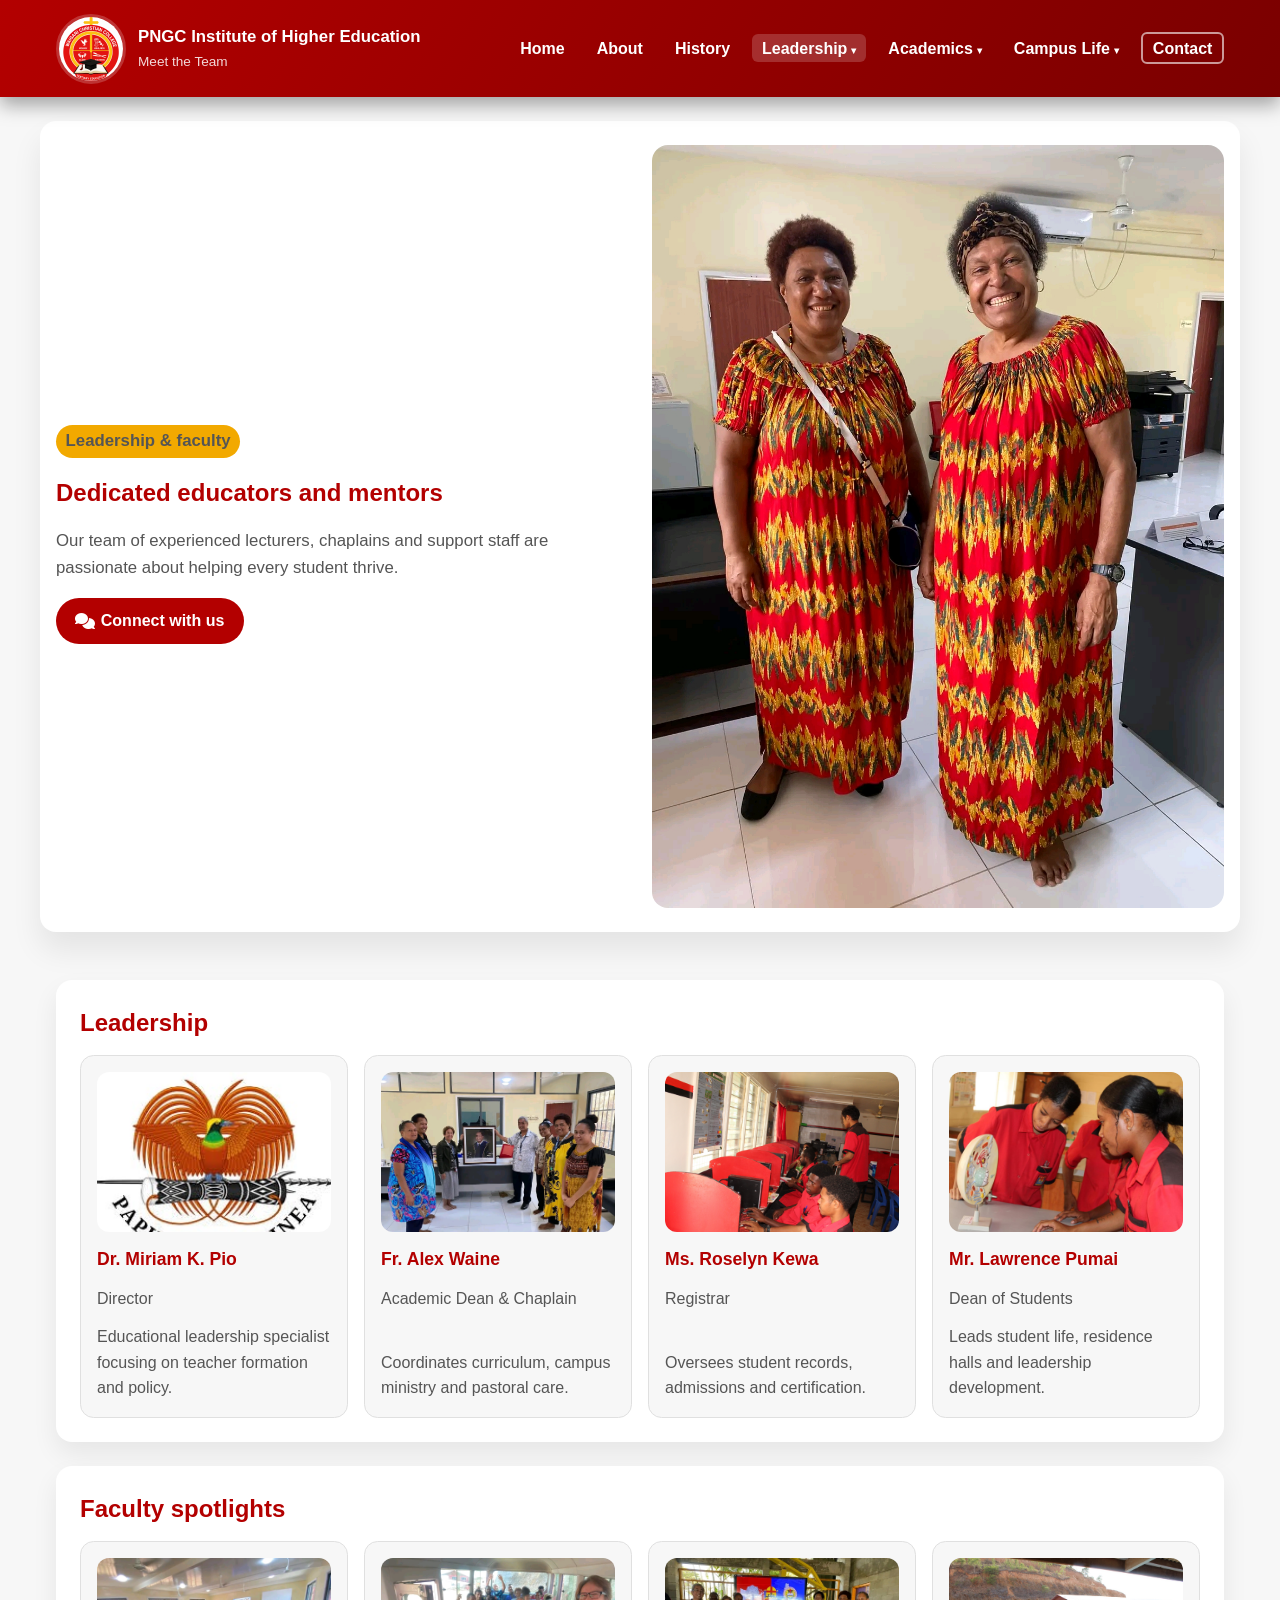
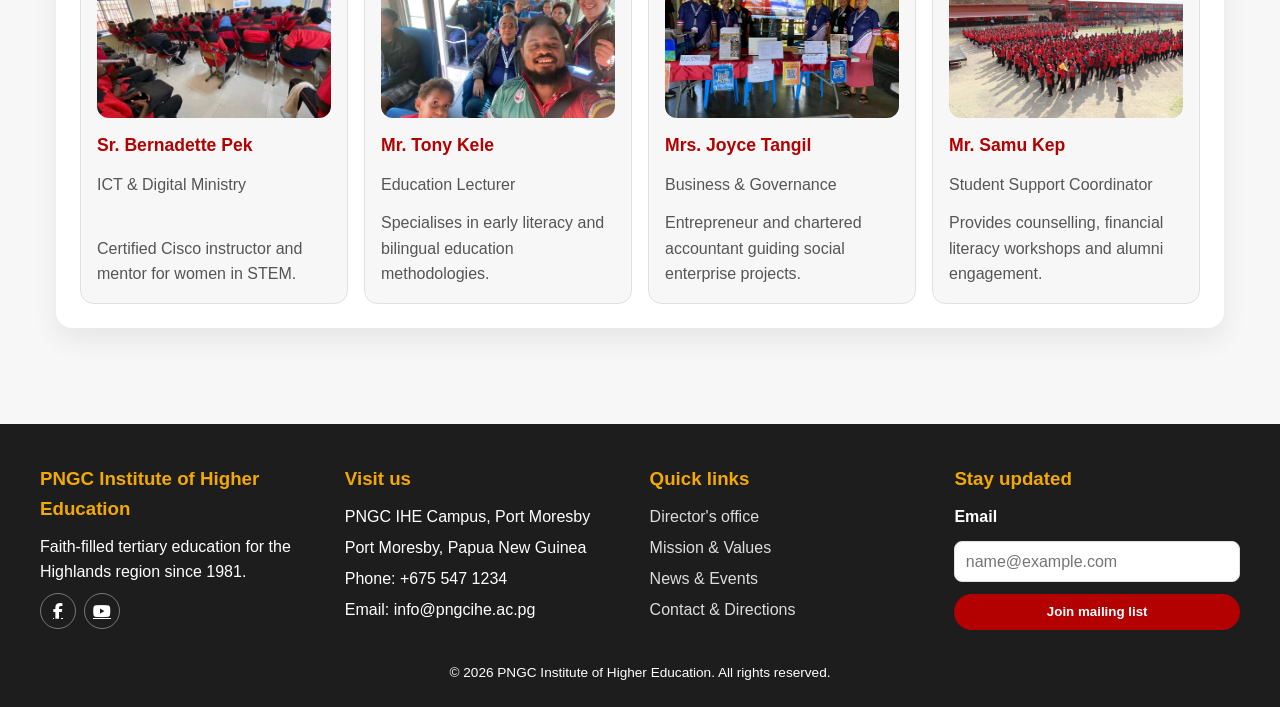
<file: team.html>
<!DOCTYPE html>
<html lang="en">
<head>
    <meta charset="utf-8" />
    <meta name="viewport" content="width=device-width, initial-scale=1" />
    <title>Our Team | PNGC Institute of Higher Education</title>
    <link rel="stylesheet" href="https://cdnjs.cloudflare.com/ajax/libs/font-awesome/6.4.0/css/all.min.css" crossorigin="anonymous" />
    <link rel="stylesheet" href="css/site.css" />
</head>
<body>
    <header class="site-header">
        <div class="header-content">
            <a class="logo-group" href="index.html">
                <img src="images/logo.png" alt="PNGC IHE crest" />
                <div>
                    <p class="logo-title">PNGC Institute of Higher Education</p>
                    <p class="logo-subtitle">Meet the Team</p>
                </div>
            </a>
            <button class="menu-toggle" aria-label="Toggle navigation" aria-expanded="false">
                <i class="fas fa-bars"></i>
            </button>
            <nav aria-label="Main navigation">
                <ul class="menu" id="main-menu">
                    <li><a href="index.html">Home</a></li>
                    <li><a href="about.html">About</a></li>
                    <li><a href="history.html">History</a></li>
                    <li class="has-submenu">
                        <a href="director.html" class="active">Leadership</a>
                        <ul class="submenu">
                            <li><a href="director.html">Director</a></li>
                            <li><a href="team.html" class="active">Team</a></li>
                        </ul>
                    </li>
                    <li class="has-submenu">
                        <a href="programs.html">Academics</a>
                        <ul class="submenu">
                            <li><a href="programs.html">Programs</a></li>
                            <li><a href="admissions.html">Admissions</a></li>
                            <li><a href="mission.html">Mission & Values</a></li>
                            <li><a href="vision.html">Vision 2030</a></li>
                        </ul>
                    </li>
                    <li class="has-submenu">
                        <a href="facilities.html">Campus Life</a>
                        <ul class="submenu">
                            <li><a href="facilities.html">Facilities</a></li>
                            <li><a href="parents.html">Parents</a></li>
                            <li><a href="news-events.html">News & Events</a></li>
                        </ul>
                    </li>
                    <li><a href="contact.html" class="btn-link">Contact</a></li>
                </ul>
            </nav>
        </div>
    </header>

    <section class="hero">
        <div>
            <p class="badge">Leadership & faculty</p>
            <h1>Dedicated educators and mentors</h1>
            <p>Our team of experienced lecturers, chaplains and support staff are passionate about helping every student thrive.</p>
            <a href="contact.html" class="btn"><i class="fas fa-comments"></i> Connect with us</a>
        </div>
        <img src="images/staffs.jpg" alt="PNGC staff" />
    </section>

    <main>
        <section class="content-section">
            <h2 class="section-title">Leadership</h2>
            <div class="card-grid">
                <article class="card">
                    <img src="images/dherst-1.jpg" alt="Director" />
                    <h3>Dr. Miriam K. Pio</h3>
                    <p>Director</p>
                    <p>Educational leadership specialist focusing on teacher formation and policy.</p>
                </article>
                <article class="card">
                    <img src="images/unistaffs.jpg" alt="Academic dean" />
                    <h3>Fr. Alex Waine</h3>
                    <p>Academic Dean & Chaplain</p>
                    <p>Coordinates curriculum, campus ministry and pastoral care.</p>
                </article>
                <article class="card">
                    <img src="images/p2.jpg" alt="Registrar" />
                    <h3>Ms. Roselyn Kewa</h3>
                    <p>Registrar</p>
                    <p>Oversees student records, admissions and certification.</p>
                </article>
                <article class="card">
                    <img src="images/p1.jpg" alt="Dean of students" />
                    <h3>Mr. Lawrence Pumai</h3>
                    <p>Dean of Students</p>
                    <p>Leads student life, residence halls and leadership development.</p>
                </article>
            </div>
        </section>

        <section class="content-section">
            <h2 class="section-title">Faculty spotlights</h2>
            <div class="card-grid">
                <article class="card">
                    <img src="images/stdcon2.jpg" alt="ICT lecturer" />
                    <h3>Sr. Bernadette Pek</h3>
                    <p>ICT & Digital Ministry</p>
                    <p>Certified Cisco instructor and mentor for women in STEM.</p>
                </article>
                <article class="card">
                    <img src="images/earlychildhood.jpg" alt="Education lecturer" />
                    <h3>Mr. Tony Kele</h3>
                    <p>Education Lecturer</p>
                    <p>Specialises in early literacy and bilingual education methodologies.</p>
                </article>
                <article class="card">
                    <img src="images/carexpo2.jpg" alt="Business lecturer" />
                    <h3>Mrs. Joyce Tangil</h3>
                    <p>Business & Governance</p>
                    <p>Entrepreneur and chartered accountant guiding social enterprise projects.</p>
                </article>
                <article class="card">
                    <img src="images/12stdsassembly.jpg" alt="Student support" />
                    <h3>Mr. Samu Kep</h3>
                    <p>Student Support Coordinator</p>
                    <p>Provides counselling, financial literacy workshops and alumni engagement.</p>
                </article>
            </div>
        </section>
    </main>

    <footer class="site-footer">
        <div class="footer-grid">
            <div>
                <h3>PNGC Institute of Higher Education</h3>
                <p>Faith-filled tertiary education for the Highlands region since 1981.</p>
                <div class="social-links">
                    <a href="https://www.facebook.com/PNGCIHE" target="_blank" rel="noopener" aria-label="Facebook"><i class="fab fa-facebook-f"></i></a>
                    <a href="https://www.youtube.com" target="_blank" rel="noopener" aria-label="YouTube"><i class="fab fa-youtube"></i></a>
                </div>
            </div>
            <div>
                <h3>Visit us</h3>
                <ul class="footer-links">
                    <li>PNGC IHE Campus, Port Moresby</li>
                    <li>Port Moresby, Papua New Guinea</li>
                    <li>Phone: +675 547 1234</li>
                    <li>Email: info@pngcihe.ac.pg</li>
                </ul>
            </div>
            <div>
                <h3>Quick links</h3>
                <ul class="footer-links">
                    <li><a href="director.html">Director's office</a></li>
                    <li><a href="mission.html">Mission & Values</a></li>
                    <li><a href="news-events.html">News & Events</a></li>
                    <li><a href="contact.html">Contact & Directions</a></li>
                </ul>
            </div>
            <div>
                <h3>Stay updated</h3>
                <form class="newsletter-form">
                    <label for="newsletter-email-team">Email</label>
                    <input type="email" id="newsletter-email-team" placeholder="name@example.com" required />
                    <button type="submit">Join mailing list</button>
                </form>
            </div>
        </div>
        <div class="footer-bottom">
            <p>&copy; <span id="year"></span> PNGC Institute of Higher Education. All rights reserved.</p>
        </div>
    </footer>
    <script src="js/script.js"></script>
</body>
</html>
</file>
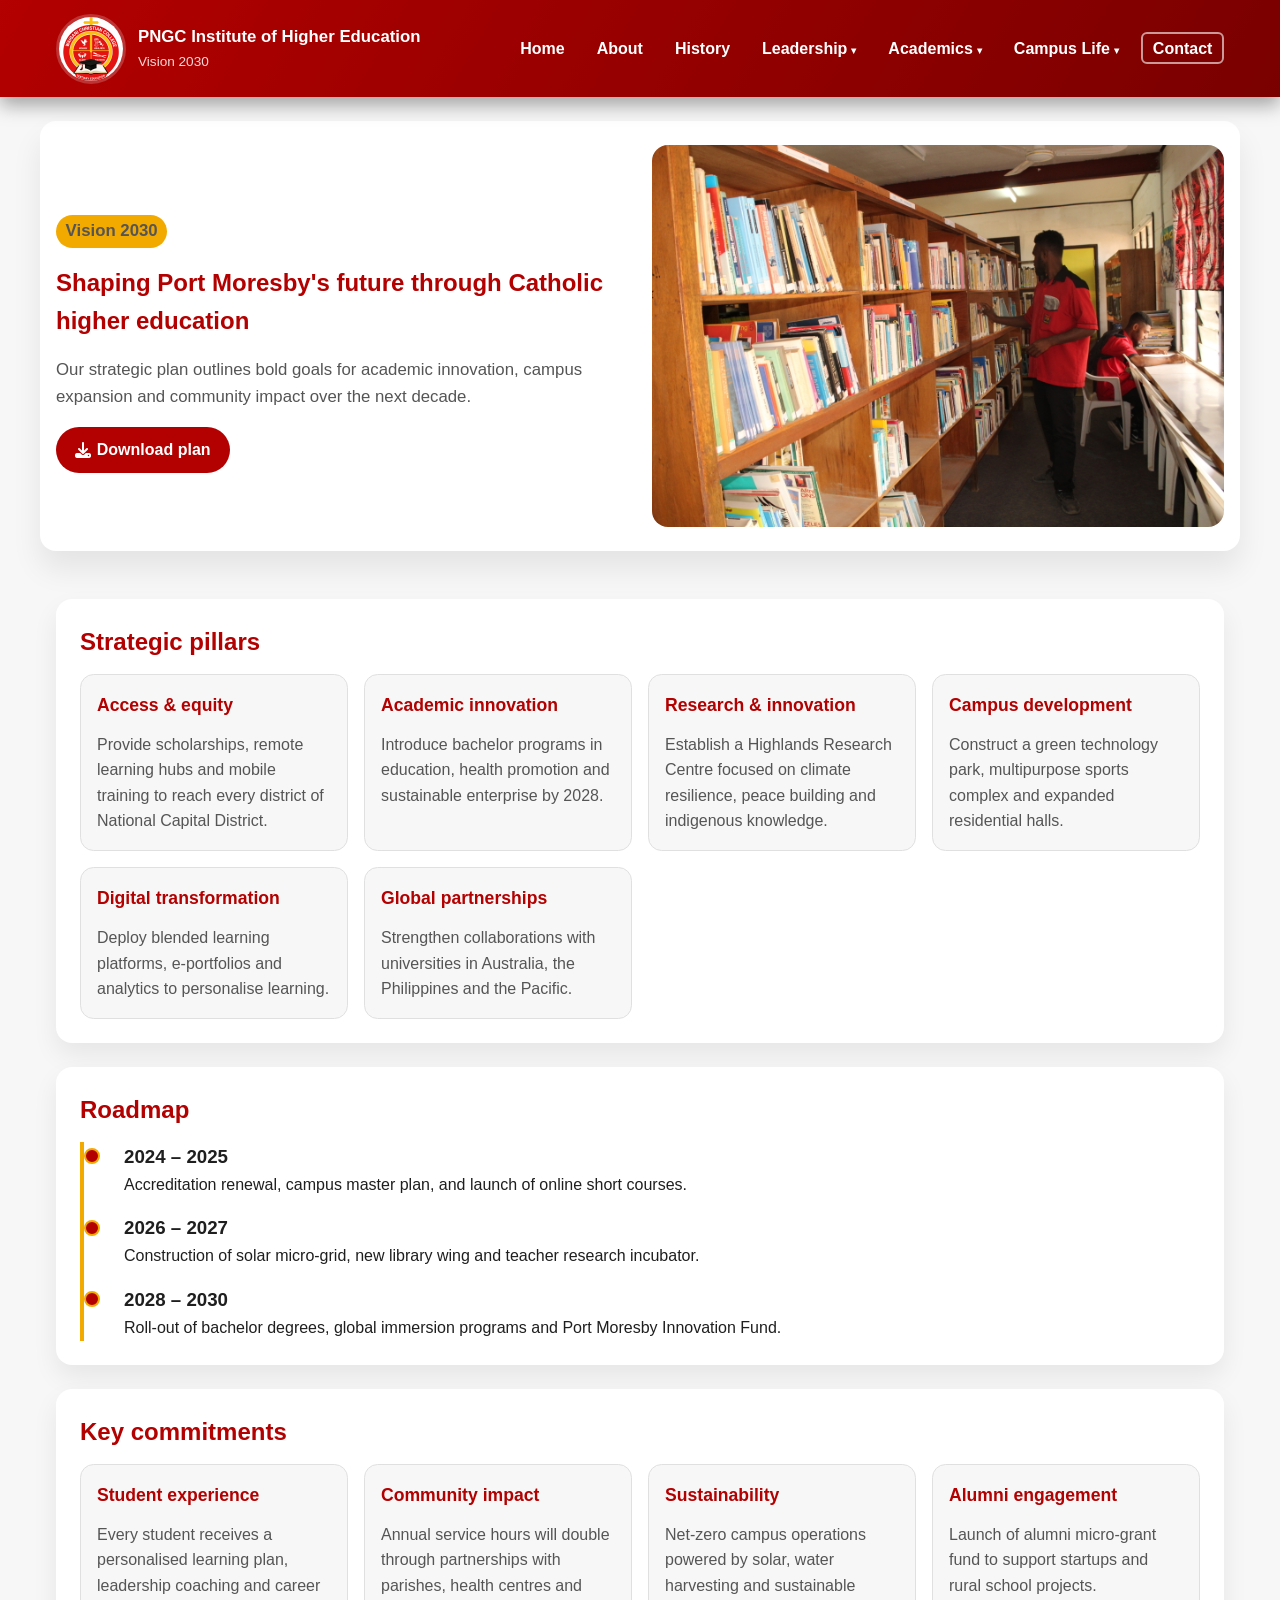
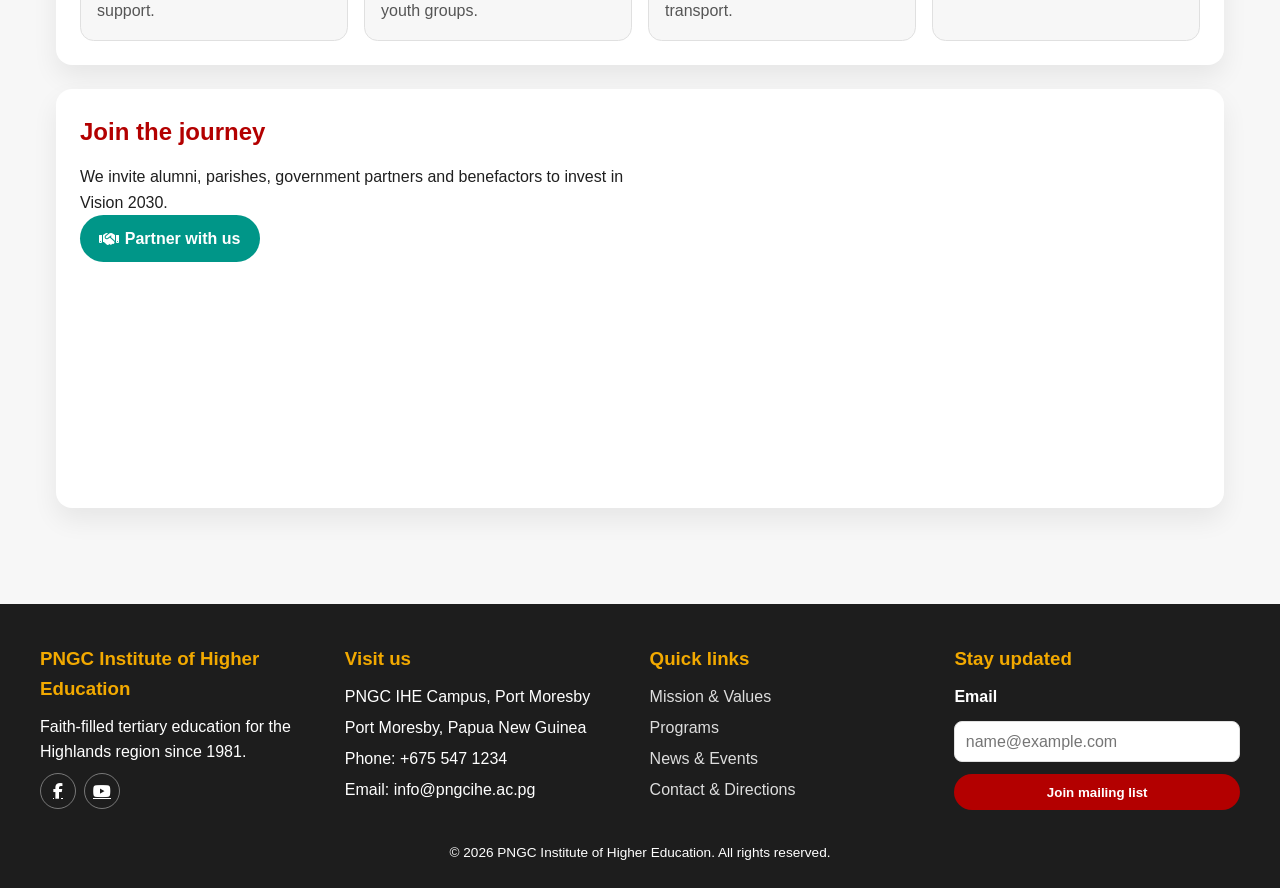
<file: vision.html>
<!DOCTYPE html>
<html lang="en">
<head>
    <meta charset="utf-8" />
    <meta name="viewport" content="width=device-width, initial-scale=1" />
    <title>Vision 2030 | PNGC Institute of Higher Education</title>
    <link rel="stylesheet" href="https://cdnjs.cloudflare.com/ajax/libs/font-awesome/6.4.0/css/all.min.css" crossorigin="anonymous" />
    <link rel="stylesheet" href="css/site.css" />
</head>
<body>
    <header class="site-header">
        <div class="header-content">
            <a class="logo-group" href="index.html">
                <img src="images/logo.png" alt="PNGC IHE crest" />
                <div>
                    <p class="logo-title">PNGC Institute of Higher Education</p>
                    <p class="logo-subtitle">Vision 2030</p>
                </div>
            </a>
            <button class="menu-toggle" aria-label="Toggle navigation" aria-expanded="false">
                <i class="fas fa-bars"></i>
            </button>
            <nav aria-label="Main navigation">
                <ul class="menu" id="main-menu">
                    <li><a href="index.html">Home</a></li>
                    <li><a href="about.html">About</a></li>
                    <li><a href="history.html">History</a></li>
                    <li class="has-submenu">
                        <a href="director.html">Leadership</a>
                        <ul class="submenu">
                            <li><a href="director.html">Director</a></li>
                            <li><a href="team.html">Team</a></li>
                        </ul>
                    </li>
                    <li class="has-submenu">
                        <a href="programs.html">Academics</a>
                        <ul class="submenu">
                            <li><a href="programs.html">Programs</a></li>
                            <li><a href="admissions.html">Admissions</a></li>
                            <li><a href="mission.html">Mission & Values</a></li>
                            <li><a href="vision.html" class="active">Vision 2030</a></li>
                        </ul>
                    </li>
                    <li class="has-submenu">
                        <a href="facilities.html">Campus Life</a>
                        <ul class="submenu">
                            <li><a href="facilities.html">Facilities</a></li>
                            <li><a href="parents.html">Parents</a></li>
                            <li><a href="news-events.html">News & Events</a></li>
                        </ul>
                    </li>
                    <li><a href="contact.html" class="btn-link">Contact</a></li>
                </ul>
            </nav>
        </div>
    </header>

    <section class="hero">
        <div>
            <p class="badge">Vision 2030</p>
            <h1>Shaping Port Moresby's future through Catholic higher education</h1>
            <p>Our strategic plan outlines bold goals for academic innovation, campus expansion and community impact over the next decade.</p>
            <a href="documents/PNGC-Vision2030-summary.pdf" class="btn"><i class="fas fa-download"></i> Download plan</a>
        </div>
        <img src="images/p3.jpg" alt="Students collaborating" />
    </section>

    <main>
        <section class="content-section">
            <h2 class="section-title">Strategic pillars</h2>
            <div class="card-grid">
                <article class="card">
                    <h3>Access & equity</h3>
                    <p>Provide scholarships, remote learning hubs and mobile training to reach every district of National Capital District.</p>
                </article>
                <article class="card">
                    <h3>Academic innovation</h3>
                    <p>Introduce bachelor programs in education, health promotion and sustainable enterprise by 2028.</p>
                </article>
                <article class="card">
                    <h3>Research & innovation</h3>
                    <p>Establish a Highlands Research Centre focused on climate resilience, peace building and indigenous knowledge.</p>
                </article>
                <article class="card">
                    <h3>Campus development</h3>
                    <p>Construct a green technology park, multipurpose sports complex and expanded residential halls.</p>
                </article>
                <article class="card">
                    <h3>Digital transformation</h3>
                    <p>Deploy blended learning platforms, e-portfolios and analytics to personalise learning.</p>
                </article>
                <article class="card">
                    <h3>Global partnerships</h3>
                    <p>Strengthen collaborations with universities in Australia, the Philippines and the Pacific.</p>
                </article>
            </div>
        </section>

        <section class="content-section">
            <h2 class="section-title">Roadmap</h2>
            <div class="timeline">
                <div class="timeline-item">
                    <h3>2024 – 2025</h3>
                    <p>Accreditation renewal, campus master plan, and launch of online short courses.</p>
                </div>
                <div class="timeline-item">
                    <h3>2026 – 2027</h3>
                    <p>Construction of solar micro-grid, new library wing and teacher research incubator.</p>
                </div>
                <div class="timeline-item">
                    <h3>2028 – 2030</h3>
                    <p>Roll-out of bachelor degrees, global immersion programs and Port Moresby Innovation Fund.</p>
                </div>
            </div>
        </section>

        <section class="content-section">
            <h2 class="section-title">Key commitments</h2>
            <div class="card-grid">
                <article class="card">
                    <h3>Student experience</h3>
                    <p>Every student receives a personalised learning plan, leadership coaching and career support.</p>
                </article>
                <article class="card">
                    <h3>Community impact</h3>
                    <p>Annual service hours will double through partnerships with parishes, health centres and youth groups.</p>
                </article>
                <article class="card">
                    <h3>Sustainability</h3>
                    <p>Net-zero campus operations powered by solar, water harvesting and sustainable transport.</p>
                </article>
                <article class="card">
                    <h3>Alumni engagement</h3>
                    <p>Launch of alumni micro-grant fund to support startups and rural school projects.</p>
                </article>
            </div>
        </section>

        <section class="content-section">
            <h2 class="section-title">Join the journey</h2>
            <div class="contact-grid">
                <div>
                    <p>We invite alumni, parishes, government partners and benefactors to invest in Vision 2030.</p>
                    <a href="contact.html" class="btn secondary"><i class="fas fa-handshake"></i> Partner with us</a>
                </div>
                <iframe src="https://www.youtube.com/embed/aqz-KE-bpKQ" title="Vision video" allowfullscreen></iframe>
            </div>
        </section>
    </main>

    <footer class="site-footer">
        <div class="footer-grid">
            <div>
                <h3>PNGC Institute of Higher Education</h3>
                <p>Faith-filled tertiary education for the Highlands region since 1981.</p>
                <div class="social-links">
                    <a href="https://www.facebook.com/PNGCIHE" target="_blank" rel="noopener" aria-label="Facebook"><i class="fab fa-facebook-f"></i></a>
                    <a href="https://www.youtube.com" target="_blank" rel="noopener" aria-label="YouTube"><i class="fab fa-youtube"></i></a>
                </div>
            </div>
            <div>
                <h3>Visit us</h3>
                <ul class="footer-links">
                    <li>PNGC IHE Campus, Port Moresby</li>
                    <li>Port Moresby, Papua New Guinea</li>
                    <li>Phone: +675 547 1234</li>
                    <li>Email: info@pngcihe.ac.pg</li>
                </ul>
            </div>
            <div>
                <h3>Quick links</h3>
                <ul class="footer-links">
                    <li><a href="mission.html">Mission & Values</a></li>
                    <li><a href="programs.html">Programs</a></li>
                    <li><a href="news-events.html">News & Events</a></li>
                    <li><a href="contact.html">Contact & Directions</a></li>
                </ul>
            </div>
            <div>
                <h3>Stay updated</h3>
                <form class="newsletter-form">
                    <label for="newsletter-email-vision">Email</label>
                    <input type="email" id="newsletter-email-vision" placeholder="name@example.com" required />
                    <button type="submit">Join mailing list</button>
                </form>
            </div>
        </div>
        <div class="footer-bottom">
            <p>&copy; <span id="year"></span> PNGC Institute of Higher Education. All rights reserved.</p>
        </div>
    </footer>
    <script src="js/script.js"></script>
</body>
</html>
</file>
<file: css/site.css>
:root {
    --primary: #b30000;
    --primary-dark: #7a0000;
    --secondary: #f2a900;
    --accent: #009688;
    --light: #ffffff;
    --muted: #f7f7f7;
    --text: #1f1f1f;
    --text-muted: #555555;
    --border: #e0e0e0;
}

* {
    box-sizing: border-box;
    margin: 0;
    padding: 0;
}

body {
    font-family: 'Segoe UI', Arial, sans-serif;
    background: var(--muted);
    color: var(--text);
    line-height: 1.6;
}

a {
    color: inherit;
}

img {
    max-width: 100%;
    display: block;
}

.site-header {
    background: linear-gradient(120deg, var(--primary), var(--primary-dark));
    color: var(--light);
    position: sticky;
    top: 0;
    z-index: 1000;
    box-shadow: 0 8px 18px rgba(0,0,0,0.35);
}

.header-content {
    max-width: 1200px;
    margin: 0 auto;
    padding: 0.85rem 1rem;
    display: flex;
    align-items: center;
    gap: 1rem;
}

.logo-group {
    display: flex;
    align-items: center;
    gap: 0.75rem;
    text-decoration: none;
    color: var(--light);
}

.logo-group img {
    width: 70px;
    height: 70px;
    border-radius: 50%;
    border: 3px solid rgba(255,255,255,0.2);
    object-fit: cover;
}

.logo-title {
    font-weight: 700;
    font-size: 1.05rem;
}

.logo-subtitle {
    font-size: 0.85rem;
    opacity: 0.85;
}

nav {
    margin-left: auto;
}

.menu-toggle {
    display: none;
    border: none;
    background: rgba(255,255,255,0.1);
    color: var(--light);
    padding: 0.4rem 0.9rem;
    border-radius: 6px;
    font-size: 1rem;
}

.menu {
    list-style: none;
    display: flex;
    gap: 0.8rem;
}

.menu > li {
    position: relative;
}

.menu a {
    color: var(--light);
    text-decoration: none;
    font-weight: 600;
    padding: 0.35rem 0.6rem;
    border-radius: 6px;
    transition: background 0.2s ease;
}

.menu a.active,
.menu a:hover,
.menu a:focus-visible {
    background: rgba(255,255,255,0.18);
}

.btn-link {
    border: 2px solid rgba(255,255,255,0.6);
}

.has-submenu > a::after {
    content: '\25BE';
    font-size: 0.6rem;
    margin-left: 0.25rem;
}

.submenu {
    position: absolute;
    left: 0;
    top: calc(100% + 0.3rem);
    list-style: none;
    background: var(--light);
    color: var(--text);
    border-radius: 0.5rem;
    box-shadow: 0 12px 24px rgba(0,0,0,0.15);
    display: none;
    min-width: 210px;
    padding: 0.7rem 0;
    z-index: 1001;
}

.submenu li a {
    display: block;
    padding: 0.5rem 1rem;
    color: var(--text);
    font-weight: 500;
}

.has-submenu:focus-within > .submenu,
.has-submenu:hover > .submenu,
.has-submenu.open > .submenu {
    display: block;
}

.hero,
.slider,
main {
    max-width: 1200px;
    margin: 0 auto;
    padding: 1.5rem 1rem;
}

.hero {
    background: var(--light);
    border-radius: 1rem;
    margin-top: 1.5rem;
    display: grid;
    grid-template-columns: repeat(auto-fit, minmax(280px,1fr));
    gap: 1.5rem;
    align-items: center;
    box-shadow: 0 18px 30px rgba(0,0,0,0.08);
}

.hero h1,
.hero h2 {
    color: var(--primary);
}

.hero p {
    color: var(--text-muted);
    margin: 1rem 0;
    font-size: 1.05rem;
}

.hero-highlights {
    list-style: none;
    display: flex;
    flex-direction: column;
    gap: 0.4rem;
    color: var(--text);
    margin-bottom: 1rem;
}

.hero-highlights i {
    color: var(--accent);
    margin-right: 0.4rem;
}

.hero-message {
    display: flex;
    flex-direction: column;
    gap: 1rem;
}

.hero-crests {
    display: flex;
    align-items: center;
    justify-content: space-between;
    gap: 0.75rem;
    flex-wrap: wrap;
}

.hero-crests img {
    width: 76px;
    height: 76px;
    border-radius: 50%;
    object-fit: contain;
    border: 3px solid rgba(0,0,0,0.05);
    background: var(--light);
    padding: 0.35rem;
    box-shadow: 0 10px 18px rgba(0,0,0,0.08);
}

.hero-crests-text {
    flex: 1 1 180px;
    text-align: center;
    font-weight: 700;
    text-transform: uppercase;
    letter-spacing: 0.08em;
    color: var(--primary);
}

.hero-intake-title {
    font-size: clamp(2.1rem, 5vw, 3.6rem);
    text-transform: uppercase;
    letter-spacing: 0.05em;
    margin-bottom: 0.3rem;
}

.hero-contact {
    background: linear-gradient(120deg, rgba(179,0,0,0.08), rgba(242,169,0,0.12));
    border-radius: 0.85rem;
    border: 1px solid rgba(0,0,0,0.08);
    border-left: 4px solid var(--primary);
    padding: 0.85rem 1rem;
    display: flex;
    flex-direction: column;
    gap: 0.35rem;
}

.hero-contact p {
    margin: 0;
    display: flex;
    align-items: center;
    gap: 0.4rem;
    color: var(--text);
    font-weight: 500;
}

.hero-contact i {
    color: var(--primary);
}

.cta-group {
    display: flex;
    flex-wrap: wrap;
    gap: 0.75rem;
}

.hero img,
.hero video {
    border-radius: 1rem;
}

.hero-media {
    position: relative;
    display: grid;
    gap: 0.75rem;
}

.hero-media-card {
    background: linear-gradient(120deg, rgba(179,0,0,0.9), rgba(242,169,0,0.85));
    color: var(--light);
    padding: 1rem;
    border-radius: 0.85rem;
    box-shadow: 0 14px 22px rgba(0,0,0,0.15);
}

.hero-media-card span {
    display: block;
    margin-top: 0.5rem;
    font-size: 0.9rem;
    opacity: 0.9;
}

.hero-social {
    display: flex;
    gap: 0.5rem;
    margin-top: 1rem;
}

.hero-social a {
    width: 40px;
    height: 40px;
    border-radius: 50%;
    border: 1px solid var(--border);
    display: inline-flex;
    align-items: center;
    justify-content: center;
    color: var(--primary);
    background: var(--muted);
}

.btn,
button.btn,
input[type="submit"],
.newsletter-form button {
    display: inline-flex;
    align-items: center;
    justify-content: center;
    gap: 0.35rem;
    background: var(--primary);
    color: var(--light);
    border: none;
    padding: 0.65rem 1.2rem;
    border-radius: 999px;
    cursor: pointer;
    font-weight: 600;
    text-decoration: none;
}

.btn.secondary {
    background: var(--accent);
}

.btn.ghost {
    background: transparent;
    border: 2px solid var(--primary);
    color: var(--primary);
}

.content-section {
    background: var(--light);
    border-radius: 1rem;
    padding: 1.5rem;
    margin: 1.5rem 0;
    box-shadow: 0 12px 26px rgba(0,0,0,0.07);
}

.section-header {
    display: flex;
    flex-direction: column;
    gap: 0.4rem;
}

.section-title {
    font-size: 1.5rem;
    color: var(--primary);
    margin-bottom: 0.8rem;
}

.section-lead {
    color: var(--text-muted);
    margin-bottom: 1.5rem;
}

.card-grid {
    display: grid;
    grid-template-columns: repeat(auto-fit, minmax(240px,1fr));
    gap: 1rem;
}

.card {
    border: 1px solid var(--border);
    border-radius: 0.85rem;
    padding: 1rem;
    background: var(--muted);
    display: flex;
    flex-direction: column;
    gap: 0.8rem;
}

.card img {
    border-radius: 0.75rem;
    height: 160px;
    object-fit: cover;
}

.card h3 {
    color: var(--primary);
    font-size: 1.1rem;
}

.card p {
    color: var(--text-muted);
    flex: 1;
}

.stats-grid {
    display: grid;
    grid-template-columns: repeat(auto-fit,minmax(160px,1fr));
    gap: 1rem;
}

.stat {
    background: var(--primary);
    color: var(--light);
    border-radius: 0.85rem;
    padding: 1rem;
    text-align: center;
    box-shadow: 0 10px 18px rgba(0,0,0,0.2);
}

.stat strong {
    display: block;
    font-size: 2rem;
}

.media-grid {
    display: grid;
    grid-template-columns: repeat(auto-fit, minmax(240px,1fr));
    gap: 1rem;
}

.media-grid iframe,
.media-grid video {
    width: 100%;
    height: 260px;
    border-radius: 0.85rem;
    border: none;
}

.timeline {
    border-left: 4px solid var(--secondary);
    padding-left: 1.5rem;
    display: flex;
    flex-direction: column;
    gap: 1rem;
}

.timeline-item {
    position: relative;
    padding-left: 1rem;
}

.timeline-item::before {
    content: '';
    position: absolute;
    left: -1.5rem;
    top: 0.4rem;
    width: 12px;
    height: 12px;
    background: var(--primary);
    border-radius: 50%;
    border: 2px solid var(--secondary);
}

.contact-grid {
    display: grid;
    grid-template-columns: repeat(auto-fit, minmax(240px,1fr));
    gap: 1rem;
}

.contact-grid iframe {
    width: 100%;
    min-height: 320px;
    border: 0;
    border-radius: 0.85rem;
}

form {
    display: flex;
    flex-direction: column;
    gap: 0.75rem;
}

label {
    font-weight: 600;
}

input,
textarea,
select {
    padding: 0.65rem;
    border-radius: 0.5rem;
    border: 1px solid var(--border);
    font-size: 1rem;
}

textarea {
    min-height: 120px;
}

.gallery-grid {
    display: grid;
    grid-template-columns: repeat(auto-fit,minmax(220px,1fr));
    gap: 0.75rem;
}

.gallery-grid img {
    border-radius: 0.85rem;
    height: 180px;
    object-fit: cover;
}

.table {
    width: 100%;
    border-collapse: collapse;
    margin-top: 1rem;
}

.table th,
.table td {
    padding: 0.8rem;
    border: 1px solid var(--border);
}

.table th {
    background: var(--primary);
    color: var(--light);
}

.alert {
    padding: 1rem;
    border-radius: 0.85rem;
    background: rgba(242,169,0,0.15);
    border: 1px solid rgba(242,169,0,0.4);
    margin: 1rem 0;
}

.badge {
    display: inline-block;
    background: var(--secondary);
    color: var(--text);
    padding: 0.2rem 0.6rem;
    border-radius: 999px;
    font-size: 0.8rem;
    font-weight: 600;
}

.site-footer {
    background: #1d1d1d;
    color: var(--light);
    margin-top: 3rem;
    padding: 2.5rem 1rem 1.5rem;
}

.footer-grid {
    display: grid;
    grid-template-columns: repeat(auto-fit, minmax(220px,1fr));
    gap: 1.2rem;
    max-width: 1200px;
    margin: 0 auto;
}

.footer-grid h3 {
    color: var(--secondary);
    margin-bottom: 0.6rem;
}

.footer-links,
.footer-grid ul {
    list-style: none;
    display: flex;
    flex-direction: column;
    gap: 0.35rem;
}

.footer-links a {
    color: rgba(255,255,255,0.85);
    text-decoration: none;
}

.footer-links a:hover {
    color: var(--secondary);
}

.social-links {
    display: flex;
    gap: 0.5rem;
    margin-top: 0.5rem;
}

.social-links a {
    width: 36px;
    height: 36px;
    border-radius: 50%;
    border: 1px solid rgba(255,255,255,0.4);
    display: inline-flex;
    align-items: center;
    justify-content: center;
}

.newsletter-form input {
    width: 100%;
}

.footer-bottom {
    text-align: center;
    margin-top: 2rem;
    font-size: 0.85rem;
}

.slider {
    position: relative;
    padding-top: 0;
}

.slides img {
    width: 100%;
    height: clamp(240px, 45vw, 420px);
    object-fit: cover;
    border-radius: 1rem;
    display: none;
}

.slides img.active {
    display: block;
}

.slide-overlay {
    position: absolute;
    bottom: 1.5rem;
    left: 50%;
    transform: translateX(-50%);
    width: calc(100% - 3rem);
    background: rgba(0,0,0,0.55);
    color: var(--light);
    padding: 1rem 1.5rem;
    border-radius: 0.85rem;
}

.slide-kicker {
    text-transform: uppercase;
    letter-spacing: 0.3em;
    font-size: 0.85rem;
    color: rgba(255,255,255,0.85);
    margin-bottom: 0.35rem;
    display: inline-block;
}

.event-list {
    display: flex;
    flex-direction: column;
    gap: 1rem;
}

.event-card {
    border: 1px solid var(--border);
    border-radius: 0.85rem;
    padding: 1rem;
    background: var(--muted);
}

.event-card strong {
    color: var(--primary);
}

.resource-list {
    list-style: none;
    display: flex;
    flex-direction: column;
    gap: 0.6rem;
}

.resource-list a {
    color: var(--primary);
    text-decoration: none;
    font-weight: 600;
}

.spotlight {
    background: radial-gradient(circle at top, rgba(242,169,0,0.2), transparent 60%), var(--light);
}

.filter-tabs {
    display: flex;
    gap: 0.75rem;
    flex-wrap: wrap;
    margin-bottom: 1.5rem;
}

.tab {
    border: 1px solid var(--border);
    background: var(--muted);
    padding: 0.5rem 1rem;
    border-radius: 999px;
    cursor: pointer;
    font-weight: 600;
}

.tab.active {
    border-color: var(--primary);
    color: var(--light);
    background: var(--primary);
}

.showcase-grid {
    display: grid;
    grid-template-columns: repeat(auto-fit, minmax(220px,1fr));
    gap: 1rem;
}

.showcase-card {
    background: var(--muted);
    border-radius: 0.85rem;
    padding: 1rem;
    border: 1px solid var(--border);
    box-shadow: 0 10px 18px rgba(0,0,0,0.05);
    display: flex;
    flex-direction: column;
    gap: 0.75rem;
}

.showcase-card img,
.showcase-card iframe,
.showcase-card video {
    border-radius: 0.75rem;
    width: 100%;
    height: 180px;
    object-fit: cover;
    border: none;
}

.showcase-card h3 {
    color: var(--primary);
}

@media (max-width: 900px) {
    .header-content {
        gap: 0.5rem;
        flex-wrap: wrap;
        align-items: center;
    }

    .logo-group {
        flex: 1;
        min-width: 0;
    }

    .menu-toggle {
        display: inline-flex;
        order: -1;
        margin-right: auto;
        margin-left: 0;
        padding: 0.4rem 0.7rem;
    }

    nav {
        width: 100%;
        margin-left: 0;
    }

    .menu {
        position: absolute;
        left: 0;
        right: 0;
        top: 100%;
        flex-direction: column;
        background: var(--primary);
        padding: 1rem;
        display: none;
    }

    .menu.show {
        display: flex;
    }

    .submenu {
        position: static;
        box-shadow: none;
        background: rgba(255,255,255,0.1);
        color: var(--light);
    }

    .submenu li a {
        color: var(--light);
    }

    .slide-overlay {
        font-size: 0.95rem;
    }
}

@media (max-width: 600px) {
    .hero-crests {
        justify-content: center;
    }

    .hero-crests-text {
        order: 3;
        font-size: 0.8rem;
    }

    .hero-crests img {
        width: 64px;
        height: 64px;
    }

    .hero-contact {
        font-size: 0.95rem;
    }
}
</file>
